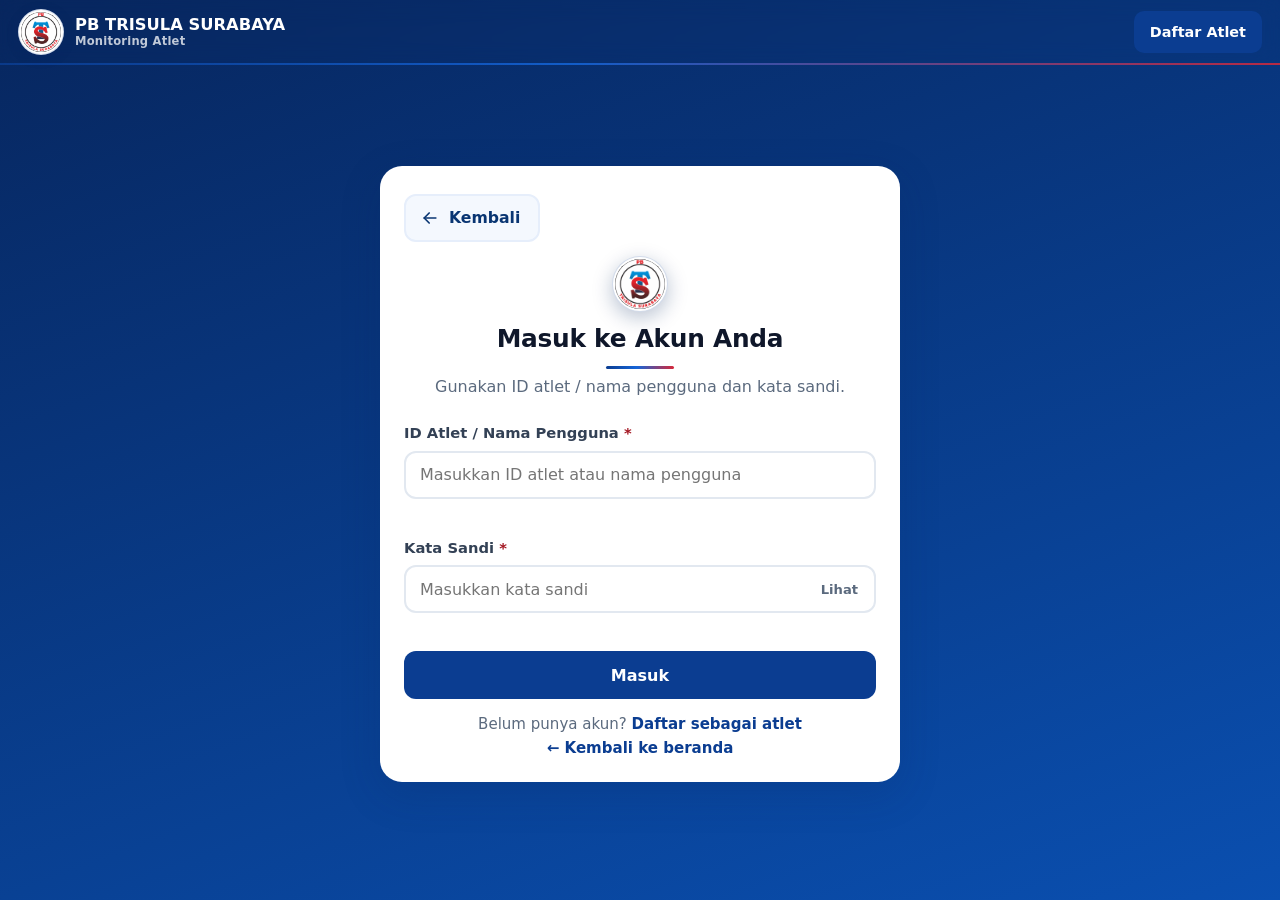
<file: app.html>
<!DOCTYPE html>
<html lang="id">
<head>
  <meta charset="UTF-8">
  <meta name="viewport" content="width=device-width, initial-scale=1, viewport-fit=cover, interactive-widget=resizes-content">
  <meta name="theme-color" content="#0b3d91">
  <link rel="icon" type="image/png" href="assets/favicon.png">
  <title>Dashboard â€” PB TRISULA SURABAYA</title>
  <link rel="stylesheet" href="css/style.css?v=9">
</head>
<body>
  <div class="app-shell">
    <aside class="sidebar" id="sidebar" aria-label="Menu samping"></aside>

    <div class="app-main">
      <header class="app-topbar">
        <div class="flex items-center gap-1" style="min-width:0">
          <img class="brand-logo brand-logo-sm" src="assets/logo-pb-trisula.png" alt="Logo PB Trisula Surabaya" width="38" height="38">
          <button class="icon-btn menu-toggle" id="side-toggle" aria-label="Buka menu">
            <svg width="22" height="22" viewBox="0 0 24 24" fill="none" stroke="currentColor" stroke-width="2" stroke-linecap="round"><path d="M4 7h16"/><path d="M4 12h16"/><path d="M4 17h16"/></svg>
          </button>
          <div style="min-width:0">
            <div class="title" id="page-title">Beranda</div>
            <div class="sub" id="page-sub">PB Trisula Surabaya</div>
          </div>
        </div>
        <div class="topbar-right">
          <button class="icon-btn" id="btn-refresh" aria-label="Muat ulang data">
            <svg width="21" height="21" viewBox="0 0 24 24" fill="none" stroke="currentColor" stroke-width="2" stroke-linecap="round"><path d="M20 12a8 8 0 1 1-2.3-5.6"/><path d="M20 4v5h-5"/></svg>
          </button>
          <button class="btn btn-sm btn-ghost" id="btn-logout">
            <svg width="18" height="18" viewBox="0 0 24 24" fill="none" stroke="currentColor" stroke-width="2" stroke-linecap="round"><path d="M14 4h5v16h-5"/><path d="M10 8l-4 4 4 4"/><path d="M6 12h10"/></svg>
            Keluar
          </button>
        </div>
      </header>

      <main class="app-content" id="page-content"></main>
    </div>

    <nav class="bottom-nav" id="bottom-nav" aria-label="Navigasi bawah"></nav>
    <div class="drawer-backdrop" id="drawer-backdrop" hidden></div>
    <div id="modal-host"></div>
  </div>

  <script src="js/config.js?v=11"></script>
  <script src="js/utils.js?v=11"></script>
  <script src="js/store.js?v=11"></script>
  <script src="js/filestore.js?v=11"></script>
  <script src="js/auth.js?v=11"></script>
  <script src="js/ui.js?v=11"></script>
  <script src="js/charts.js?v=11"></script>
  <script src="js/shared.js?v=11"></script>
  <script src="js/pickers.js?v=11"></script>
<script src="js/kategori.js?v=11"></script>
  <script src="js/jadwal.js?v=11"></script>
  <script src="js/docs.js?v=11"></script>
  <script src="js/landing-store.js?v=11"></script>
  <script src="js/cloud.js?v=11"></script>
  <script src="js/pages-coach.js?v=11"></script>
  <script src="js/pages-assistant.js?v=11"></script>
  <script src="js/pages-athlete.js?v=11"></script>
  <script src="js/pages-landing.js?v=11"></script>
  <script src="js/pages-monitoring.js?v=11"></script>
  <script src="js/kemajuan.js?v=11"></script>
  <script src="js/ekspor.js?v=11"></script>
<script src="js/kartu-atlet.js?v=11"></script>
<script src="js/keuangan.js?v=11"></script>
<script src="js/app.js?v=11"></script>
  <script>
    document.addEventListener('DOMContentLoaded', function () {
      Store.init().then(function () {
        App.init();
      });
    });
  </script>
</body>
</html>
</file>
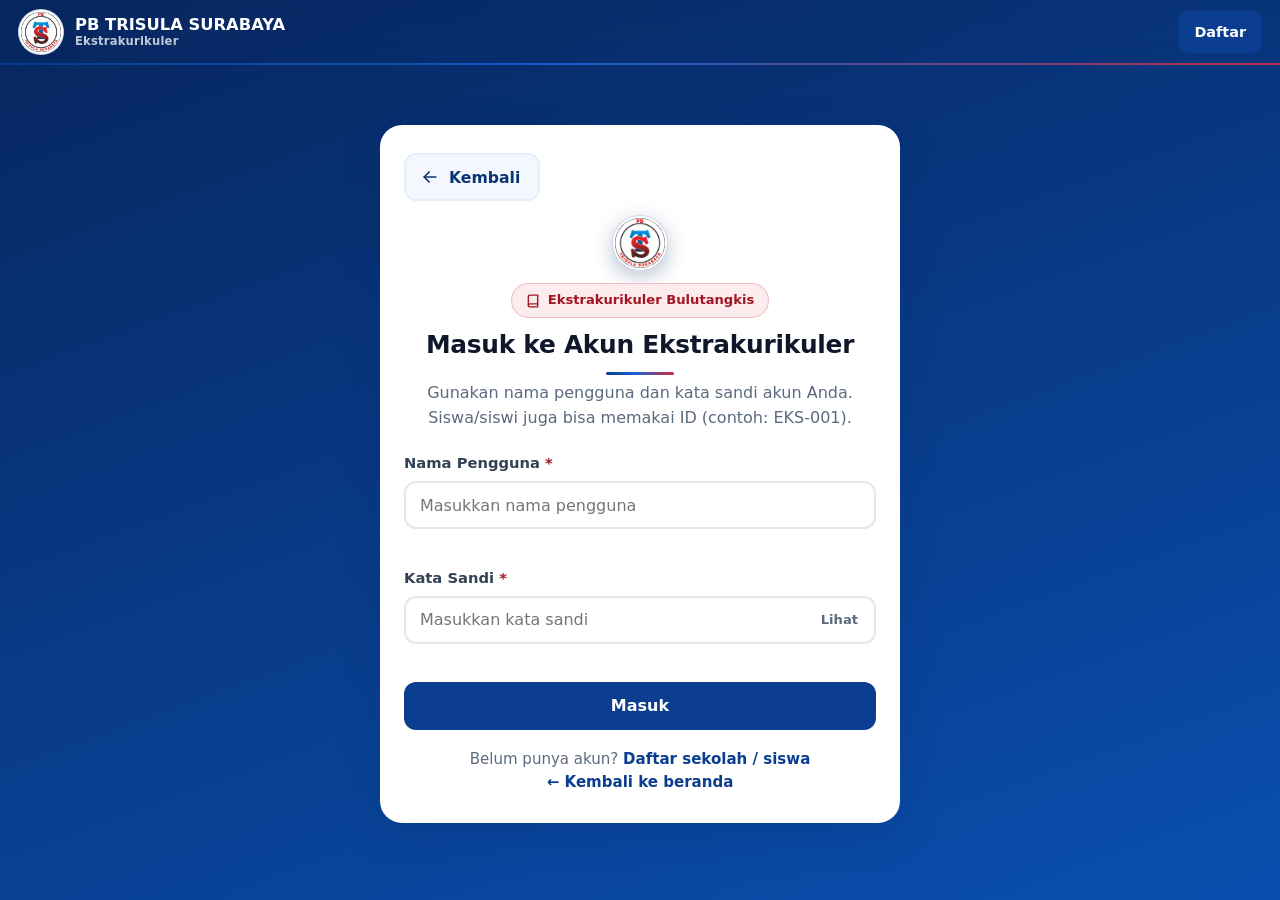
<file: ekskul-app.html>
<!DOCTYPE html>
<html lang="id">
<head>
  <meta charset="UTF-8">
  <meta name="viewport" content="width=device-width, initial-scale=1, viewport-fit=cover, interactive-widget=resizes-content">
  <meta name="theme-color" content="#0b3d91">
  <link rel="icon" type="image/png" href="assets/favicon.png">
  <title>Dashboard Ekstrakurikuler — PB TRISULA SURABAYA</title>
  <link rel="stylesheet" href="css/style.css?v=8">
  <link rel="stylesheet" href="css/ekskul.css?v=3">
</head>
<body>
  <div class="app-shell">
    <aside class="sidebar" id="sidebar" aria-label="Menu samping"></aside>

    <div class="app-main">
      <header class="app-topbar">
        <div class="flex items-center gap-1" style="min-width:0">
          <img class="brand-logo brand-logo-sm" src="assets/logo-pb-trisula.png" alt="Logo PB Trisula Surabaya" width="38" height="38">
          <button class="icon-btn menu-toggle" id="side-toggle" aria-label="Buka menu">
            <svg width="22" height="22" viewBox="0 0 24 24" fill="none" stroke="currentColor" stroke-width="2" stroke-linecap="round"><path d="M4 7h16"/><path d="M4 12h16"/><path d="M4 17h16"/></svg>
          </button>
          <div style="min-width:0">
            <div class="title" id="page-title">Beranda</div>
            <div class="sub" id="page-sub">Ekstrakurikuler</div>
          </div>
        </div>
        <div class="topbar-right">
          <button class="icon-btn" id="btn-refresh" aria-label="Muat ulang data">
            <svg width="21" height="21" viewBox="0 0 24 24" fill="none" stroke="currentColor" stroke-width="2" stroke-linecap="round"><path d="M20 12a8 8 0 1 1-2.3-5.6"/><path d="M20 4v5h-5"/></svg>
          </button>
          <button class="btn btn-sm btn-ghost" id="btn-logout">
            <svg width="18" height="18" viewBox="0 0 24 24" fill="none" stroke="currentColor" stroke-width="2" stroke-linecap="round"><path d="M14 4h5v16h-5"/><path d="M10 8l-4 4 4 4"/><path d="M6 12h10"/></svg>
            Keluar
          </button>
        </div>
      </header>

      <main class="app-content" id="page-content"></main>
    </div>

    <nav class="bottom-nav" id="bottom-nav" aria-label="Navigasi bawah"></nav>
    <div class="drawer-backdrop" id="drawer-backdrop" hidden></div>
    <div id="modal-host"></div>
  </div>

  <script src="js/utils.js?v=8"></script>
  <script src="js/ui.js?v=8"></script>
  <script src="js/ekskul-store.js?v=3"></script>
  <script src="js/ekskul-ui.js?v=2"></script>
  <script src="js/ekskul-pages.js?v=4"></script>
  <script src="js/ekskul-app.js?v=4"></script>
  <script>
    (function () {
      var jalan = false;
      function boot() {
        if (jalan) return;
        jalan = true;
        EkskulApp.init();
      }
      if (document.readyState === 'loading') document.addEventListener('DOMContentLoaded', boot);
      else boot();
    })();
  </script>
</body>
</html>
</file>
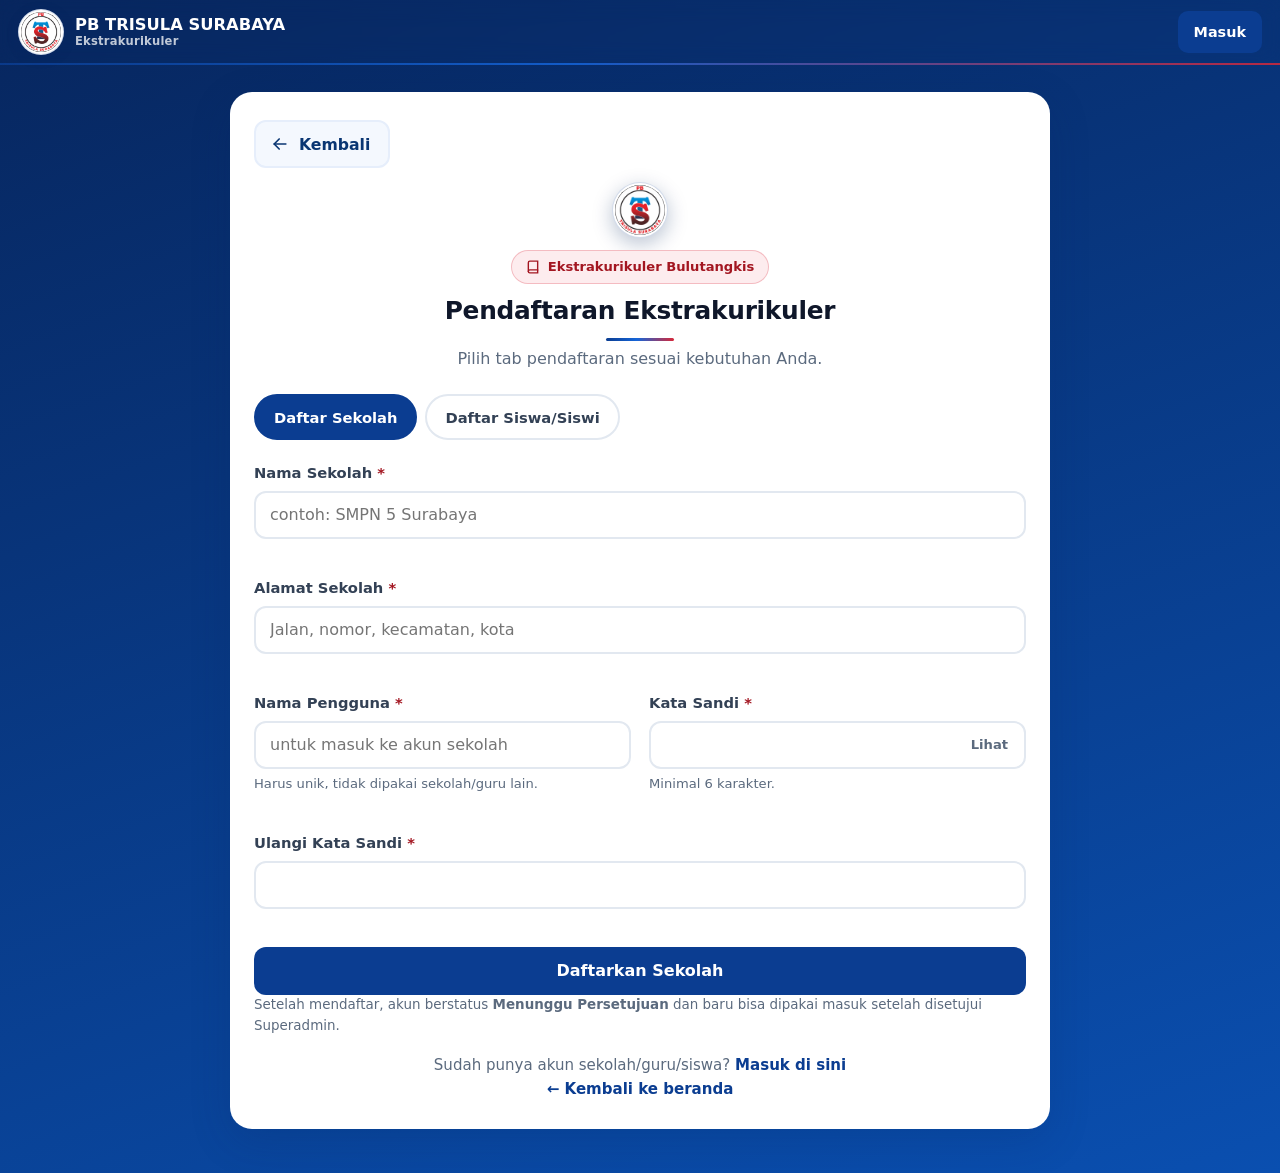
<file: ekskul-daftar.html>
<!DOCTYPE html>
<html lang="id">
<head>
  <meta charset="UTF-8">
  <meta name="viewport" content="width=device-width, initial-scale=1, viewport-fit=cover">
  <meta name="theme-color" content="#0b3d91">
  <link rel="icon" type="image/png" href="assets/favicon.png">
  <title>Daftar Ekstrakurikuler — PB TRISULA SURABAYA</title>
  <link rel="stylesheet" href="css/style.css?v=8">
  <link rel="stylesheet" href="css/ekskul.css?v=3">
</head>
<body>
  <div class="auth-wrap">
    <header class="topbar" style="background:transparent;border:none">
      <a class="brand" href="index.html" style="color:#fff">
        <img class="brand-logo" src="assets/logo-pb-trisula.png" alt="Logo PB Trisula Surabaya" width="46" height="46">
        <div class="brand-text" style="color:#fff">PB TRISULA SURABAYA<small style="color:rgba(255,255,255,.75)">Ekstrakurikuler</small></div>
      </a>
      <a class="btn btn-sm btn-light" href="ekskul-login.html">Masuk</a>
    </header>

    <main class="auth-main">
      <div class="auth-card wide" id="eks-daftar-wrap">
        <div class="back-bar">
          <button type="button" class="btn-back" data-pub-back="ekskul.html">
            <svg width="20" height="20" viewBox="0 0 24 24" fill="none" stroke="currentColor" stroke-width="2" stroke-linecap="round" stroke-linejoin="round"><path d="M19 12H5"/><path d="M11 6l-6 6 6 6"/></svg>
            <span>Kembali</span>
          </button>
        </div>

        <div class="auth-head">
          <img class="brand-logo brand-logo-lg" src="assets/logo-pb-trisula.png" alt="Logo PB Trisula Surabaya" width="56" height="56">
          <span class="eks-badge">
            <svg width="14" height="14" viewBox="0 0 24 24" fill="none" stroke="currentColor" stroke-width="2.4" stroke-linecap="round"><path d="M4 19.5A2.5 2.5 0 0 1 6.5 17H20"/><path d="M6.5 2H20v20H6.5A2.5 2.5 0 0 1 4 19.5v-15A2.5 2.5 0 0 1 6.5 2z"/></svg>
            Ekstrakurikuler Bulutangkis
          </span>
          <h1 id="eks-daftar-judul">Pendaftaran Ekstrakurikuler</h1>
          <p id="eks-daftar-sub">Pilih tab pendaftaran sesuai kebutuhan Anda.</p>
        </div>

        <div class="tabs" role="tablist" id="eks-tab">
          <button type="button" class="tab active" data-mode="sekolah" role="tab">Daftar Sekolah</button>
          <button type="button" class="tab" data-mode="siswa" role="tab">Daftar Siswa/Siswi</button>
        </div>

        <div id="eks-sukses" hidden></div>

        <!-- ===== Tab: Daftar Sekolah ===== -->
        <form id="eks-form-sekolah" novalidate>
          <div class="field">
            <label class="label" for="sk-nama">Nama Sekolah <span class="req">*</span></label>
            <input class="input" type="text" id="sk-nama" name="nama" placeholder="contoh: SMPN 5 Surabaya" required>
            <div class="field-error" data-error-for="nama"></div>
          </div>
          <div class="field">
            <label class="label" for="sk-alamat">Alamat Sekolah <span class="req">*</span></label>
            <input class="input" type="text" id="sk-alamat" name="alamat" placeholder="Jalan, nomor, kecamatan, kota" required>
            <div class="field-error" data-error-for="alamat"></div>
          </div>
          <div class="form-grid cols-2">
            <div class="field">
              <label class="label" for="sk-username">Nama Pengguna <span class="req">*</span></label>
              <input class="input" type="text" id="sk-username" name="username" autocomplete="off" placeholder="untuk masuk ke akun sekolah" required>
              <div class="help">Harus unik, tidak dipakai sekolah/guru lain.</div>
              <div class="field-error" data-error-for="username"></div>
            </div>
            <div class="field">
              <label class="label" for="sk-password">Kata Sandi <span class="req">*</span></label>
              <div class="pw-wrap">
                <input class="input" type="password" id="sk-password" name="password" autocomplete="new-password" required>
                <button type="button" class="pw-toggle" data-pw-toggle="sk-password">Lihat</button>
              </div>
              <div class="help">Minimal 6 karakter.</div>
              <div class="field-error" data-error-for="password"></div>
            </div>
          </div>
          <div class="field">
            <label class="label" for="sk-password2">Ulangi Kata Sandi <span class="req">*</span></label>
            <input class="input" type="password" id="sk-password2" name="password2" autocomplete="new-password" required>
            <div class="field-error" data-error-for="password2"></div>
          </div>
          <button class="btn btn-block" type="submit">Daftarkan Sekolah</button>
          <p class="hint-kecil mt-2 mb-0">Setelah mendaftar, akun berstatus <b>Menunggu Persetujuan</b> dan baru bisa dipakai masuk setelah disetujui Superadmin.</p>
        </form>

        <!-- ===== Tab: Daftar Siswa/Siswi ===== -->
        <form id="eks-form-siswa" hidden novalidate>
          <div class="form-grid cols-2">
            <div class="field">
              <label class="label" for="sw-nama">Nama <span class="req">*</span></label>
              <input class="input" type="text" id="sw-nama" name="nama" placeholder="Nama lengkap siswa/siswi" required>
              <div class="field-error" data-error-for="nama"></div>
            </div>
            <div class="field">
              <label class="label" for="sw-kelas">Kelas <span class="req">*</span></label>
              <input class="input" type="text" id="sw-kelas" name="kelas" placeholder="contoh: 8A" required>
              <div class="field-error" data-error-for="kelas"></div>
            </div>
          </div>
          <div class="field">
            <label class="label" for="sw-cari-sekolah">Asal Sekolah <span class="req">*</span></label>
            <p class="hint-kecil">Ketik nama sekolah untuk mencari, lalu pilih dari daftar.</p>
            <input class="input" type="search" id="sw-cari-sekolah" placeholder="Cari sekolah yang sudah disetujui..." autocomplete="off">
            <div class="combo-hasil" id="sw-daftar-sekolah" hidden></div>
            <input type="hidden" id="sw-sekolah-id" value="">
            <div class="help" id="sw-sekolah-terpilih">Belum ada sekolah dipilih.</div>
            <div class="field-error" data-error-for="sekolah"></div>
          </div>
          <div class="form-grid cols-2">
            <div class="field">
              <label class="label" for="sw-jk">Jenis Kelamin <span class="req">*</span></label>
              <select class="input" id="sw-jk" name="jk" required>
                <option value="">-- Pilih --</option>
                <option value="Laki-laki">Laki-laki</option>
                <option value="Perempuan">Perempuan</option>
              </select>
              <div class="field-error" data-error-for="jk"></div>
            </div>
            <div class="field">
              <label class="label" for="sw-usia">Usia <span class="req">*</span></label>
              <input class="input" type="number" id="sw-usia" name="usia" min="5" max="25" step="1" placeholder="angka 5 - 25" required>
              <div class="field-error" data-error-for="usia"></div>
            </div>
          </div>
          <div class="form-grid cols-2">
            <div class="field">
              <label class="label" for="sw-username">Nama Pengguna <span class="req">*</span></label>
              <input class="input" type="text" id="sw-username" name="username" autocomplete="off" placeholder="untuk masuk ke akun siswa" required>
              <div class="field-error" data-error-for="username"></div>
            </div>
            <div class="field">
              <label class="label" for="sw-password">Kata Sandi <span class="req">*</span></label>
              <div class="pw-wrap">
                <input class="input" type="password" id="sw-password" name="password" autocomplete="new-password" placeholder="minimal 6 karakter" required>
                <button type="button" class="pw-toggle" data-pw-toggle="sw-password">Lihat</button>
              </div>
              <div class="field-error" data-error-for="password"></div>
            </div>
          </div>
          <div class="field">
            <label class="label" for="sw-password2">Ulangi Kata Sandi <span class="req">*</span></label>
            <div class="pw-wrap">
              <input class="input" type="password" id="sw-password2" name="password2" autocomplete="new-password" placeholder="ketik ulang kata sandi" required>
              <button type="button" class="pw-toggle" data-pw-toggle="sw-password2">Lihat</button>
            </div>
            <div class="field-error" data-error-for="password2"></div>
          </div>
          <button class="btn btn-block" type="submit">Daftarkan Siswa/Siswi</button>
          <p class="hint-kecil mt-2 mb-0">ID siswa (EKS-001, EKS-002, dst.) dibuat otomatis. Siswa bisa masuk dengan nama pengguna di atas untuk melihat nilai, absensi, dan hasil pertandingannya sendiri.</p>
        </form>

        <div class="auth-foot">
          Sudah punya akun sekolah/guru/siswa? <a href="ekskul-login.html">Masuk di sini</a><br>
          <a href="index.html">← Kembali ke beranda</a>
        </div>
      </div>
    </main>
  </div>

  <script src="js/utils.js?v=8"></script>
  <script src="js/ekskul-store.js?v=3"></script>
  <script>
    (function () {
      var jalan = false;

      function bindBack() {
        document.querySelectorAll('[data-pub-back]').forEach(function (btn) {
          btn.addEventListener('click', function () {
            window.location.href = btn.getAttribute('data-pub-back');
          });
        });
      }

      function bindPwToggle() {
        document.querySelectorAll('[data-pw-toggle]').forEach(function (btn) {
          btn.addEventListener('click', function () {
            var input = document.getElementById(btn.getAttribute('data-pw-toggle'));
            if (!input) return;
            if (input.type === 'password') {
              input.type = 'text';
              btn.textContent = 'Sembunyi';
            } else {
              input.type = 'password';
              btn.textContent = 'Lihat';
            }
          });
        });
      }

      function clearErrors(form) {
        form.querySelectorAll('[data-error-for]').forEach(function (slot) {
          slot.textContent = '';
        });
        form.querySelectorAll('.input-error').forEach(function (el) {
          el.classList.remove('input-error');
        });
      }

      function showError(form, name, message) {
        var slot = form.querySelector('[data-error-for="' + name + '"]');
        if (slot) slot.textContent = message;
        var input = form.querySelector('[name="' + name + '"], #' + name);
        if (input && input.classList) input.classList.add('input-error');
      }

      function tampilkanSukses(judul, isi) {
        var box = document.getElementById('eks-sukses');
        box.hidden = false;
        box.className = 'pesan-panel ok';
        box.innerHTML = '<b>' + Utils.esc(judul) + '</b>' + Utils.esc(isi);
        box.scrollIntoView({ behavior: 'smooth', block: 'center' });
      }

      function sekolahAktifList() {
        return EkskulStore.where('schools', function (s) {
          return s.status === 'aktif';
        }).sort(function (a, b) {
          return String(a.nama).localeCompare(String(b.nama));
        });
      }

      /* ----- Pencarian sekolah pada tab siswa ----- */
      function bindSekolahSearch() {
        var cari = document.getElementById('sw-cari-sekolah');
        var daftar = document.getElementById('sw-daftar-sekolah');
        var hiddenId = document.getElementById('sw-sekolah-id');
        var terpilih = document.getElementById('sw-sekolah-terpilih');

        function render(q) {
          var list = sekolahAktifList().filter(function (s) {
            if (!q) return true;
            return (s.nama + ' ' + (s.alamat || '')).toLowerCase().indexOf(q) !== -1;
          });
          if (!list.length) {
            daftar.innerHTML = '<button type="button" disabled>Tidak ada sekolah cocok</button>';
          } else {
            daftar.innerHTML = list.map(function (s) {
              return '<button type="button" data-id="' + Utils.esc(s.id) + '">' + Utils.esc(s.nama) +
                (s.alamat ? '<small>' + Utils.esc(s.alamat) + '</small>' : '') + '</button>';
            }).join('');
          }
          daftar.hidden = false;
        }

        cari.addEventListener('focus', function () {
          render(String(cari.value || '').trim().toLowerCase());
        });
        cari.addEventListener('input', function () {
          hiddenId.value = '';
          terpilih.textContent = 'Belum ada sekolah dipilih.';
          render(String(cari.value || '').trim().toLowerCase());
        });
        daftar.addEventListener('click', function (e) {
          var btn = e.target.closest ? e.target.closest('[data-id]') : null;
          if (!btn) return;
          var id = btn.getAttribute('data-id');
          var found = null;
          sekolahAktifList().forEach(function (s) {
            if (s.id === id) found = s;
          });
          if (!found) return;
          hiddenId.value = found.id;
          cari.value = found.nama;
          terpilih.textContent = 'Sekolah terpilih: ' + found.nama;
          daftar.hidden = true;
        });
        document.addEventListener('click', function (e) {
          if (!daftar.contains(e.target) && e.target !== cari) daftar.hidden = true;
        });
      }

      /* ----- Tab switching ----- */
      function bindTabs() {
        var tabs = document.getElementById('eks-tab');
        var formSekolah = document.getElementById('eks-form-sekolah');
        var formSiswa = document.getElementById('eks-form-siswa');
        tabs.addEventListener('click', function (e) {
          var btn = e.target.closest ? e.target.closest('[data-mode]') : null;
          if (!btn) return;
          var mode = btn.getAttribute('data-mode');
          tabs.querySelectorAll('[data-mode]').forEach(function (b) {
            b.classList.toggle('active', b === btn);
          });
          formSekolah.hidden = mode !== 'sekolah';
          formSiswa.hidden = mode !== 'siswa';
        });
      }

      function boot() {
        if (jalan) return;
        jalan = true;
        bindBack();
        bindPwToggle();
        bindTabs();
        EkskulStore.init();

        /* ----- Submit: Daftar Sekolah ----- */
        var formSekolah = document.getElementById('eks-form-sekolah');
        formSekolah.addEventListener('submit', function (e) {
          e.preventDefault();
          clearErrors(formSekolah);
          var nama = document.getElementById('sk-nama').value.trim();
          var alamat = document.getElementById('sk-alamat').value.trim();
          var username = document.getElementById('sk-username').value.trim();
          var password = document.getElementById('sk-password').value;
          var password2 = document.getElementById('sk-password2').value;
          var valid = true;

          if (!nama) { showError(formSekolah, 'nama', 'Nama sekolah wajib diisi.'); valid = false; }
          if (!alamat) { showError(formSekolah, 'alamat', 'Alamat sekolah wajib diisi.'); valid = false; }
          if (!username) {
            showError(formSekolah, 'username', 'Nama pengguna wajib diisi.');
            valid = false;
          } else if (EkskulData.usernameTaken(username)) {
            showError(formSekolah, 'username', 'Nama pengguna sudah dipakai atau tidak boleh dipakai.');
            valid = false;
          }
          if (password.length < 6) {
            showError(formSekolah, 'password', 'Kata sandi minimal 6 karakter.');
            valid = false;
          } else if (password !== password2) {
            showError(formSekolah, 'password2', 'Ketikan kata sandi tidak sama.');
            valid = false;
          }
          if (!valid) return;

          var btn = formSekolah.querySelector('button[type="submit"]');
          btn.disabled = true;

          EkskulData.daftarSekolah({ nama: nama, alamat: alamat, username: username, password: password }).then(function () {
            formSekolah.reset();
            tampilkanSukses('Pendaftaran sekolah diterima!',
              'Akun sekolah "' + nama + '" berstatus Menunggu Persetujuan. Silakan tunggu Superadmin menyetujui, lalu Anda bisa masuk dengan nama pengguna "' + username + '".');
          }, function (err) {
            showError(formSekolah, 'username', err.message || 'Pendaftaran gagal.');
          }).then(function () {
            btn.disabled = false;
          });
        });

        /* ----- Submit: Daftar Siswa/Siswi ----- */
        var formSiswa = document.getElementById('eks-form-siswa');
        formSiswa.addEventListener('submit', function (e) {
          e.preventDefault();
          clearErrors(formSiswa);
          var nama = document.getElementById('sw-nama').value.trim();
          var kelas = document.getElementById('sw-kelas').value.trim();
          var sekolahId = document.getElementById('sw-sekolah-id').value;
          var jk = document.getElementById('sw-jk').value;
          var usiaRaw = document.getElementById('sw-usia').value;
          var usia = Number(usiaRaw);
          var username = document.getElementById('sw-username').value.trim();
          var password = document.getElementById('sw-password').value;
          var password2 = document.getElementById('sw-password2').value;
          var valid = true;

          if (!nama) { showError(formSiswa, 'nama', 'Nama wajib diisi.'); valid = false; }
          if (!kelas) { showError(formSiswa, 'kelas', 'Kelas wajib diisi.'); valid = false; }
          if (!sekolahId) { showError(formSiswa, 'sekolah', 'Pilih asal sekolah dari daftar.'); valid = false; }
          if (!jk) { showError(formSiswa, 'jk', 'Jenis kelamin wajib dipilih.'); valid = false; }
          if (!usiaRaw || !isFinite(usia) || Math.floor(usia) !== usia || usia < 5 || usia > 25) {
            showError(formSiswa, 'usia', 'Usia harus bilangan bulat antara 5 dan 25.');
            valid = false;
          }
          if (!username) {
            showError(formSiswa, 'username', 'Nama pengguna wajib diisi.');
            valid = false;
          } else if (EkskulData.usernameTaken(username)) {
            showError(formSiswa, 'username', 'Nama pengguna sudah dipakai atau tidak boleh dipakai.');
            valid = false;
          }
          if (password.length < 6) {
            showError(formSiswa, 'password', 'Kata sandi minimal 6 karakter.');
            valid = false;
          } else if (password !== password2) {
            showError(formSiswa, 'password2', 'Ketikan kata sandi tidak sama.');
            valid = false;
          }
          if (!valid) return;

          function simpan() {
            var btn = formSiswa.querySelector('button[type="submit"]');
            btn.disabled = true;
            EkskulData.daftarSiswa({
              nama: nama, kelas: kelas, sekolah_id: sekolahId, jk: jk, usia: usia,
              username: username, password: password
            }).then(function (siswa) {
              formSiswa.reset();
              document.getElementById('sw-sekolah-id').value = '';
              document.getElementById('sw-sekolah-terpilih').textContent = 'Belum ada sekolah dipilih.';
              tampilkanSukses('Pendaftaran siswa/siswi berhasil!',
                'ID ' + siswa.id_siswa + ' telah diberikan untuk ' + siswa.nama + ' (' + siswa.kelas + ', ' + EkskulData.namaSekolah(siswa.sekolah_id) + '). Akun login: nama pengguna "' + siswa.username + '" — gunakan untuk melihat nilai, absensi, dan hasil pertandingan sendiri.');
            }, function (err) {
              showError(formSiswa, 'nama', err.message || 'Pendaftaran gagal.');
            }).then(function () {
              btn.disabled = false;
            });
          }

          var duplikat = EkskulData.duplikatSiswa({
            nama: nama, kelas: kelas, sekolah_id: sekolahId
          });
          if (duplikat) {
            if (window.confirm('Peringatan: sudah ada siswa dengan nama, kelas, dan sekolah yang sama ("' + duplikat.id_siswa + '"). Tetap daftarkan siswa ini?')) {
              simpan();
            }
            return;
          }
          simpan();
        });

        bindSekolahSearch();
      }

      if (document.readyState === 'loading') document.addEventListener('DOMContentLoaded', boot);
      else boot();
    })();
  </script>
</body>
</html>
</file>
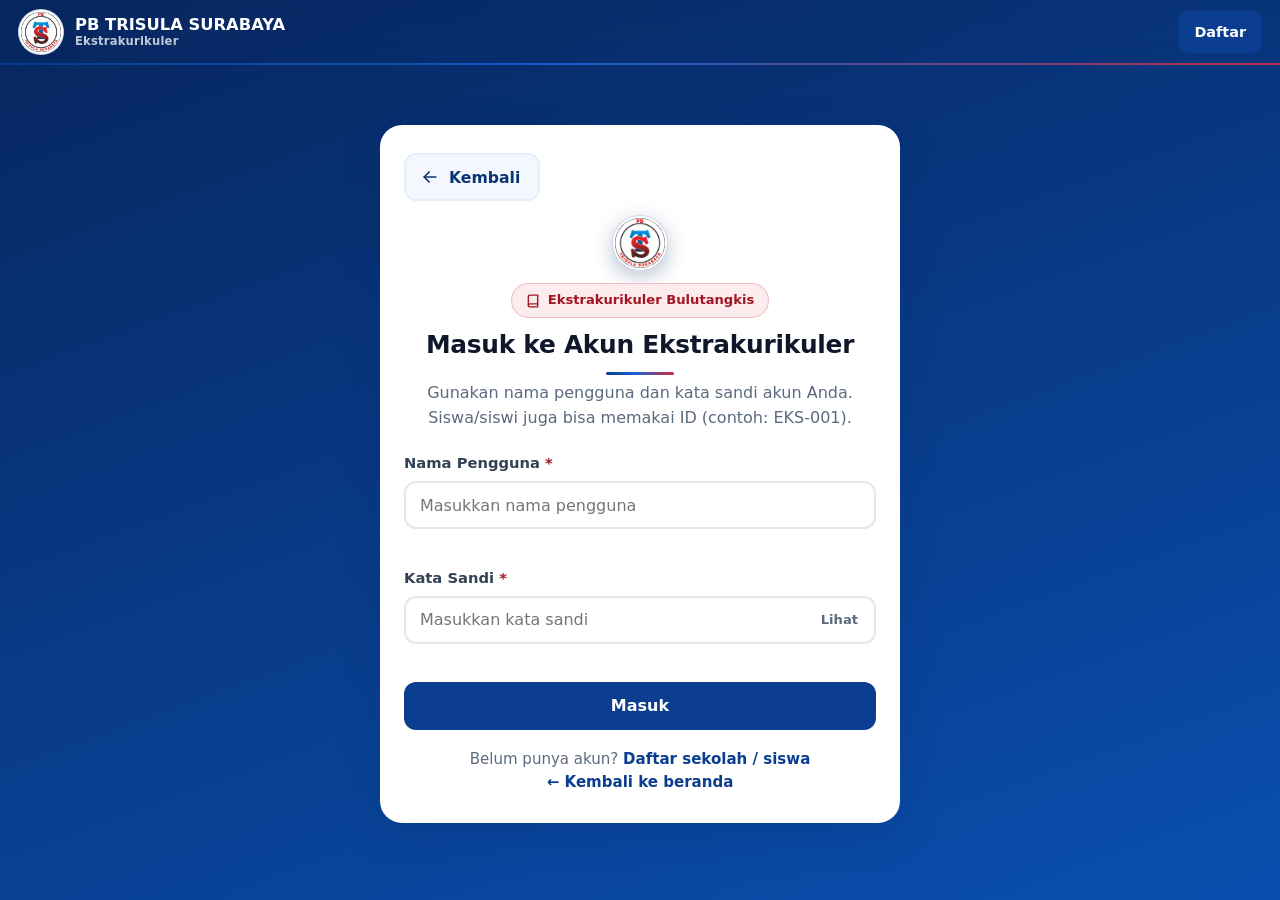
<file: ekskul-login.html>
<!DOCTYPE html>
<html lang="id">
<head>
  <meta charset="UTF-8">
  <meta name="viewport" content="width=device-width, initial-scale=1, viewport-fit=cover">
  <meta name="theme-color" content="#0b3d91">
  <link rel="icon" type="image/png" href="assets/favicon.png">
  <title>Masuk Ekstrakurikuler — PB TRISULA SURABAYA</title>
  <link rel="stylesheet" href="css/style.css?v=8">
  <link rel="stylesheet" href="css/ekskul.css?v=3">
</head>
<body>
  <div class="auth-wrap">
    <header class="topbar" style="background:transparent;border:none">
      <a class="brand" href="index.html" style="color:#fff">
        <img class="brand-logo" src="assets/logo-pb-trisula.png" alt="Logo PB Trisula Surabaya" width="46" height="46">
        <div class="brand-text" style="color:#fff">PB TRISULA SURABAYA<small style="color:rgba(255,255,255,.75)">Ekstrakurikuler</small></div>
      </a>
      <a class="btn btn-sm btn-light" href="ekskul-daftar.html">Daftar</a>
    </header>

    <main class="auth-main">
      <div class="auth-card" id="eks-login-wrap">
        <div class="back-bar">
          <button type="button" class="btn-back" data-pub-back="ekskul.html">
            <svg width="20" height="20" viewBox="0 0 24 24" fill="none" stroke="currentColor" stroke-width="2" stroke-linecap="round" stroke-linejoin="round"><path d="M19 12H5"/><path d="M11 6l-6 6 6 6"/></svg>
            <span>Kembali</span>
          </button>
        </div>

        <div class="auth-head">
          <img class="brand-logo brand-logo-lg" src="assets/logo-pb-trisula.png" alt="Logo PB Trisula Surabaya" width="56" height="56">
          <span class="eks-badge">
            <svg width="14" height="14" viewBox="0 0 24 24" fill="none" stroke="currentColor" stroke-width="2.4" stroke-linecap="round"><path d="M4 19.5A2.5 2.5 0 0 1 6.5 17H20"/><path d="M6.5 2H20v20H6.5A2.5 2.5 0 0 1 4 19.5v-15A2.5 2.5 0 0 1 6.5 2z"/></svg>
            Ekstrakurikuler Bulutangkis
          </span>
          <h1>Masuk ke Akun Ekstrakurikuler</h1>
          <p>Gunakan nama pengguna dan kata sandi akun Anda. Siswa/siswi juga bisa memakai ID (contoh: EKS-001).</p>
        </div>

        <div id="eks-pesan" hidden></div>

        <form id="eks-login-form" novalidate data-no-dirty>
          <div class="field">
            <label class="label" for="eks-username">Nama Pengguna <span class="req">*</span></label>
            <input class="input" type="text" id="eks-username" name="username" placeholder="Masukkan nama pengguna" autocomplete="username" required>
            <div class="field-error" data-error-for="username"></div>
          </div>

          <div class="field">
            <label class="label" for="eks-password">Kata Sandi <span class="req">*</span></label>
            <div class="pw-wrap">
              <input class="input" type="password" id="eks-password" name="password" placeholder="Masukkan kata sandi" autocomplete="current-password" required>
              <button type="button" class="pw-toggle" data-pw-toggle="eks-password">Lihat</button>
            </div>
            <div class="field-error" data-error-for="password"></div>
          </div>

          <button class="btn btn-block" type="submit">Masuk</button>
        </form>

        <div class="auth-foot">
          Belum punya akun? <a href="ekskul-daftar.html">Daftar sekolah / siswa</a><br>
          <a href="index.html">← Kembali ke beranda</a>
        </div>
      </div>
    </main>
  </div>

  <script src="js/config.js?v=8"></script>
  <script src="js/utils.js?v=8"></script>
  <script src="js/store.js?v=8"></script>
  <script src="js/auth.js?v=8"></script>
  <script src="js/ekskul-store.js?v=3"></script>
  <script>
    (function () {
      var jalan = false;

      function bindBack() {
        document.querySelectorAll('[data-pub-back]').forEach(function (btn) {
          btn.addEventListener('click', function () {
            window.location.href = btn.getAttribute('data-pub-back');
          });
        });
      }

      function bindPwToggle() {
        document.querySelectorAll('[data-pw-toggle]').forEach(function (btn) {
          btn.addEventListener('click', function () {
            var input = document.getElementById(btn.getAttribute('data-pw-toggle'));
            if (!input) return;
            if (input.type === 'password') {
              input.type = 'text';
              btn.textContent = 'Sembunyi';
            } else {
              input.type = 'password';
              btn.textContent = 'Lihat';
            }
          });
        });
      }

      function tampilkanPesan(judul, isi, tipe) {
        var box = document.getElementById('eks-pesan');
        box.hidden = false;
        box.className = 'pesan-panel ' + (tipe || 'err');
        box.innerHTML = '<b>' + Utils.esc(judul) + '</b>' + Utils.esc(isi);
      }

      function boot() {
        if (jalan) return;
        jalan = true;
        bindBack();
        bindPwToggle();
        EkskulStore.init();

        // Bila sudah masuk, langsung ke dashboard.
        if (EkskulAuth.getSession()) {
          window.location.replace('ekskul-app.html');
          return;
        }

        var form = document.getElementById('eks-login-form');
        form.addEventListener('submit', function (e) {
          e.preventDefault();
          var username = document.getElementById('eks-username').value.trim();
          var password = document.getElementById('eks-password').value;
          var errors = {};
          document.querySelectorAll('[data-error-for]').forEach(function (slot) {
            slot.textContent = '';
          });
          document.querySelectorAll('.input-error').forEach(function (el) {
            el.classList.remove('input-error');
          });
          var box = document.getElementById('eks-pesan');
          box.hidden = true;

          if (!username) errors.username = 'Nama pengguna wajib diisi.';
          if (!password) errors.password = 'Kata sandi wajib diisi.';
          if (Object.keys(errors).length) {
            Utils.showErrors(form, errors);
            return;
          }

          EkskulAuth.login(username, password).then(function (session) {
            window.location.replace('ekskul-app.html');
          }, function (err) {
            // Pesan error umum untuk salah kata sandi / akun tidak dikenal.
            var msg = err && err.message ? err.message : 'Nama pengguna atau kata sandi salah.';
            tampilkanPesan('Gagal Masuk', msg, 'err');
          });
        });
      }

      if (document.readyState === 'loading') document.addEventListener('DOMContentLoaded', boot);
      else boot();
    })();
  </script>
</body>
</html>
</file>
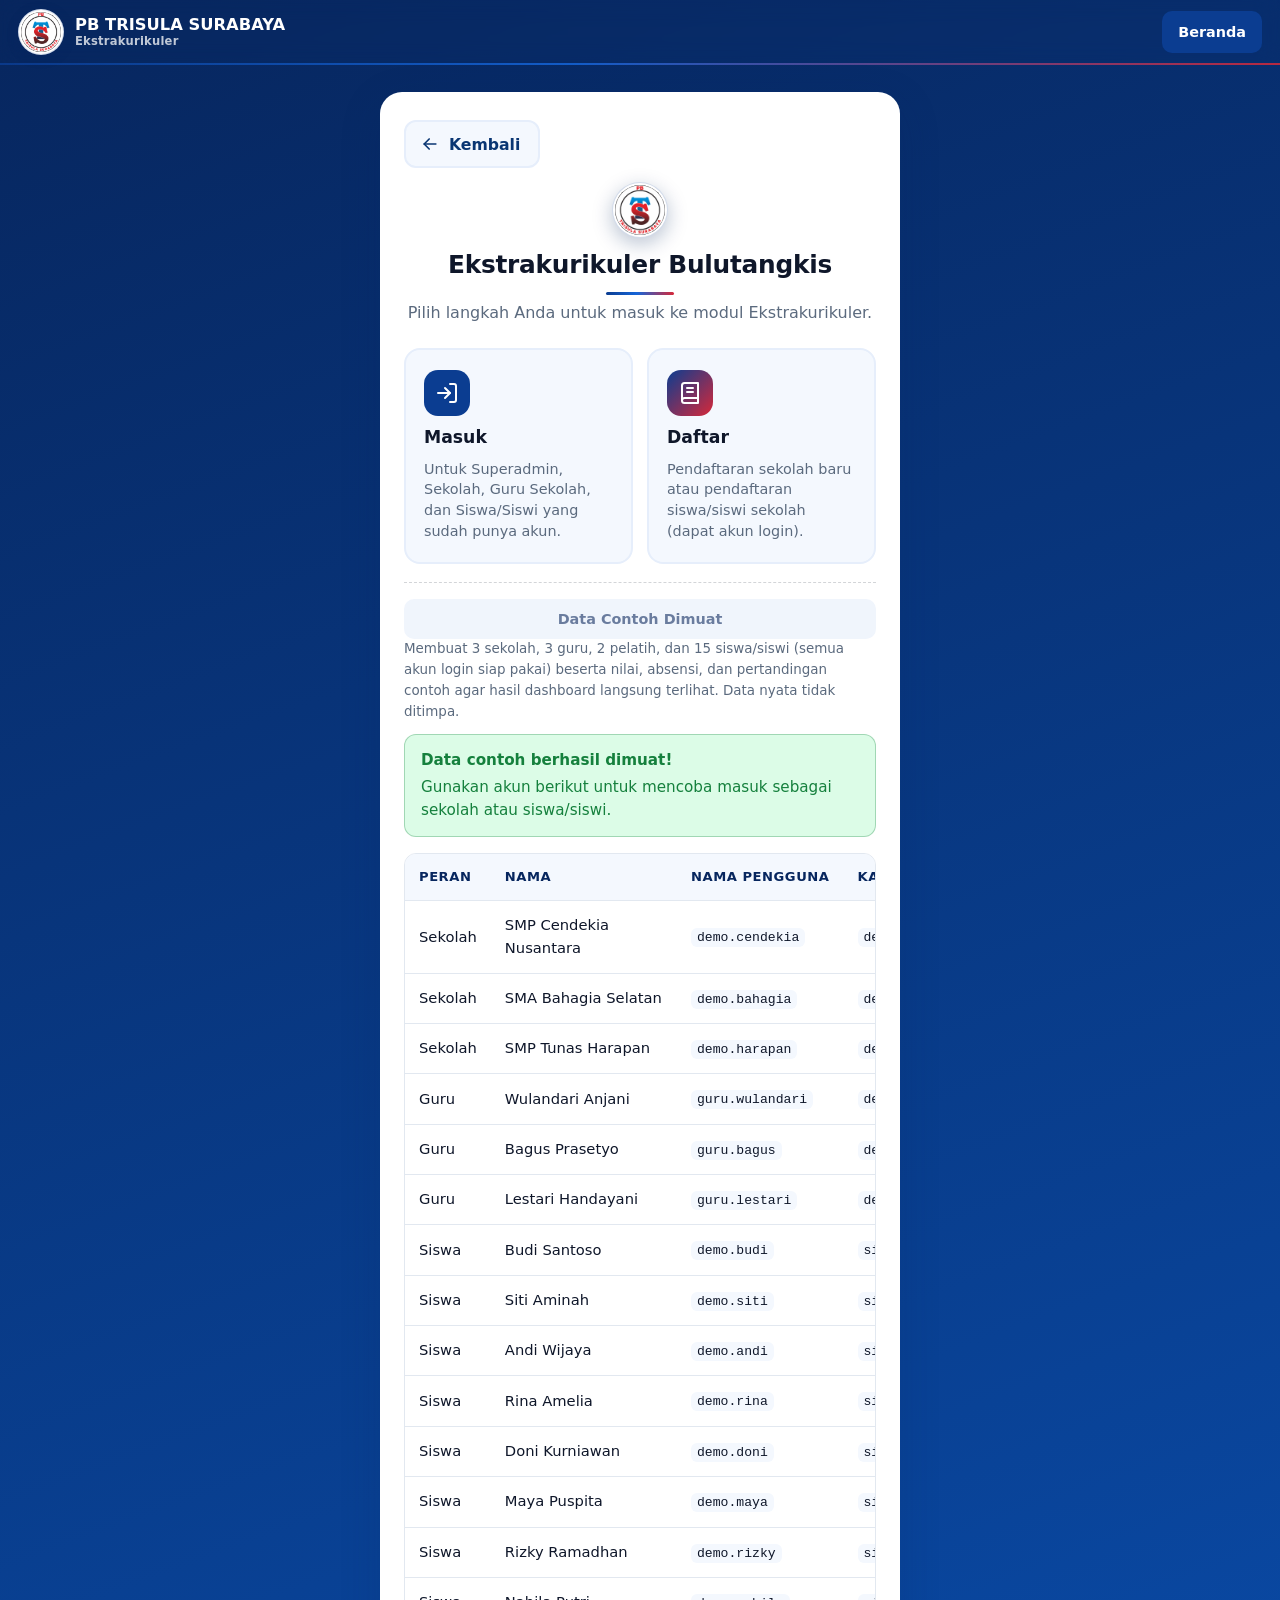
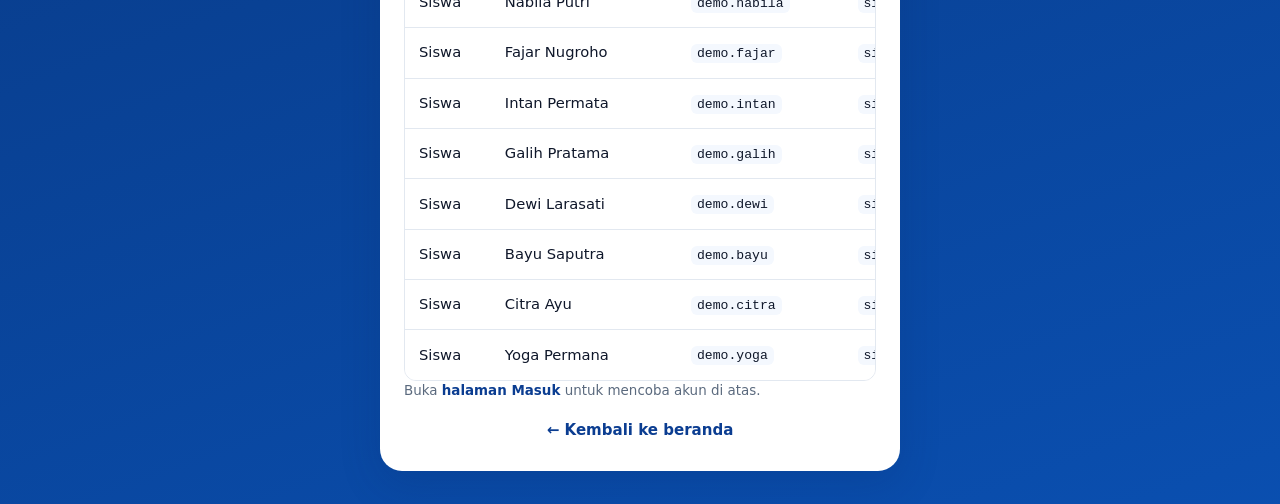
<file: ekskul.html>
<!DOCTYPE html>
<html lang="id">
<head>
  <meta charset="UTF-8">
  <meta name="viewport" content="width=device-width, initial-scale=1, viewport-fit=cover">
  <meta name="theme-color" content="#0b3d91">
  <meta name="description" content="Modul Ekstrakurikuler Bulutangkis Sekolah — PB Trisula Surabaya.">
  <link rel="icon" type="image/png" href="assets/favicon.png">
  <title>Ekstrakurikuler — PB TRISULA SURABAYA</title>
  <link rel="stylesheet" href="css/style.css?v=8">
  <link rel="stylesheet" href="css/ekskul.css?v=3">
</head>
<body>
  <div class="auth-wrap">
    <header class="topbar" style="background:transparent;border:none">
      <a class="brand" href="index.html" style="color:#fff">
        <img class="brand-logo" src="assets/logo-pb-trisula.png" alt="Logo PB Trisula Surabaya" width="46" height="46">
        <div class="brand-text" style="color:#fff">PB TRISULA SURABAYA<small style="color:rgba(255,255,255,.75)">Ekstrakurikuler</small></div>
      </a>
      <a class="btn btn-sm btn-light" href="index.html">Beranda</a>
    </header>

    <main class="auth-main">
      <div class="auth-card">
        <div class="back-bar">
          <button type="button" class="btn-back" data-pub-back="index.html">
            <svg width="20" height="20" viewBox="0 0 24 24" fill="none" stroke="currentColor" stroke-width="2" stroke-linecap="round" stroke-linejoin="round"><path d="M19 12H5"/><path d="M11 6l-6 6 6 6"/></svg>
            <span>Kembali</span>
          </button>
        </div>

        <div class="auth-head">
          <img class="brand-logo brand-logo-lg" src="assets/logo-pb-trisula.png" alt="Logo PB Trisula Surabaya" width="56" height="56">
          <h1>Ekstrakurikuler Bulutangkis</h1>
          <p>Pilih langkah Anda untuk masuk ke modul Ekstrakurikuler.</p>
        </div>

        <div class="pilih-grid">
          <a class="pilih-kartu" href="ekskul-login.html">
            <span class="pilih-ikon">
              <svg width="24" height="24" viewBox="0 0 24 24" fill="none" stroke="currentColor" stroke-width="2" stroke-linecap="round" stroke-linejoin="round"><path d="M15 3h4a2 2 0 0 1 2 2v14a2 2 0 0 1-2 2h-4"/><path d="M10 17l5-5-5-5"/><path d="M15 12H3"/></svg>
            </span>
            <b>Masuk</b>
            <span>Untuk Superadmin, Sekolah, Guru Sekolah, dan Siswa/Siswi yang sudah punya akun.</span>
          </a>
          <a class="pilih-kartu accent" href="ekskul-daftar.html">
            <span class="pilih-ikon">
              <svg width="24" height="24" viewBox="0 0 24 24" fill="none" stroke="currentColor" stroke-width="2" stroke-linecap="round" stroke-linejoin="round"><path d="M4 19.5A2.5 2.5 0 0 1 6.5 17H20"/><path d="M6.5 2H20v20H6.5A2.5 2.5 0 0 1 4 19.5v-15A2.5 2.5 0 0 1 6.5 2z"/><path d="M9 7h6"/><path d="M9 11h6"/></svg>
            </span>
            <b>Daftar</b>
            <span>Pendaftaran sekolah baru atau pendaftaran siswa/siswi sekolah (dapat akun login).</span>
          </a>
        </div>

        <div class="seed-box mt-2">
          <button type="button" class="btn btn-sm btn-secondary btn-block" id="btn-seed">Muat Data Contoh (Demo)</button>
          <p class="hint-kecil mt-1 mb-0">Membuat 3 sekolah, 3 guru, 2 pelatih, dan 15 siswa/siswi (semua akun login siap pakai) beserta nilai, absensi, dan pertandingan contoh agar hasil dashboard langsung terlihat. Data nyata tidak ditimpa.</p>
          <div id="seed-info" hidden></div>
        </div>

        <div class="auth-foot">
          <a href="index.html">← Kembali ke beranda</a>
        </div>
      </div>
    </main>
  </div>

  <script src="js/utils.js?v=8"></script>
  <script src="js/ekskul-store.js?v=3"></script>
  <script src="js/ekskul-seed.js?v=3"></script>
  <script>
    (function () {
      function bindBack() {
        document.querySelectorAll('[data-pub-back]').forEach(function (btn) {
          btn.addEventListener('click', function () {
            window.location.href = btn.getAttribute('data-pub-back');
          });
        });
      }

      function tampilkanHasil(hasil, gulir) {
        var info = document.getElementById('seed-info');
        var btn = document.getElementById('btn-seed');
        if (!info || !btn) return;
        var html = '<div class="pesan-panel ' + (hasil.sudah ? 'err' : 'ok') + '">' +
          '<b>' + (hasil.sudah ? 'Data contoh sudah ada sebelumnya.' : 'Data contoh berhasil dimuat!') + '</b>' +
          (hasil.sudah
            ? 'Akun di bawah sudah bisa dipakai masuk.'
            : 'Gunakan akun berikut untuk mencoba masuk sebagai sekolah atau siswa/siswi.') +
          '</div>' +
          '<div class="table-wrap mt-1"><table class="table"><thead><tr>' +
          '<th>Peran</th><th>Nama</th><th>Nama Pengguna</th><th>Kata Sandi</th>' +
          '</tr></thead><tbody>' +
          hasil.akun.map(function (a) {
            return '<tr><td>' + Utils.esc(a.peran) + '</td><td>' + Utils.esc(a.nama) +
              '</td><td><code>' + Utils.esc(a.username) + '</code></td><td><code>' + Utils.esc(a.password) + '</code></td></tr>';
          }).join('') +
          '</tbody></table></div>' +
          '<p class="hint-kecil mt-1 mb-0">Buka <a href="ekskul-login.html">halaman Masuk</a> untuk mencoba akun di atas.</p>';
        info.hidden = false;
        info.innerHTML = html;
        btn.textContent = hasil.sudah ? 'Data Contoh Sudah Dimuat' : 'Data Contoh Dimuat';
        if (gulir) info.scrollIntoView({ behavior: 'smooth', block: 'nearest' });
      }

      function muatContoh() {
        var btn = document.getElementById('btn-seed');
        var info = document.getElementById('seed-info');
        if (!btn || !info || btn.disabled) return;
        btn.disabled = true;
        btn.textContent = 'Menyiapkan data contoh...';
        EkskulSeed.muat().then(function (hasil) { tampilkanHasil(hasil, true); }, function (err) {
          info.hidden = false;
          info.innerHTML = '<div class="pesan-panel err"><b>Gagal memuat data contoh.</b>' +
            Utils.esc(err && err.message ? err.message : String(err)) + '</div>';
          btn.disabled = false;
          btn.textContent = 'Muat Data Contoh (Demo)';
        });
      }

      function sudahAdaDataContoh() {
        try {
          return localStorage.getItem(EkskulConfig.PREFIX + 'seed_v2') === '1';
        } catch (e) {
          return false;
        }
      }

      function bindSeed() {
        var btn = document.getElementById('btn-seed');
        if (!btn) return;
        btn.addEventListener('click', muatContoh);
      }

      function boot() {
        bindBack();
        bindSeed();
        // Muat data contoh otomatis begitu halaman dibuka; bila sudah ada,
        // langsung tampilkan daftar akunnya tanpa diproses ulang.
        if (sudahAdaDataContoh()) {
          tampilkanHasil({ sudah: true, akun: EkskulSeed.daftarAkun() });
        } else {
          muatContoh();
        }
      }
      if (document.readyState === 'loading') document.addEventListener('DOMContentLoaded', boot);
      else boot();
    })();
  </script>
</body>
</html>
</file>
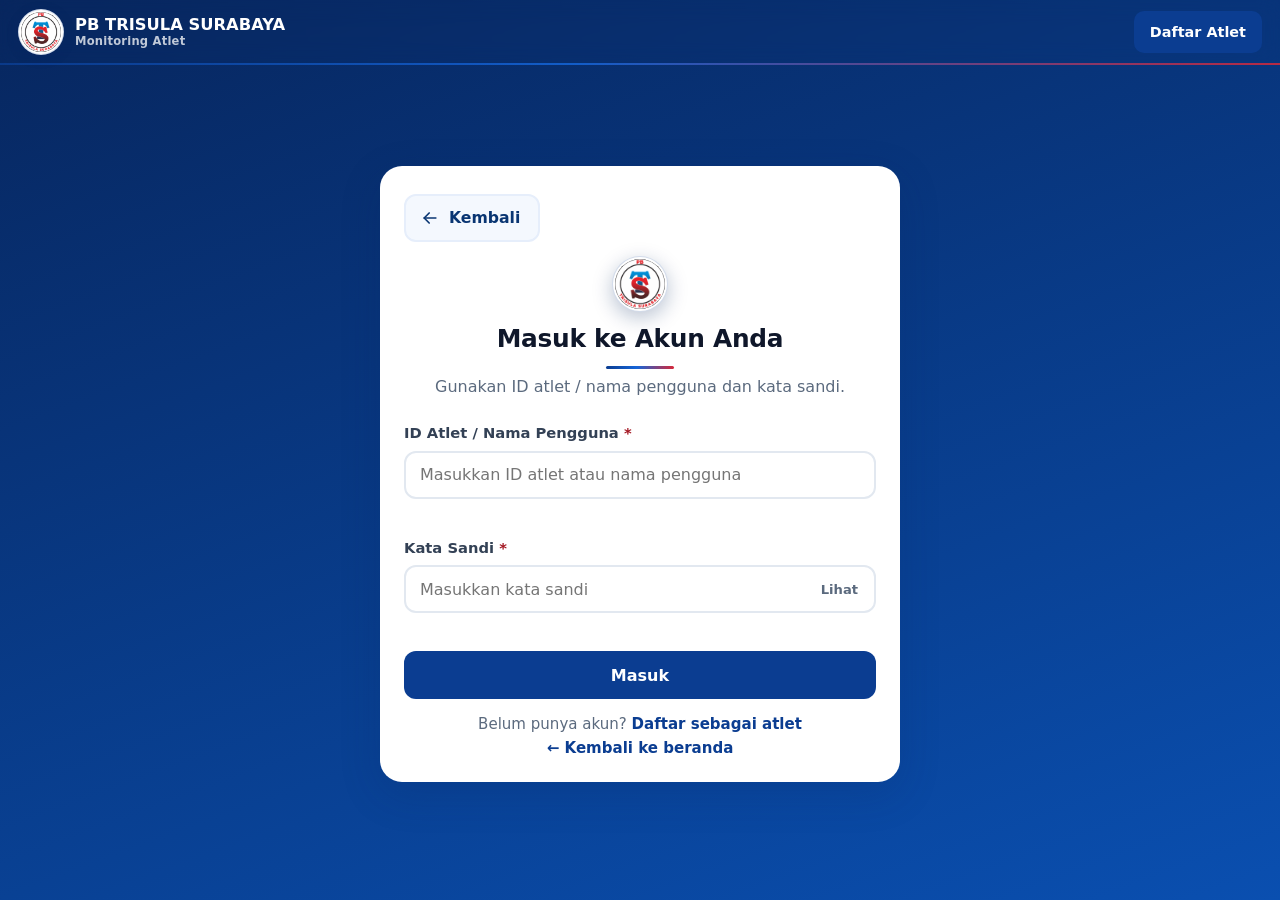
<file: login.html>
<!DOCTYPE html>
<html lang="id">
<head>
  <meta charset="UTF-8">
  <meta name="viewport" content="width=device-width, initial-scale=1, viewport-fit=cover">
  <meta name="theme-color" content="#0b3d91">
  <link rel="icon" type="image/png" href="assets/favicon.png">
  <title>Masuk — PB TRISULA SURABAYA</title>
  <link rel="stylesheet" href="css/style.css?v=10">
</head>
<body>
  <div class="auth-wrap">
    <header class="topbar" style="background:transparent;border:none">
      <a class="brand" href="index.html" style="color:#fff">
        <img class="brand-logo" src="assets/logo-pb-trisula.png" alt="Logo PB Trisula Surabaya" width="46" height="46">
        <div class="brand-text" style="color:#fff">PB TRISULA SURABAYA<small style="color:rgba(255,255,255,.75)">Monitoring Atlet</small></div>
      </a>
      <a class="btn btn-sm btn-light" href="register.html">Daftar Atlet</a>
    </header>

    <main class="auth-main">
      <div class="auth-card" id="login-wrap">
        <div class="back-bar">
          <button type="button" class="btn-back" data-pub-back="index.html">
            <svg width="20" height="20" viewBox="0 0 24 24" fill="none" stroke="currentColor" stroke-width="2" stroke-linecap="round" stroke-linejoin="round"><path d="M19 12H5"/><path d="M11 6l-6 6 6 6"/></svg>
            <span>Kembali</span>
          </button>
        </div>
        <div class="auth-head">
          <img class="brand-logo brand-logo-lg" src="assets/logo-pb-trisula.png" alt="Logo PB Trisula Surabaya" width="56" height="56">
          <h1>Masuk ke Akun Anda</h1>
          <p>Gunakan ID atlet / nama pengguna dan kata sandi.</p>
        </div>

        <form id="login-form" novalidate>
          <div class="field">
            <label class="label" for="f-username">ID Atlet / Nama Pengguna <span class="req">*</span></label>
            <input class="input" type="text" id="f-username" name="username" placeholder="Masukkan ID atlet atau nama pengguna" autocomplete="username" required>
            <div class="field-error" data-error-for="username"></div>
          </div>

          <div class="field">
            <label class="label" for="f-password">Kata Sandi <span class="req">*</span></label>
            <div class="pw-wrap">
              <input class="input" type="password" id="f-password" name="password" placeholder="Masukkan kata sandi" autocomplete="current-password" required>
              <button type="button" class="pw-toggle" data-pw-toggle="f-password">Lihat</button>
            </div>
            <div class="field-error" data-error-for="password"></div>
          </div>

          <button class="btn btn-block" type="submit">Masuk</button>
        </form>

        <div class="auth-foot">
          Belum punya akun? <a href="register.html">Daftar sebagai atlet</a><br>
          <a href="index.html">← Kembali ke beranda</a>
        </div>
      </div>
    </main>
  </div>

  <script src="js/config.js?v=10"></script>
  <script src="js/utils.js?v=10"></script>
  <script src="js/store.js?v=10"></script>
  <script src="js/cloud.js?v=10"></script>
  <script src="js/auth.js?v=10"></script>
  <script src="js/ui.js?v=10"></script>
  <script src="js/docs.js?v=10"></script>
  <script src="js/pages-auth.js?v=10"></script>
  <script>
    (function () {
      var jalan = false;
      function boot() {
        if (jalan) return;
        jalan = true;
        PagesAuth.initLogin();
        Store.init();
      }
      if (document.readyState === 'loading') document.addEventListener('DOMContentLoaded', boot);
      else boot();
    })();
  </script>
</body>
</html>
</file>
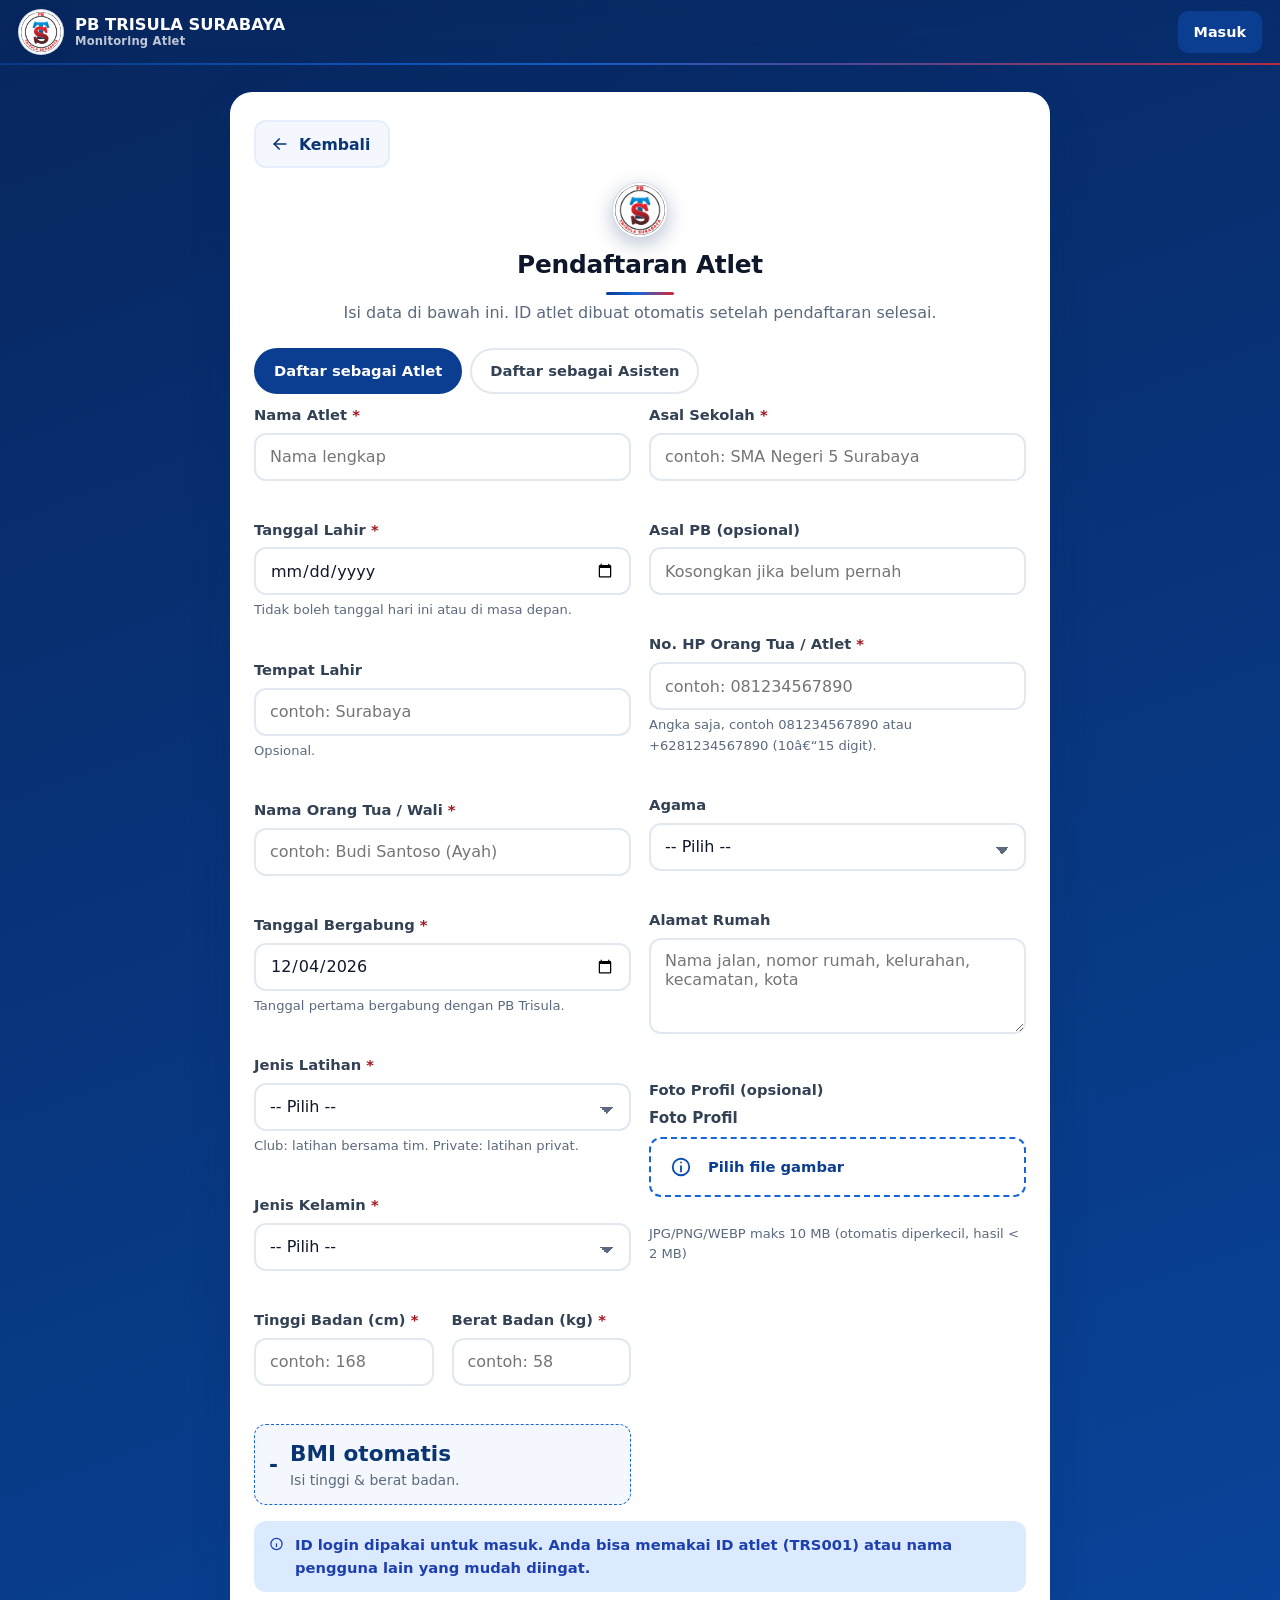
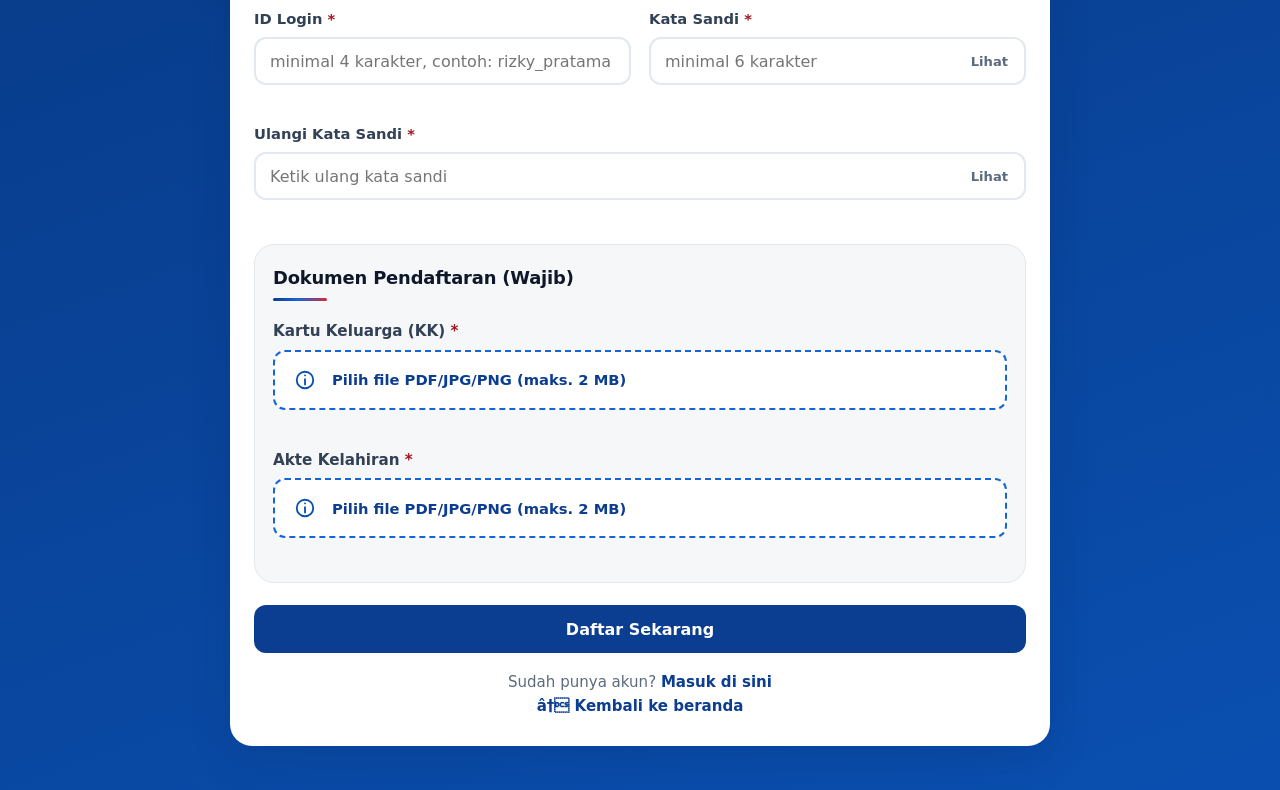
<file: register.html>
<!DOCTYPE html>
<html lang="id">
<head>
  <meta charset="UTF-8">
  <meta name="viewport" content="width=device-width, initial-scale=1, viewport-fit=cover">
  <meta name="theme-color" content="#0b3d91">
  <link rel="icon" type="image/png" href="assets/favicon.png">
  <title>Daftar Atlet â€” PB TRISULA SURABAYA</title>
  <link rel="stylesheet" href="css/style.css?v=9">
</head>
<body>
  <div class="auth-wrap">
    <header class="topbar" style="background:transparent;border:none">
      <a class="brand" href="index.html" style="color:#fff">
        <img class="brand-logo" src="assets/logo-pb-trisula.png" alt="Logo PB Trisula Surabaya" width="46" height="46">
        <div class="brand-text" style="color:#fff">PB TRISULA SURABAYA<small style="color:rgba(255,255,255,.75)">Monitoring Atlet</small></div>
      </a>
      <a class="btn btn-sm btn-light" href="login.html">Masuk</a>
    </header>

    <main class="auth-main" id="register-wrap">
      <div class="auth-card wide">
        <div class="back-bar">
          <button type="button" class="btn-back" data-pub-back="index.html">
            <svg width="20" height="20" viewBox="0 0 24 24" fill="none" stroke="currentColor" stroke-width="2" stroke-linecap="round" stroke-linejoin="round"><path d="M19 12H5"/><path d="M11 6l-6 6 6 6"/></svg>
            <span>Kembali</span>
          </button>
        </div>
        <div class="auth-head">
          <img class="brand-logo brand-logo-lg" src="assets/logo-pb-trisula.png" alt="Logo PB Trisula Surabaya" width="56" height="56">
          <h1 id="judul-daftar">Pendaftaran Atlet</h1>
          <p id="sub-daftar">Isi data di bawah ini. ID atlet dibuat otomatis setelah pendaftaran selesai.</p>
        </div>

        <div class="tabs" role="tablist" id="tab-daftar">
          <button type="button" class="tab active" data-mode="atlet" role="tab">Daftar sebagai Atlet</button>
          <button type="button" class="tab" data-mode="asisten" role="tab">Daftar sebagai Asisten</button>
        </div>

        <form id="register-form" data-mode="atlet" novalidate>
          <div class="form-grid cols-2">
            <div>
              <div class="field">
                <label class="label" for="f-nama">Nama Atlet <span class="req">*</span></label>
                <input class="input" type="text" id="f-nama" name="nama" placeholder="Nama lengkap" required>
                <div class="field-error" data-error-for="nama"></div>
              </div>

              <div class="field">
                <label class="label" for="f-tgl_lahir">Tanggal Lahir <span class="req">*</span></label>
                <input class="input" type="date" id="f-tgl_lahir" name="tgl_lahir" autocomplete="off" required>
                <div class="help">Tidak boleh tanggal hari ini atau di masa depan.</div>
                <div class="field-error" data-error-for="tgl_lahir"></div>
              </div>

              <div class="field">
                <label class="label" for="f-tempat_lahir">Tempat Lahir</label>
                <input class="input" type="text" id="f-tempat_lahir" name="tempat_lahir" placeholder="contoh: Surabaya">
                <div class="help">Opsional.</div>
                <div class="field-error" data-error-for="tempat_lahir"></div>
              </div>

              <div class="field">
                <label class="label" for="f-orang_tua">Nama Orang Tua / Wali <span class="req">*</span></label>
                <input class="input" type="text" id="f-orang_tua" name="orang_tua" placeholder="contoh: Budi Santoso (Ayah)" required>
                <div class="field-error" data-error-for="orang_tua"></div>
              </div>

              <div class="field">
                <label class="label" for="f-tgl_bergabung">Tanggal Bergabung <span class="req">*</span></label>
                <input class="input" type="date" id="f-tgl_bergabung" name="tgl_bergabung" autocomplete="off" required>
                <div class="help">Tanggal pertama bergabung dengan PB Trisula.</div>
                <div class="field-error" data-error-for="tgl_bergabung"></div>
              </div>

              <div class="field">
                <label class="label" for="f-jenis_latihan">Jenis Latihan <span class="req">*</span></label>
                <select class="input" id="f-jenis_latihan" name="jenis_latihan" required>
                  <option value="">-- Pilih --</option>
                  <option value="club">Club</option>
                  <option value="private">Private</option>
                </select>
                <div class="help">Club: latihan bersama tim. Private: latihan privat.</div>
                <div class="field-error" data-error-for="jenis_latihan"></div>
              </div>

              <div class="field">
                <label class="label" for="f-jk">Jenis Kelamin <span class="req">*</span></label>
                <select class="input" id="f-jk" name="jk" required>
                  <option value="">-- Pilih --</option>
                  <option value="Laki-laki">Laki-laki</option>
                  <option value="Perempuan">Perempuan</option>
                </select>
                <div class="field-error" data-error-for="jk"></div>
              </div>

              <div class="form-grid cols-2">
                <div class="field">
                  <label class="label" for="f-tinggi">Tinggi Badan (cm) <span class="req">*</span></label>
                  <input class="input" type="number" id="f-tinggi" name="tinggi" min="80" max="230" step="0.5" placeholder="contoh: 168" required>
                  <div class="field-error" data-error-for="tinggi"></div>
                </div>
                <div class="field">
                  <label class="label" for="f-berat">Berat Badan (kg) <span class="req">*</span></label>
                  <input class="input" type="number" id="f-berat" name="berat" min="20" max="200" step="0.5" placeholder="contoh: 58" required>
                  <div class="field-error" data-error-for="berat"></div>
                </div>
              </div>

              <div class="bmi-preview" id="bmi-preview">
                <b>-</b>
                <div><b class="fs-sm">BMI otomatis</b><div class="small muted">Isi tinggi &amp; berat badan.</div></div>
              </div>
            </div>

            <div>
              <div class="field">
                <label class="label" for="f-sekolah">Asal Sekolah <span class="req">*</span></label>
                <input class="input" type="text" id="f-sekolah" name="sekolah" placeholder="contoh: SMA Negeri 5 Surabaya" required>
                <div class="field-error" data-error-for="sekolah"></div>
              </div>

              <div class="field">
                <label class="label" for="f-asal_pb">Asal PB (opsional)</label>
                <input class="input" type="text" id="f-asal_pb" name="asal_pb" placeholder="Kosongkan jika belum pernah">
                <div class="field-error" data-error-for="asal_pb"></div>
              </div>

              <div class="field">
                <label class="label" for="f-no_hp">No. HP Orang Tua / Atlet <span class="req">*</span></label>
                <input class="input" type="tel" id="f-no_hp" name="no_hp" inputmode="tel" autocomplete="tel"
                  placeholder="contoh: 081234567890" required>
                <div class="help">Angka saja, contoh 081234567890 atau +6281234567890 (10â€“15 digit).</div>
                <div class="field-error" data-error-for="no_hp"></div>
              </div>

              <div class="field">
                <label class="label" for="f-agama">Agama</label>
                <select class="input" id="f-agama" name="agama">
                  <option value="">-- Pilih --</option>
                  <option value="Islam">Islam</option>
                  <option value="Kristen">Kristen</option>
                  <option value="Katolik">Katolik</option>
                  <option value="Hindu">Hindu</option>
                  <option value="Buddha">Buddha</option>
                  <option value="Konghucu">Konghucu</option>
                  <option value="Lainnya">Lainnya</option>
                </select>
                <div class="field-error" data-error-for="agama"></div>
              </div>

              <div class="field">
                <label class="label" for="f-alamat">Alamat Rumah</label>
                <textarea class="input" id="f-alamat" name="alamat" rows="3" placeholder="Nama jalan, nomor rumah, kelurahan, kecamatan, kota"></textarea>
                <div class="field-error" data-error-for="alamat"></div>
              </div>

              <div class="field">
                <label class="label">Foto Profil (opsional)</label>
                <div id="atlet-foto-box"></div>
              </div>
            </div>
          </div>

          <div class="notice">
            <svg width="20" height="20" viewBox="0 0 24 24" fill="none" stroke="currentColor" stroke-width="2"><circle cx="12" cy="12" r="9"/><path d="M12 11v6"/><path d="M12 7h.01"/></svg>
            <div>ID login dipakai untuk masuk. Anda bisa memakai ID atlet (TRS001) atau nama pengguna lain yang mudah diingat.</div>
          </div>

          <div class="form-grid cols-2">
            <div class="field">
              <label class="label" for="f-username">ID Login <span class="req">*</span></label>
              <input class="input" type="text" id="f-username" name="username" placeholder="minimal 4 karakter, contoh: rizky_pratama" autocomplete="username" required>
              <div class="field-error" data-error-for="username"></div>
            </div>
            <div class="field">
              <label class="label" for="f-password">Kata Sandi <span class="req">*</span></label>
              <div class="pw-wrap">
                <input class="input" type="password" id="f-password" name="password" placeholder="minimal 6 karakter" autocomplete="new-password" required>
                <button type="button" class="pw-toggle" data-pw-toggle="f-password">Lihat</button>
              </div>
              <div class="field-error" data-error-for="password"></div>
            </div>
          </div>

          <div class="field">
            <label class="label" for="f-password2">Ulangi Kata Sandi <span class="req">*</span></label>
            <div class="pw-wrap">
              <input class="input" type="password" id="f-password2" name="password2" placeholder="Ketik ulang kata sandi" autocomplete="new-password" required>
              <button type="button" class="pw-toggle" data-pw-toggle="f-password2">Lihat</button>
            </div>
            <div class="field-error" data-error-for="password2"></div>
          </div>

          <div id="docs-slot"></div>

          <button class="btn btn-block" type="submit">Daftar Sekarang</button>
          <div class="auth-foot">
            Sudah punya akun? <a href="login.html">Masuk di sini</a><br>
            <a href="index.html">â† Kembali ke beranda</a>
          </div>
        </form>
        <form id="register-form-asisten" data-mode="asisten" novalidate hidden>
          <div class="form-grid cols-2">
            <div>
              <div class="field">
                <label class="label" for="a-nama">Nama Lengkap <span class="req">*</span></label>
                <input class="input" type="text" id="a-nama" name="nama" placeholder="Nama lengkap" required>
                <div class="field-error" data-error-for="nama"></div>
              </div>

              <div class="field">
                <label class="label" for="a-tgl_lahir">Tanggal Lahir <span class="req">*</span></label>
                <input class="input" type="date" id="a-tgl_lahir" name="tgl_lahir" autocomplete="off" required>
                <div class="help">Tidak boleh tanggal hari ini atau di masa depan.</div>
                <div class="field-error" data-error-for="tgl_lahir"></div>
              </div>

              <div class="field">
                <label class="label" for="a-usia">Usia</label>
                <input class="input" type="text" id="a-usia" name="usia" value="-" readonly>
                <div class="help">Terisi otomatis dari tanggal lahir.</div>
              </div>

              <div class="field">
                <label class="label" for="a-no_hp">No. HP</label>
                <input class="input" type="tel" id="a-no_hp" name="no_hp" inputmode="tel" autocomplete="tel"
                  placeholder="contoh: 081234567890">
                <div class="help">Angka saja, contoh 081234567890 atau +6281234567890 (10â€“15 digit).</div>
                <div class="field-error" data-error-for="no_hp"></div>
              </div>
              <div class="field">
                <label class="label" for="a-alamat">Alamat <span class="req">*</span></label>
                <textarea class="input" id="a-alamat" name="alamat" rows="3" placeholder="Nama jalan, nomor rumah, kelurahan, kecamatan, kota" required></textarea>
                <div class="field-error" data-error-for="alamat"></div>
              </div>
            </div>

            <div>
              <div id="kualifikasi-host"></div>

              <div class="field">
                <label class="label">Foto Profil <span class="req">*</span></label>
                <div id="asisten-foto-box"></div>
              </div>
            </div>
          </div>

          <div class="notice">
            <svg width="20" height="20" viewBox="0 0 24 24" fill="none" stroke="currentColor" stroke-width="2"><circle cx="12" cy="12" r="9"/><path d="M12 11v6"/><path d="M12 7h.01"/></svg>
            <div>ID login dipakai untuk masuk ke dashboard asisten pelatih.</div>
          </div>

          <div class="form-grid cols-2">
            <div class="field">
              <label class="label" for="a-username">ID Login <span class="req">*</span></label>
              <input class="input" type="text" id="a-username" name="username" placeholder="minimal 4 karakter, contoh: raka" autocomplete="username" required>
              <div class="field-error" data-error-for="username"></div>
            </div>
            <div class="field">
              <label class="label" for="a-password">Kata Sandi <span class="req">*</span></label>
              <div class="pw-wrap">
                <input class="input" type="password" id="a-password" name="password" placeholder="minimal 6 karakter" autocomplete="new-password" required>
                <button type="button" class="pw-toggle" data-pw-toggle="a-password">Lihat</button>
              </div>
              <div class="field-error" data-error-for="password"></div>
            </div>
          </div>

          <div class="field">
            <label class="label" for="a-password2">Ulangi Kata Sandi <span class="req">*</span></label>
            <div class="pw-wrap">
              <input class="input" type="password" id="a-password2" name="password2" placeholder="Ketik ulang kata sandi" autocomplete="new-password" required>
              <button type="button" class="pw-toggle" data-pw-toggle="a-password2">Lihat</button>
            </div>
            <div class="field-error" data-error-for="password2"></div>
          </div>

          <button class="btn btn-block" type="submit">Daftar sebagai Asisten</button>
          <div class="auth-foot">
            Sudah punya akun? <a href="login.html">Masuk di sini</a>
          </div>
        </form>

      </div>
    </main>
  </div>

  <script src="js/config.js?v=10"></script>
  <script src="js/utils.js?v=10"></script>
  <script src="js/store.js?v=10"></script>
  <script src="js/filestore.js?v=10"></script>
  <script src="js/auth.js?v=10"></script>
  <script src="js/ui.js?v=10"></script>
  <script src="js/docs.js?v=10"></script>
  <script src="js/cloud.js?v=10"></script>
  <script src="js/pages-auth.js?v=10"></script>
  <script>
    (function () {
      var jalan = false;
      function boot() {
        if (jalan) return;
        jalan = true;
        PagesAuth.initRegister();
        Store.init();
      }
      if (document.readyState === 'loading') document.addEventListener('DOMContentLoaded', boot);
      else boot();
    })();
  </script>
</body>
</html>
</file>
<file: css/style.css>
:root {
  --primary: #0b3d91;
  --primary-dark: #07265e;
  --primary-light: #e6eefb;
  --accent: #d62839;
  --accent-dark: #a31621;
  --accent-light: #fdecee;

  --primary-950: #051b42;
  --primary-900: #07265e;
  --primary-800: #093572;
  --primary-700: #0b3d91;
  --primary-600: #0a4fb0;
  --primary-500: #1565d8;
  --primary-100: #e6eefb;
  --primary-50: #f4f8fe;

  --ink: #0f172a;
  --ink-soft: #334155;
  --muted: #5b6a7e;
  --line: #e2e8f0;
  --bg: #f1f5f9;
  --card: #ffffff;
  --ok: #15803d;
  --ok-bg: #dcfce7;
  --warn: #9a5c06;
  --warn-bg: #fef3c7;
  --danger: #a31621;
  --danger-bg: #fdecee;
  --info: #1e40af;
  --info-bg: #dbeafe;
  --radius: 16px;
  --radius-sm: 12px;
  --shadow: 0 1px 2px rgba(15, 23, 42, 0.06), 0 8px 24px rgba(15, 23, 42, 0.07);
  --shadow-lg: 0 12px 40px rgba(7, 38, 94, 0.18);
  --shadow-accent: 0 8px 22px rgba(214, 40, 57, 0.22);
  --ring: 0 0 0 4px rgba(21, 101, 216, 0.22);
  --grad-brand: linear-gradient(135deg, #07265e 0%, #0b3d91 55%, #d62839 130%);
  --grad-accent: linear-gradient(135deg, #0b3d91 0%, #d62839 100%);
  --divider: linear-gradient(90deg, #0b3d91 0%, #1565d8 45%, #d62839 100%);
  --sidebar-w: 264px;
  --topbar-h: 64px;
  --bottomnav-h: 68px;
  --font: "Inter", "Segoe UI", system-ui, -apple-system, Roboto, "Helvetica Neue", Arial, sans-serif;
}

* {
  box-sizing: border-box;
}

html,
body {
  margin: 0;
  padding: 0;
}

body {
  font-family: var(--font);
  color: var(--ink);
  background: var(--bg);
  line-height: 1.55;
  -webkit-font-smoothing: antialiased;
  text-rendering: optimizeLegibility;
  -webkit-text-size-adjust: 100%;
  overscroll-behavior-y: none;
}

button,
a,
select,
input[type="checkbox"],
input[type="radio"],
label[for] {
  touch-action: manipulation;
  -webkit-tap-highlight-color: transparent;
}

img {
  max-width: 100%;
  display: block;
}

a {
  color: var(--primary-700);
  text-decoration: none;
  font-weight: 600;
}

a:hover {
  color: var(--primary-600);
  text-decoration: underline;
}

button {
  font-family: inherit;
}

h1,
h2,
h3,
h4 {
  margin: 0 0 8px;
  line-height: 1.25;
  color: var(--ink);
  letter-spacing: -0.01em;
}

h1 {
  font-size: clamp(1.9rem, 5vw, 3.1rem);
}

h2 {
  font-size: clamp(1.35rem, 3vw, 1.8rem);
}

h3 {
  font-size: 1.12rem;
}

p {
  margin: 0 0 12px;
}

.container {
  width: 100%;
  max-width: 1180px;
  margin: 0 auto;
  padding: 0 18px;
}

.muted {
  color: var(--muted);
}

.small {
  font-size: 0.875rem;
}

.text-center {
  text-align: center;
}

.hidden {
  display: none !important;
}

.icon {
  display: inline-block;
  vertical-align: middle;
  flex-shrink: 0;
}

.btn {
  display: inline-flex;
  align-items: center;
  justify-content: center;
  gap: 8px;
  min-height: 48px;
  padding: 12px 22px;
  border-radius: var(--radius-sm);
  border: 2px solid transparent;
  font-size: 1rem;
  font-weight: 700;
  cursor: pointer;
  transition: transform 0.12s ease, background 0.16s ease, border-color 0.16s ease, color 0.16s ease;
  white-space: nowrap;
  text-decoration: none;
  background: var(--primary-700);
  color: #fff;
  touch-action: manipulation;
  -webkit-tap-highlight-color: transparent;
}

.btn:hover {
  background: var(--primary-600);
  color: #fff;
  text-decoration: none;
}

@media (hover: hover) {
  .btn:hover {
    transform: translateY(-1px);
  }
}

.btn:active {
  transform: translateY(0);
}

.btn:disabled {
  opacity: 0.6;
  cursor: not-allowed;
  transform: none;
}

.btn-block {
  width: 100%;
}

.btn-secondary {
  background: var(--primary-100);
  color: var(--primary-900);
  border-color: var(--primary-100);
}

.btn-secondary:hover {
  background: var(--grad-accent);
  background-image: linear-gradient(135deg, #0b3d91 0%, #d62839 100%);
  border-color: var(--primary-700);
  color: #fff;
}

.btn-ghost {
  background: transparent;
  color: var(--ink-soft);
  border-color: var(--line);
}

.btn-ghost:hover {
  background: #fff;
  border-color: var(--primary-500);
  color: var(--primary-800);
}

.btn-danger {
  background: var(--danger);
  color: #fff;
}

.btn-danger:hover {
  background: #991b1b;
  color: #fff;
}

.btn-sm {
  min-height: 40px;
  padding: 8px 14px;
  font-size: 0.9rem;
  border-radius: 10px;
}

.icon-btn {
  display: inline-flex;
  align-items: center;
  justify-content: center;
  width: 46px;
  height: 46px;
  border: none;
  border-radius: 12px;
  background: transparent;
  color: var(--ink-soft);
  cursor: pointer;
  transition: background 0.15s ease, color 0.15s ease;
  touch-action: manipulation;
  -webkit-tap-highlight-color: transparent;
  flex-shrink: 0;
}

.icon-btn:hover {
  background: var(--primary-50);
  color: var(--primary-800);
}

.field {
  margin-bottom: 16px;
}

.label {
  display: block;
  font-size: 0.92rem;
  font-weight: 700;
  color: var(--ink-soft);
  margin-bottom: 6px;
}

.req {
  color: var(--danger);
}

.input {
  width: 100%;
  min-height: 48px;
  padding: 11px 14px;
  border-radius: var(--radius-sm);
  border: 2px solid var(--line);
  background: #fff;
  font-size: 1rem;
  font-family: inherit;
  color: var(--ink);
  transition: border-color 0.15s ease, box-shadow 0.15s ease;
}

.input:focus {
  outline: none;
  border-color: var(--primary-500);
  box-shadow: 0 0 0 4px rgba(21, 101, 216, 0.18);
}

.input-error {
  border-color: var(--danger) !important;
}

textarea.input {
  min-height: 96px;
  resize: vertical;
}

select.input {
  appearance: none;
  background-image: linear-gradient(45deg, transparent 50%, var(--muted) 50%), linear-gradient(135deg, var(--muted) 50%, transparent 50%);
  background-position: calc(100% - 22px) 22px, calc(100% - 15px) 22px;
  background-size: 7px 7px, 7px 7px;
  background-repeat: no-repeat;
  padding-right: 42px;
}

.field-error {
  min-height: 18px;
  margin-top: 4px;
  font-size: 0.82rem;
  color: var(--danger);
  font-weight: 600;
}

.help {
  margin-top: 5px;
  font-size: 0.82rem;
  color: var(--muted);
}

.form-grid {
  display: grid;
  gap: 0 18px;
}

@media (min-width: 640px) {
  .form-grid.cols-2 {
    grid-template-columns: 1fr 1fr;
  }
}

.card {
  background: var(--card);
  border-radius: var(--radius);
  box-shadow: var(--shadow);
  padding: 20px;
}

.card + .card {
  margin-top: 16px;
}

.card-title {
  display: flex;
  align-items: center;
  gap: 10px;
  font-size: 1.05rem;
  font-weight: 800;
  margin-bottom: 14px;
}

.card-title .icon {
  color: var(--primary-700);
}

.badge {
  display: inline-flex;
  align-items: center;
  gap: 5px;
  padding: 4px 11px;
  border-radius: 999px;
  font-size: 0.78rem;
  font-weight: 700;
  line-height: 1.4;
  white-space: nowrap;
}

.badge-ok {
  background: var(--ok-bg);
  color: var(--ok);
}

.badge-warn {
  background: var(--warn-bg);
  color: var(--warn);
}

.badge-danger {
  background: var(--danger-bg);
  color: var(--danger);
}

.badge-info {
  background: var(--info-bg);
  color: var(--info);
}

.badge-muted {
  background: #f1f5f9;
  color: var(--muted);
}

.badge-primary {
  background: var(--primary-100);
  color: var(--primary-800);
}

.avatar {
  border-radius: 50%;
  object-fit: cover;
  background: var(--primary-100);
  flex-shrink: 0;
}

/* Foto profil menimpa inisial; bila foto gagal dimuat, inisial tetap tampil. */
.avatar-wrap {
  position: relative;
  display: inline-block;
  flex-shrink: 0;
  border-radius: 50%;
  vertical-align: middle;
}

.avatar-wrap .avatar {
  margin: 0;
}

.avatar-wrap .avatar-foto {
  position: absolute;
  top: 0;
  left: 0;
}

.avatar-initial {
  display: inline-flex;
  align-items: center;
  justify-content: center;
  color: var(--primary-800);
  font-weight: 800;
  background: linear-gradient(135deg, var(--primary-100), var(--primary-50));
}

.table-wrap {
  overflow-x: auto;
  -webkit-overflow-scrolling: touch;
  border-radius: var(--radius-sm);
  border: 1px solid var(--line);
  background: #fff;
}

.table {
  width: 100%;
  border-collapse: collapse;
  min-width: 560px;
}

.table th,
.table td {
  padding: 13px 14px;
  text-align: left;
  font-size: 0.92rem;
  border-bottom: 1px solid var(--line);
  vertical-align: middle;
}

.table th {
  background: var(--primary-50);
  color: var(--primary-900);
  font-size: 0.82rem;
  text-transform: uppercase;
  letter-spacing: 0.04em;
  white-space: nowrap;
}

.table tbody tr:last-child td {
  border-bottom: none;
}

.table tbody tr:hover {
  background: #f8fafc;
}

.table .align-right {
  text-align: right;
}

.table .align-center {
  text-align: center;
}

.empty-state {
  text-align: center;
  padding: 40px 18px;
  color: var(--muted);
}

.empty-state .icon {
  color: var(--primary-500);
  margin-bottom: 10px;
}

.empty-state p {
  margin: 0;
  font-size: 0.98rem;
}

.stat-grid {
  display: grid;
  gap: 14px;
  grid-template-columns: repeat(2, minmax(0, 1fr));
}

@media (min-width: 900px) {
  .stat-grid {
    grid-template-columns: repeat(4, minmax(0, 1fr));
  }
}

.stat-card {
  display: flex;
  align-items: center;
  gap: 14px;
  background: var(--card);
  border-radius: var(--radius);
  padding: 18px;
  box-shadow: var(--shadow);
}

.stat-icon {
  width: 52px;
  height: 52px;
  border-radius: 14px;
  display: flex;
  align-items: center;
  justify-content: center;
  background: var(--primary-100);
  color: var(--primary-800);
  flex-shrink: 0;
}

.stat-card.tone-blue .stat-icon {
  background: var(--info-bg);
  color: var(--info);
}

.stat-card.tone-warn .stat-icon {
  background: var(--warn-bg);
  color: var(--warn);
}

.stat-card.tone-danger .stat-icon {
  background: var(--danger-bg);
  color: var(--danger);
}

.stat-card.tone-ok .stat-icon {
  background: var(--ok-bg);
  color: var(--ok);
}

.stat-body {
  flex: 1;
  min-width: 0;
}

.stat-value {
  font-size: 1.55rem;
  font-weight: 800;
  line-height: 1.15;
  color: var(--ink);
}

.stat-label {
  font-size: 0.82rem;
  color: var(--muted);
  font-weight: 600;
}

.stat-sub {
  font-size: 0.78rem;
  color: var(--primary-700);
  font-weight: 700;
  margin-top: 2px;
}

.page-head {
  display: flex;
  flex-wrap: wrap;
  align-items: flex-end;
  justify-content: space-between;
  gap: 12px;
  margin-bottom: 18px;
}

.page-title {
  margin: 0;
  font-size: 1.45rem;
}

.page-title::after {
  content: "";
  display: block;
  width: 64px;
  height: 3px;
  border-radius: 999px;
  background: var(--divider);
  margin-top: 9px;
}

.section-head h2::after {
  content: "";
  display: block;
  width: 78px;
  height: 3px;
  border-radius: 999px;
  background: var(--divider);
  margin: 11px auto 0;
}

.auth-head h1::after {
  content: "";
  display: block;
  width: 68px;
  height: 3px;
  border-radius: 999px;
  background: var(--divider);
  margin: 11px auto 0;
}

.topbar::after,
.app-topbar::after {
  content: "";
  position: absolute;
  left: 0;
  right: 0;
  bottom: -1px;
  height: 2px;
  background: var(--divider);
  opacity: 0.85;
}

.topbar,
.app-topbar {
  position: sticky;
}

.docs-title {
  position: relative;
}

.docs-title::after {
  content: "";
  display: block;
  width: 54px;
  height: 3px;
  border-radius: 999px;
  background: var(--divider);
  margin-top: 9px;
}

.page-subtitle {
  margin: 4px 0 0;
  color: var(--muted);
  font-size: 0.92rem;
}

.page-actions {
  display: flex;
  flex-wrap: wrap;
  gap: 10px;
}

.tabs {
  display: flex;
  gap: 8px;
  overflow-x: auto;
  padding-bottom: 6px;
  margin-bottom: 16px;
}

.tab {
  min-height: 46px;
  padding: 10px 18px;
  border-radius: 999px;
  border: 2px solid var(--line);
  background: #fff;
  color: var(--ink-soft);
  font-weight: 700;
  font-size: 0.92rem;
  cursor: pointer;
  white-space: nowrap;
  touch-action: manipulation;
  -webkit-tap-highlight-color: transparent;
}

.tab.active {
  background: var(--primary-700);
  border-color: var(--primary-700);
  color: #fff;
}

.toast-host {
  position: fixed;
  z-index: 1000;
  left: 16px;
  right: 16px;
  bottom: calc(var(--bottomnav-h) + 16px);
  display: flex;
  flex-direction: column;
  align-items: center;
  gap: 10px;
  pointer-events: none;
}

@media (min-width: 768px) {
  .toast-host {
    left: auto;
    right: 24px;
    bottom: 24px;
    align-items: flex-end;
  }
}

.toast {
  pointer-events: auto;
  max-width: 420px;
  width: 100%;
  padding: 14px 18px;
  border-radius: var(--radius-sm);
  background: var(--ink);
  color: #fff;
  font-weight: 600;
  box-shadow: var(--shadow-lg);
  animation: toast-in 0.24s ease;
}

@media (min-width: 768px) {
  .toast {
    width: auto;
    min-width: 260px;
  }
}

.toast-success {
  background: var(--ok);
}

.toast-danger {
  background: var(--danger);
}

.toast-info {
  background: var(--primary-800);
}

.toast-out {
  opacity: 0;
  transform: translateY(8px);
  transition: all 0.25s ease;
}

@keyframes toast-in {
  from {
    opacity: 0;
    transform: translateY(10px);
  }
  to {
    opacity: 1;
    transform: translateY(0);
  }
}

.modal-backdrop {
  position: fixed;
  inset: 0;
  z-index: 900;
  background: rgba(15, 23, 42, 0.55);
  display: flex;
  align-items: flex-end;
  justify-content: center;
  padding: 0;
}

.modal-backdrop[hidden] {
  display: none !important;
}

@media (min-width: 768px) {
  .modal-backdrop {
    align-items: center;
    padding: 24px;
  }
}

.modal {
  background: #fff;
  width: 100%;
  max-width: 640px;
  max-height: 92vh;
  max-height: 92dvh;
  display: flex;
  flex-direction: column;
  border-radius: 22px 22px 0 0;
  box-shadow: var(--shadow-lg);
  animation: sheet-in 0.22s ease;
  overflow: hidden;
}

@media (min-width: 768px) {
  .modal {
    border-radius: var(--radius);
    max-height: 88vh;
    max-height: 88dvh;
  }
}

@keyframes sheet-in {
  from {
    transform: translateY(24px);
    opacity: 0.6;
  }
  to {
    transform: translateY(0);
    opacity: 1;
  }
}

.modal-head {
  display: flex;
  align-items: center;
  justify-content: space-between;
  gap: 12px;
  padding: 18px 20px;
  border-bottom: 1px solid var(--line);
  flex: 0 0 auto;
}

.modal-head h3 {
  margin: 0;
  font-size: 1.12rem;
}

.modal-body {
  padding: 20px;
  overflow-y: auto;
  -webkit-overflow-scrolling: touch;
  flex: 1 1 auto;
  min-height: 0;
}

.modal-foot {
  display: flex;
  gap: 10px;
  justify-content: flex-end;
  padding: 16px 20px;
  padding-bottom: calc(16px + env(safe-area-inset-bottom, 0px));
  border-top: 1px solid var(--line);
  flex-wrap: wrap;
  flex: 0 0 auto;
  background: #fff;
  position: relative;
  z-index: 2;
}

.modal-foot .btn {
  flex: 1;
  min-height: 48px;
}

@media (min-width: 560px) {
  .modal-foot .btn {
    flex: 0 0 auto;
  }
}

.confirm-text {
  font-size: 1.02rem;
  color: var(--ink-soft);
}

body.modal-open {
  overflow: hidden;
}

.topbar {
  position: sticky;
  top: 0;
  z-index: 60;
  height: var(--topbar-h);
  display: flex;
  align-items: center;
  justify-content: space-between;
  gap: 12px;
  padding: 0 18px;
  background: rgba(255, 255, 255, 0.92);
  backdrop-filter: blur(10px);
  border-bottom: 1px solid var(--line);
}

.brand {
  display: flex;
  align-items: center;
  gap: 11px;
  font-weight: 800;
  color: var(--primary-900);
  font-size: 1.02rem;
  text-decoration: none;
}

.brand:hover {
  text-decoration: none;
}

.brand-mark {
  width: 38px;
  height: 38px;
  border-radius: 12px;
  display: flex;
  align-items: center;
  justify-content: center;
  background: linear-gradient(135deg, var(--primary-700), var(--primary-500));
  color: #fff;
  font-size: 0.86rem;
  font-weight: 800;
  letter-spacing: 0.02em;
  box-shadow: 0 6px 16px rgba(11, 61, 145, 0.32);
}

.brand-logo {
  height: 46px;
  width: auto;
  object-fit: contain;
  border-radius: 50%;
  background: #fff;
  padding: 2px;
  box-shadow: 0 3px 12px rgba(7, 38, 94, 0.22);
  border: 1px solid rgba(11, 61, 145, 0.18);
  flex-shrink: 0;
  transition: transform 0.25s ease, box-shadow 0.25s ease;
}

.brand:hover .brand-logo {
  transform: scale(1.05);
  box-shadow: 0 6px 18px rgba(214, 40, 57, 0.28);
}

.brand-logo-sm {
  height: 38px;
  width: auto;
}

.brand-logo-lg {
  height: 56px;
  width: auto;
  display: block;
  margin: 0 auto 12px;
  box-shadow: 0 6px 20px rgba(7, 38, 94, 0.28);
}

.brand-text {
  display: none;
}

@media (min-width: 560px) {
  .brand-text {
    display: block;
    line-height: 1.15;
  }

  .brand-text small {
    display: block;
    font-size: 0.72rem;
    color: var(--muted);
    font-weight: 600;
    letter-spacing: 0.02em;
  }
}

.nav-links {
  display: none;
  align-items: center;
  gap: 6px;
}

@media (min-width: 900px) {
  .nav-links {
    display: flex;
  }
}

.nav-link {
  padding: 10px 15px;
  border-radius: 10px;
  color: var(--ink-soft);
  font-weight: 700;
  font-size: 0.95rem;
}

.nav-link:hover {
  background: var(--primary-50);
  color: var(--primary-800);
  text-decoration: none;
}

.nav-link.active {
  background: var(--primary-700);
  color: #fff;
}

.nav-link {
  transition: background 0.28s ease, color 0.28s ease;
}

.menu-toggle {
  display: inline-flex;
}

@media (min-width: 900px) {
  .menu-toggle {
    display: none;
  }
}

.mobile-menu {
  display: none;
  background: #fff;
  border-bottom: 1px solid var(--line);
  padding: 10px 18px 18px;
}

.mobile-menu.open {
  display: block;
}

@media (min-width: 900px) {
  .mobile-menu.open {
    display: none;
  }
}

.mobile-menu .nav-link {
  display: block;
  padding: 14px 16px;
  margin-bottom: 6px;
  border-radius: 12px;
  background: var(--bg);
}

.strip {
  background: var(--primary-950);
  color: rgba(255, 255, 255, 0.86);
  font-size: 0.82rem;
  position: relative;
  z-index: 61;
}

.strip-isi {
  display: flex;
  align-items: center;
  justify-content: space-between;
  gap: 14px;
  padding: 9px 0;
  flex-wrap: wrap;
}

.strip-kiri {
  display: flex;
  align-items: center;
  gap: 18px;
  flex-wrap: wrap;
  min-width: 0;
}

.strip-item {
  display: inline-flex;
  align-items: center;
  gap: 7px;
  color: rgba(255, 255, 255, 0.88);
  font-weight: 600;
  text-decoration: none;
  white-space: nowrap;
}

.strip-item:hover {
  color: #fff;
  text-decoration: none;
}

.strip-item .icon {
  opacity: 0.85;
  flex-shrink: 0;
}

.strip-kanan {
  display: flex;
  align-items: center;
  gap: 8px;
}

.sosmed {
  display: inline-flex;
  align-items: center;
  justify-content: center;
  width: 32px;
  height: 32px;
  border-radius: 50%;
  background: rgba(255, 255, 255, 0.12);
  border: 1px solid rgba(255, 255, 255, 0.18);
  color: #fff;
  text-decoration: none;
  transition: background 0.22s ease, transform 0.22s ease, border-color 0.22s ease;
  flex-shrink: 0;
}

.sosmed:hover {
  background: var(--accent);
  border-color: var(--accent);
  color: #fff;
  transform: translateY(-2px);
  text-decoration: none;
}

@media (max-width: 720px) {
  .strip-isi {
    justify-content: center;
  }

  .strip-item-hide {
    display: none;
  }

  .strip-kiri {
    gap: 12px;
  }
}

.btn-cta {
  display: inline-flex;
  align-items: center;
  justify-content: center;
  min-height: 44px;
  padding: 10px 24px;
  border-radius: 999px;
  background: var(--primary-700);
  color: #fff;
  font-weight: 800;
  font-size: 0.95rem;
  text-decoration: none;
  transition: background 0.25s ease, transform 0.25s ease, box-shadow 0.25s ease;
  white-space: nowrap;
}

.btn-cta:hover {
  background: var(--grad-accent);
  background-image: linear-gradient(135deg, #0b3d91 0%, #d62839 100%);
  color: #fff;
  text-decoration: none;
  transform: translateY(-1px);
  box-shadow: 0 10px 24px rgba(214, 40, 57, 0.28);
}

.hero {
  position: relative;
  overflow: hidden;
  background:
    radial-gradient(1100px 520px at 88% -12%, rgba(21, 101, 216, 0.14) 0%, rgba(21, 101, 216, 0) 62%),
    radial-gradient(760px 460px at -8% 108%, rgba(214, 40, 57, 0.09) 0%, rgba(214, 40, 57, 0) 60%),
    linear-gradient(165deg, #ffffff 0%, #f4f8fe 48%, #eaf2fe 100%);
  color: var(--primary-950);
  padding: 58px 0 72px;
}

.titik {
  position: absolute;
  width: 132px;
  height: 132px;
  background-image: radial-gradient(rgba(21, 101, 216, 0.32) 1.7px, transparent 1.7px);
  background-size: 13px 13px;
  opacity: 0.75;
  pointer-events: none;
  z-index: 0;
}

.titik-a {
  top: 34px;
  right: 4%;
}

.titik-b {
  bottom: 26px;
  left: 3%;
  background-image: radial-gradient(rgba(214, 40, 57, 0.28) 1.7px, transparent 1.7px);
}

@media (max-width: 760px) {
  .titik {
    width: 92px;
    height: 92px;
    opacity: 0.55;
  }
}

.hero-grid {
  position: relative;
  z-index: 1;
  display: grid;
  gap: 40px;
  grid-template-columns: 1fr;
  align-items: center;
}

@media (min-width: 1024px) {
  .hero-grid {
    grid-template-columns: 1.02fr 0.98fr;
    gap: 46px;
  }
}

.hero-tag {
  display: inline-flex;
  align-items: center;
  gap: 8px;
  background: #fff;
  border: 1px solid var(--primary-100);
  color: var(--primary-800);
  padding: 8px 16px;
  border-radius: 999px;
  font-size: 0.83rem;
  font-weight: 800;
  letter-spacing: 0.01em;
  margin-bottom: 20px;
  box-shadow: 0 4px 14px rgba(11, 61, 145, 0.1);
}

.hero h1 {
  color: var(--primary-950);
  max-width: 15ch;
  font-size: clamp(2.35rem, 6.4vw, 4.15rem);
  line-height: 1.02;
  letter-spacing: -0.022em;
  font-weight: 800;
  margin-bottom: 10px;
}

.aksen-gradasi {
  background: var(--grad-accent);
  background-image: linear-gradient(100deg, #0b3d91 0%, #1565d8 38%, #d62839 100%);
  -webkit-background-clip: text;
  background-clip: text;
  color: transparent;
}

.hero-sub {
  font-size: clamp(1.16rem, 2.6vw, 1.55rem);
  font-weight: 800;
  color: var(--primary-700);
  margin: 0 0 12px;
  letter-spacing: -0.012em;
}

.hero-lead {
  font-size: clamp(1rem, 1.7vw, 1.12rem);
  color: var(--muted);
  max-width: 50ch;
  margin-bottom: 28px;
  line-height: 1.65;
}

.hero-actions {
  display: flex;
  flex-wrap: wrap;
  gap: 12px;
}

.btn-utama {
  background: var(--primary-700);
  color: #fff;
  border-color: var(--primary-700);
  box-shadow: 0 12px 26px rgba(11, 61, 145, 0.28);
}

.btn-utama:hover {
  background: var(--grad-accent);
  background-image: linear-gradient(135deg, #0b3d91 0%, #d62839 100%);
  border-color: var(--primary-700);
  color: #fff;
  box-shadow: 0 16px 32px rgba(214, 40, 57, 0.3);
}

.btn-garis {
  background: #fff;
  color: var(--primary-800);
  border: 2px solid var(--primary-100);
}

.btn-garis:hover {
  background: var(--primary-700);
  border-color: var(--primary-700);
  color: #fff;
}

.hero-stats {
  display: grid;
  grid-template-columns: repeat(2, minmax(0, 1fr));
  gap: 14px;
  margin-top: 34px;
  max-width: 520px;
}

@media (max-width: 339px) {
  .hero-stats {
    grid-template-columns: 1fr;
    max-width: 320px;
  }
}

.hero-stat {
  position: relative;
  display: flex;
  align-items: center;
  gap: 12px;
  background: #fff;
  border: 1px solid var(--line);
  border-radius: 18px;
  padding: 16px 17px;
  overflow: hidden;
  box-shadow: 0 10px 30px rgba(11, 61, 145, 0.1);
  transition: transform 0.25s ease, box-shadow 0.25s ease;
}

.hero-stat::before {
  content: "";
  position: absolute;
  top: 0;
  left: 0;
  right: 0;
  height: 3px;
  background: linear-gradient(90deg, #d62839 0%, rgba(214, 40, 57, 0.12) 100%);
}

.hero-stat:hover {
  transform: translateY(-3px);
  box-shadow: 0 18px 40px rgba(11, 61, 145, 0.16);
}

.hero-stat-icon {
  display: flex;
  align-items: center;
  justify-content: center;
  width: 46px;
  height: 46px;
  flex-shrink: 0;
  border-radius: 14px;
  background: var(--primary-light);
  color: var(--primary-700);
}

.hero-stat-isi {
  min-width: 0;
}

.hero-stat b {
  display: block;
  font-size: 1.72rem;
  line-height: 1.1;
  color: var(--primary-950);
  font-variant-numeric: tabular-nums;
}

.hero-stat span {
  font-size: 0.82rem;
  color: var(--muted);
  font-weight: 700;
  line-height: 1.3;
  display: block;
}

.hero-kolase {
  position: relative;
  display: grid;
  grid-template-columns: 1.06fr 0.94fr;
  grid-template-rows: 1fr 1fr;
  gap: 15px;
  padding: 10px 6px 16px;
  width: 100%;
  max-width: 560px;
  margin-inline: auto;
  aspect-ratio: 4 / 4.15;
}

@media (min-width: 1024px) {
  .hero-kolase {
    margin: 0;
    max-width: none;
  }
}

.kolase-foto {
  position: relative;
  margin: 0;
  overflow: hidden;
  border: 5px solid #fff;
  box-shadow: 0 18px 42px rgba(7, 38, 94, 0.18);
  cursor: default;
  transition: transform 0.35s ease, box-shadow 0.35s ease;
}

.kolase-foto .foto-media {
  position: absolute;
  inset: 0;
}

.kolase-a {
  border-radius: 48px 16px 48px 16px;
  transform: rotate(-2deg);
  z-index: 2;
}

.kolase-b {
  border-radius: 16px 48px 16px 48px;
  transform: rotate(2.4deg) translateY(12px);
  z-index: 1;
}

.kolase-c {
  border-radius: 16px 48px 16px 48px;
  transform: rotate(1.8deg) translateY(-10px);
  z-index: 1;
}

.kolase-d {
  border-radius: 48px 16px 48px 16px;
  transform: rotate(-2.2deg);
  z-index: 2;
}

.kolase-foto:hover {
  transform: rotate(0deg) scale(1.03);
  box-shadow: 0 24px 54px rgba(7, 38, 94, 0.26);
  z-index: 3;
}

.kolase-b:hover,
.kolase-c:hover {
  transform: rotate(0deg) scale(1.03);
}

.lencana-putar {
  position: absolute;
  top: 50%;
  left: 50%;
  width: 116px;
  height: 116px;
  margin: -58px 0 0 -58px;
  z-index: 5;
  border-radius: 50%;
  background: var(--primary-900);
  box-shadow: 0 14px 34px rgba(7, 38, 94, 0.42), 0 0 0 6px #fff;
  display: flex;
  align-items: center;
  justify-content: center;
  color: #fff;
}

.lencana-teks {
  position: absolute;
  inset: 0;
  width: 100%;
  height: 100%;
  animation: lencana-putar 20s linear infinite;
}

.lencana-teks text {
  fill: #fff;
  font-size: 11.4px;
  font-weight: 800;
  letter-spacing: 1.5px;
}

.lencana-inti {
  width: 52px;
  height: 52px;
  border-radius: 50%;
  background: rgba(255, 255, 255, 0.12);
  border: 1px solid rgba(255, 255, 255, 0.28);
  display: flex;
  align-items: center;
  justify-content: center;
  color: #fff;
}

@keyframes lencana-putar {
  to {
    transform: rotate(360deg);
  }
}

.kilau {
  position: absolute;
  z-index: 4;
  pointer-events: none;
  display: flex;
}

.kilau-1 {
  top: -4px;
  right: 12%;
  color: var(--accent);
}

.kilau-2 {
  bottom: 6%;
  left: -2px;
  color: var(--primary-500);
}

.marquee {
  overflow: hidden;
  background: linear-gradient(90deg, var(--primary-950) 0%, var(--primary-800) 22%, var(--primary-700) 50%, var(--primary-800) 78%, var(--accent-dark) 100%);
  padding: 17px 0;
  position: relative;
  z-index: 1;
}

.marquee-track {
  display: flex;
  width: max-content;
  animation: marquee-geser 34s linear infinite;
  will-change: transform;
}

.marquee:hover .marquee-track {
  animation-play-state: paused;
}

.marquee-isi {
  display: flex;
  align-items: center;
  gap: 22px;
  padding-right: 22px;
  white-space: nowrap;
}

.marquee-teks {
  color: #fff;
  font-size: 1.06rem;
  font-weight: 800;
  letter-spacing: 0.02em;
}

.marquee-bintang {
  color: var(--accent);
  display: inline-flex;
  flex-shrink: 0;
}

@keyframes marquee-geser {
  to {
    transform: translateX(-50%);
  }
}

.kartu-aksen {
  position: relative;
  overflow: hidden;
  border-radius: 20px;
}

.kartu-aksen::before {
  content: "";
  position: absolute;
  top: 0;
  left: 0;
  right: 0;
  height: 3px;
  background: linear-gradient(90deg, #d62839 0%, rgba(214, 40, 57, 0.12) 100%);
}

.animasi-naik {
  opacity: 0;
  transform: translateY(20px);
  animation: animasi-naik 0.72s cubic-bezier(0.22, 0.68, 0.32, 1) forwards;
}

@keyframes animasi-naik {
  to {
    opacity: 1;
    transform: none;
  }
}

.hero-kolase .kolase-foto {
  opacity: 0;
  animation: animasi-naik 0.8s cubic-bezier(0.22, 0.68, 0.32, 1) forwards;
}

.hero-kolase .kolase-a { animation-delay: 0.18s; }
.hero-kolase .kolase-b { animation-delay: 0.3s; }
.hero-kolase .kolase-c { animation-delay: 0.42s; }
.hero-kolase .kolase-d { animation-delay: 0.54s; }

@media (prefers-reduced-motion: reduce) {
  .lencana-teks,
  .marquee-track {
    animation: none !important;
  }

  .animasi-naik,
  .hero-kolase .kolase-foto {
    animation: none !important;
    opacity: 1 !important;
    transform: none !important;
  }

  .kolase-a {
    transform: rotate(-2deg) !important;
  }

  .kolase-b {
    transform: rotate(2.4deg) translateY(12px) !important;
  }

  .kolase-c {
    transform: rotate(1.8deg) translateY(-10px) !important;
  }

  .kolase-d {
    transform: rotate(-2.2deg) !important;
  }
}

/* --- navigasi landing page: gulir halus + offset tinggi navbar --- */
html {
  scroll-behavior: smooth;
}

@media (prefers-reduced-motion: reduce) {
  html {
    scroll-behavior: auto;
  }
}

section[id],
.hero {
  scroll-margin-top: 84px;
}

.section {
  padding: 52px 0;
}

.section-alt {
  background: #fff;
}

.section-head {
  text-align: center;
  max-width: 640px;
  margin: 0 auto 30px;
}

.section-head p {
  color: var(--muted);
  font-size: 1.02rem;
}

.keluarga {
  display: grid;
  gap: 18px;
  grid-template-columns: 1fr;
  align-items: stretch;
}

@media (min-width: 1024px) {
  .keluarga {
    grid-template-columns: 1.5fr 1fr;
    gap: 22px;
    align-items: stretch;
  }
}

.keluarga-utama {
  position: relative;
  margin: 0;
  border-radius: 22px;
  overflow: hidden;
  background: linear-gradient(140deg, #e2e8f0 0%, #cbd5e1 100%);
  border: 1px solid #fff;
  box-shadow: var(--shadow-lg);
  cursor: zoom-in;
  transition: transform 0.3s ease, box-shadow 0.3s ease;
}

.keluarga-utama::before {
  content: "";
  position: absolute;
  left: 0;
  top: 0;
  bottom: 0;
  width: 5px;
  background: var(--divider);
  background: linear-gradient(180deg, #d62839 0%, rgba(214, 40, 57, 0.25) 100%);
  z-index: 3;
}

.keluarga-utama .foto-media {
  aspect-ratio: 4 / 3;
}

.keluarga-utama:hover {
  transform: scale(1.03);
  box-shadow: 0 22px 50px rgba(7, 38, 94, 0.28);
}

.foto-media {
  position: relative;
  overflow: hidden;
  background: linear-gradient(140deg, #e8edf3 0%, #cfd8e3 100%);
}

.foto-media img {
  position: absolute;
  inset: 0;
  width: 100%;
  height: 100%;
  object-fit: cover;
  display: block;
  opacity: 0;
  transition: opacity 0.35s ease, transform 0.35s ease;
}

.foto-media img.siap {
  opacity: 1;
}

.keluarga-utama:hover .foto-media img.siap,
.keluarga-foto:hover .foto-media img.siap {
  transform: scale(1.06);
}

.foto-placeholder {
  position: absolute;
  inset: 0;
  display: flex;
  flex-direction: column;
  align-items: center;
  justify-content: center;
  gap: 8px;
  padding: 12px;
  text-align: center;
  color: #7c8ba1;
  background: linear-gradient(140deg, #eef2f7 0%, #d7dee8 100%);
}

.foto-placeholder .icon {
  color: #9aa8bb;
}

.foto-placeholder span {
  font-size: 0.74rem;
  font-weight: 700;
  letter-spacing: 0.02em;
  color: #8794a8;
  word-break: break-all;
  line-height: 1.35;
}

.foto-overlay {
  position: absolute;
  left: 0;
  right: 0;
  bottom: 0;
  z-index: 2;
  padding: 44px 20px 18px;
  background: linear-gradient(to top, rgba(7, 38, 94, 0.92) 0%, rgba(7, 38, 94, 0.55) 45%, rgba(7, 38, 94, 0) 100%);
  pointer-events: none;
}

.foto-overlay b {
  display: block;
  color: #fff;
  font-size: 1.16rem;
  line-height: 1.35;
  font-weight: 800;
  letter-spacing: 0.01em;
}

.foto-overlay span {
  display: block;
  margin-top: 3px;
  color: rgba(255, 255, 255, 0.88);
  font-size: 0.92rem;
  font-weight: 600;
  line-height: 1.4;
}

.keluarga-auto {
  position: absolute;
  top: 14px;
  right: 14px;
  z-index: 4;
  pointer-events: auto;
  border: 1px solid rgba(255, 255, 255, 0.4);
  background: rgba(7, 38, 94, 0.55);
  color: #fff;
  font-size: 0.78rem;
  font-weight: 700;
  padding: 7px 13px;
  border-radius: 999px;
  cursor: pointer;
  transition: background 0.22s ease, transform 0.22s ease;
  touch-action: manipulation;
}

.keluarga-auto:hover {
  background: var(--accent);
  border-color: var(--accent);
  transform: scale(1.05);
}

.foto-overlay span {
  display: block;
  margin-top: 3px;
  color: rgba(255, 255, 255, 0.82);
  font-size: 0.84rem;
}

.keluarga-sisi {
  display: flex;
  flex-direction: column;
  gap: 18px;
  min-width: 0;
  min-height: 0;
  overflow-y: auto;
  overflow-x: hidden;
  padding-right: 6px;
  scrollbar-width: thin;
  scrollbar-color: #c3cfdf transparent;
}

.keluarga-sisi::-webkit-scrollbar {
  width: 6px;
}

.keluarga-sisi::-webkit-scrollbar-track {
  background: transparent;
}

.keluarga-sisi::-webkit-scrollbar-thumb {
  background: #c3cfdf;
  border-radius: 999px;
}

.keluarga-sisi::-webkit-scrollbar-thumb:hover {
  background: #9db0c7;
}

.keluarga-grup {
  min-width: 0;
}

.keluarga-label {
  display: inline-flex;
  align-items: center;
  gap: 8px;
  margin-bottom: 11px;
  padding: 5px 13px;
  border-radius: 999px;
  background: var(--primary-light);
  border: 1px solid var(--primary-100);
  color: var(--primary-800);
  font-size: 0.76rem;
  font-weight: 800;
  letter-spacing: 0.06em;
  text-transform: uppercase;
}

.keluarga-titik {
  width: 8px;
  height: 8px;
  border-radius: 50%;
  background: var(--accent);
  box-shadow: 0 0 0 3px rgba(214, 40, 57, 0.18);
  flex-shrink: 0;
}

.keluarga-label::before {
  content: "";
  width: 7px;
  height: 7px;
  border-radius: 50%;
  background: var(--accent);
}

.keluarga-grid {
  display: grid;
  gap: 12px;
  grid-template-columns: repeat(2, minmax(0, 1fr));
}

/* jumlah foto ganjil: kartu terakhir melebar penuh agar tidak menyisakan lubang */
.keluarga-grid > .keluarga-foto:last-child:nth-child(odd) {
  grid-column: 1 / -1;
}

.keluarga-grid > .keluarga-foto:last-child:nth-child(odd) .foto-media {
  aspect-ratio: 2 / 1;
}

.keluarga-foto {
  position: relative;
  margin: 0;
  border-radius: 16px;
  overflow: hidden;
  background: linear-gradient(140deg, #e8edf3 0%, #d7dee8 100%);
  border: 1px solid #fff;
  box-shadow: var(--shadow);
  cursor: pointer;
  transition: transform 0.3s ease, box-shadow 0.3s ease, outline-color 0.25s ease;
  outline: 3px solid transparent;
  outline-offset: 2px;
}

.keluarga-foto .foto-media {
  aspect-ratio: 4 / 3;
}

.keluarga-foto:hover {
  transform: translateY(-4px);
  box-shadow: 0 18px 40px rgba(7, 38, 94, 0.22);
}

.keluarga-foto:focus-visible {
  outline-color: var(--primary-500);
}

.keluarga-foto.aktif {
  outline-color: var(--primary-500);
  transform: scale(1.03);
  box-shadow: 0 18px 42px rgba(7, 38, 94, 0.26);
}

.keluarga-foto .foto-overlay {
  padding: 30px 12px 11px;
  opacity: 0;
  transition: opacity 0.3s ease;
}

.keluarga-foto .foto-overlay b {
  font-size: 0.86rem;
}

@media (hover: none) {
  .keluarga-foto .foto-overlay {
    opacity: 1;
    background: linear-gradient(to top, rgba(7, 38, 94, 0.88) 0%, rgba(7, 38, 94, 0) 100%);
    padding: 26px 10px 9px;
  }
}

.keluarga-foto:hover .foto-overlay {
  opacity: 1;
}

.keluarga-kosong {
  grid-column: 1 / -1;
  padding: 34px 20px;
  border: 1px dashed var(--line);
  border-radius: var(--radius);
  text-align: center;
  color: var(--muted);
  background: var(--bg);
}

.lightbox {
  position: fixed;
  inset: 0;
  z-index: 1000;
  background: rgba(7, 22, 48, 0.93);
  display: flex;
  align-items: center;
  justify-content: center;
  padding: 18px;
}

.lightbox[hidden] {
  display: none !important;
}

.lightbox-isi {
  margin: 0;
  max-width: min(1040px, 100%);
  max-height: 100%;
  display: flex;
  flex-direction: column;
  align-items: center;
  gap: 12px;
}

.lightbox-isi img {
  max-width: 100%;
  max-height: calc(100vh - 170px);
  max-height: calc(100dvh - 170px);
  object-fit: contain;
  border-radius: 14px;
  background: rgba(255, 255, 255, 0.05);
  border: 1px solid rgba(255, 255, 255, 0.16);
  box-shadow: 0 24px 70px rgba(0, 0, 0, 0.5);
}

.lightbox-isi figcaption {
  color: rgba(255, 255, 255, 0.88);
  font-size: 0.92rem;
  font-weight: 600;
  text-align: center;
  padding: 0 12px;
}

.lightbox-tutup {
  position: absolute;
  top: 14px;
  right: 14px;
  width: 52px;
  height: 52px;
  border-radius: 50%;
  border: 1px solid rgba(255, 255, 255, 0.28);
  background: rgba(255, 255, 255, 0.14);
  color: #fff;
  cursor: pointer;
  display: flex;
  align-items: center;
  justify-content: center;
  transition: background 0.22s ease, transform 0.22s ease;
  touch-action: manipulation;
}

.lightbox-tutup:hover {
  background: var(--accent);
  border-color: var(--accent);
  transform: scale(1.06);
}

.lightbox-nav {
  position: absolute;
  top: 50%;
  transform: translateY(-50%);
  width: 56px;
  height: 56px;
  border-radius: 50%;
  border: 1px solid rgba(255, 255, 255, 0.28);
  background: rgba(255, 255, 255, 0.14);
  color: #fff;
  cursor: pointer;
  display: flex;
  align-items: center;
  justify-content: center;
  transition: background 0.22s ease, transform 0.22s ease;
  touch-action: manipulation;
}

.lightbox-nav:hover {
  background: var(--primary-600);
  border-color: var(--primary-500);
  transform: translateY(-50%) scale(1.06);
}

.lightbox-prev {
  left: 12px;
}

.lightbox-next {
  right: 12px;
}

@media (max-width: 560px) {
  .lightbox-nav {
    width: 48px;
    height: 48px;
  }

  .lightbox-prev {
    left: 6px;
  }

  .lightbox-next {
    right: 6px;
  }

  .lightbox-tutup {
    width: 46px;
    height: 46px;
    top: 10px;
    right: 10px;
  }
}

.summary-grid {
  display: grid;
  gap: 16px;
  grid-template-columns: 1fr;
}

@media (min-width: 860px) {
  .summary-grid {
    grid-template-columns: repeat(3, 1fr);
  }
}

.athlete-list {
  display: grid;
  gap: 12px;
}

.athlete-row {
  display: flex;
  align-items: center;
  gap: 14px;
  background: #fff;
  border: 1px solid var(--line);
  border-radius: var(--radius-sm);
  padding: 14px 16px;
}

.athlete-row .meta {
  flex: 1;
  min-width: 0;
}

.athlete-row .meta b {
  display: block;
  font-size: 0.98rem;
  white-space: nowrap;
  overflow: hidden;
  text-overflow: ellipsis;
}

.athlete-row .meta span {
  font-size: 0.84rem;
  color: var(--muted);
}

.gallery-grid {
  display: grid;
  gap: 16px;
  grid-template-columns: repeat(2, minmax(0, 1fr));
}

@media (min-width: 640px) {
  .gallery-grid {
    grid-template-columns: repeat(3, minmax(0, 1fr));
    gap: 20px;
  }
}

@media (min-width: 1024px) {
  .gallery-grid {
    grid-template-columns: repeat(4, minmax(0, 1fr));
    gap: 22px;
  }
}

.gallery-item {
  margin: 0;
  background: var(--card);
  border: 1px solid var(--line);
  border-radius: var(--radius);
  overflow: hidden;
  box-shadow: var(--shadow);
  transition: transform 0.25s ease, box-shadow 0.25s ease, border-color 0.25s ease;
}

.gallery-item:hover {
  transform: translateY(-4px);
  box-shadow: var(--shadow-lg);
  border-color: var(--primary-100);
}

.gallery-photo {
  position: relative;
  aspect-ratio: 1 / 1;
  overflow: hidden;
  background: linear-gradient(135deg, var(--primary-100) 0%, var(--primary-50) 60%, var(--accent-light) 100%);
  display: flex;
  align-items: center;
  justify-content: center;
}

.gallery-photo img {
  width: 100%;
  height: 100%;
  object-fit: cover;
  display: block;
  transition: transform 0.35s ease;
}

/* Foto atlet menimpa inisial; bila gagal dimuat, inisial tetap tampil. */
.gallery-photo img.gallery-foto {
  position: absolute;
  inset: 0;
}

.gallery-item:hover .gallery-photo img {
  transform: scale(1.06);
}

.gallery-photo::after {
  content: "";
  position: absolute;
  inset: auto 0 0 0;
  height: 3px;
  background: var(--divider);
  opacity: 0.9;
}

.gallery-initial {
  font-size: clamp(2.2rem, 7vw, 3.2rem);
  font-weight: 800;
  color: var(--primary-700);
  letter-spacing: 0.02em;
  line-height: 1;
  user-select: none;
}

.gallery-item figcaption {
  padding: 12px 12px 14px;
  text-align: center;
}

.gallery-item figcaption b {
  display: block;
  font-size: 0.95rem;
  color: var(--ink);
  line-height: 1.3;
}

.gallery-item figcaption > span {
  display: block;
  margin-top: 3px;
  font-size: 0.8rem;
  color: var(--muted);
  line-height: 1.35;
  min-height: 2.2em;
}

.gallery-tags {
  margin-top: 9px;
  display: flex;
  justify-content: center;
  gap: 6px;
  flex-wrap: wrap;
}

.gallery-grid .empty-state {
  grid-column: 1 / -1;
}

.footer {
  background: var(--primary-950);
  color: rgba(255, 255, 255, 0.86);
  padding: 44px 0 28px;
  margin-top: 20px;
}

.footer h3 {
  color: #fff;
  font-size: 1.02rem;
}

.footer-grid {
  display: grid;
  gap: 26px;
  grid-template-columns: 1fr;
}

@media (min-width: 760px) {
  .footer-grid {
    grid-template-columns: 1.4fr 1fr 1fr;
  }
}

.footer a {
  color: var(--primary-100);
}

.footer-list {
  list-style: none;
  padding: 0;
  margin: 0;
}

.footer-list li {
  margin-bottom: 9px;
  display: flex;
  gap: 9px;
  align-items: flex-start;
  font-size: 0.93rem;
}

.footer-bottom {
  margin-top: 30px;
  padding-top: 18px;
  border-top: 1px solid rgba(255, 255, 255, 0.14);
  font-size: 0.85rem;
  color: rgba(255, 255, 255, 0.62);
}

.auth-wrap {
  min-height: 100vh;
  display: flex;
  flex-direction: column;
  background: linear-gradient(160deg, var(--primary-900), var(--primary-600));
}

.auth-main {
  flex: 1;
  display: flex;
  align-items: center;
  justify-content: center;
  padding: 28px 18px 44px;
}

.auth-card {
  width: 100%;
  max-width: 520px;
  background: #fff;
  border-radius: 22px;
  box-shadow: var(--shadow-lg);
  padding: 28px 24px;
}

.auth-card.wide {
  max-width: 820px;
}

.auth-head {
  text-align: center;
  margin-bottom: 22px;
}

.auth-head .brand-mark {
  margin: 0 auto 12px;
  width: 52px;
  height: 52px;
  font-size: 1.05rem;
}

.auth-head h1 {
  font-size: 1.55rem;
  margin-bottom: 6px;
}

.auth-head p {
  color: var(--muted);
  margin: 0;
}

.auth-foot {
  text-align: center;
  margin-top: 18px;
  color: var(--muted);
  font-size: 0.94rem;
}

.pw-wrap {
  position: relative;
}

.pw-toggle {
  position: absolute;
  right: 8px;
  top: 50%;
  transform: translateY(-50%);
  border: none;
  background: transparent;
  color: var(--muted);
  font-weight: 700;
  font-size: 0.82rem;
  padding: 8px 10px;
  cursor: pointer;
  min-height: 40px;
}

.bmi-preview {
  display: flex;
  align-items: center;
  gap: 12px;
  background: var(--primary-50);
  border: 1px dashed var(--primary-500);
  border-radius: var(--radius-sm);
  padding: 12px 14px;
  margin-bottom: 16px;
}

.bmi-preview b {
  font-size: 1.35rem;
  color: var(--primary-800);
}

/* Jarak bawah kartu login dirapikan. */
#login-wrap {
  padding-bottom: 22px;
}

#login-wrap .auth-foot {
  margin-top: 14px;
}

.app-shell {
  min-height: 100vh;
  background: var(--bg);
}

.sidebar {
  display: flex;
  flex-direction: column;
  position: fixed;
  inset: 0 auto 0 0;
  width: min(84vw, 300px);
  background: #fff;
  border-right: 1px solid var(--line);
  padding: 22px 16px;
  z-index: 75;
  transform: translateX(-105%);
  transition: transform 0.22s ease;
  box-shadow: var(--shadow-lg);
  overflow-y: auto;
}

.sidebar.open {
  transform: translateX(0);
}

.drawer-backdrop {
  position: fixed;
  inset: 0;
  background: rgba(15, 23, 42, 0.5);
  z-index: 70;
}

.drawer-backdrop[hidden] {
  display: none;
}

@media (min-width: 1024px) {
  .sidebar {
    transform: none;
    box-shadow: none;
    width: var(--sidebar-w);
    z-index: 70;
  }

  .drawer-backdrop {
    display: none !important;
  }
}

.sidebar-user {
  display: flex;
  align-items: center;
  gap: 11px;
  padding: 12px;
  border-radius: var(--radius-sm);
  background: var(--primary-50);
  margin-bottom: 16px;
}

.sidebar-user .meta {
  min-width: 0;
  flex: 1;
}

.sidebar-user .meta b {
  display: block;
  font-size: 0.92rem;
  white-space: nowrap;
  overflow: hidden;
  text-overflow: ellipsis;
}

.sidebar-user .meta span {
  font-size: 0.78rem;
  color: var(--primary-700);
  font-weight: 700;
}

.side-nav {
  display: flex;
  flex-direction: column;
  gap: 4px;
}

.side-link {
  display: flex;
  align-items: center;
  gap: 11px;
  padding: 12px 14px;
  border-radius: 12px;
  color: var(--ink-soft);
  font-weight: 700;
  font-size: 0.95rem;
  border: none;
  background: transparent;
  cursor: pointer;
  text-align: left;
  width: 100%;
  position: relative;
  transition: background 0.22s ease, color 0.22s ease, box-shadow 0.22s ease;
}

.side-link:hover {
  background: var(--primary-50);
  color: var(--primary-900);
  text-decoration: none;
}

.side-link.active {
  background: var(--primary-700);
  color: #fff;
  box-shadow: 0 8px 18px rgba(7, 38, 94, 0.28);
}

.side-link.active::before {
  content: "";
  position: absolute;
  left: 0;
  top: 50%;
  transform: translateY(-50%);
  width: 4px;
  height: 62%;
  border-radius: 0 4px 4px 0;
  background: var(--accent);
}

.side-link .icon {
  opacity: 0.92;
}

.sidebar-foot {
  margin-top: auto;
  padding-top: 14px;
  border-top: 1px solid var(--line);
}

@media (min-width: 1024px) {
  .sidebar {
    display: flex;
    flex-direction: column;
    position: fixed;
    inset: 0 auto 0 0;
    width: var(--sidebar-w);
    background: #fff;
    border-right: 1px solid var(--line);
    padding: 22px 16px;
    z-index: 70;
  }

  .app-main {
    margin-left: var(--sidebar-w);
  }

  .app-topbar .menu-toggle {
    display: none;
  }

  .bottom-nav {
    display: none;
  }
}

.app-topbar {
  position: sticky;
  top: 0;
  z-index: 55;
  height: var(--topbar-h);
  display: flex;
  align-items: center;
  justify-content: space-between;
  gap: 12px;
  padding: 0 16px;
  background: rgba(255, 255, 255, 0.94);
  backdrop-filter: blur(10px);
  border-bottom: 1px solid var(--line);
}

.app-topbar .title {
  font-weight: 800;
  font-size: 1.05rem;
  color: var(--ink);
}

.app-topbar .sub {
  font-size: 0.76rem;
  color: var(--muted);
  font-weight: 600;
}

.topbar-right {
  display: flex;
  align-items: center;
  gap: 8px;
}

.app-content {
  padding: 18px 16px calc(var(--bottomnav-h) + 24px);
}

@media (min-width: 1024px) {
  .app-content {
    padding: 26px 28px 40px;
  }
}

.bottom-nav {
  position: fixed;
  left: 0;
  right: 0;
  bottom: 0;
  z-index: 80;
  height: calc(var(--bottomnav-h) + env(safe-area-inset-bottom, 0px));
  padding-bottom: env(safe-area-inset-bottom, 0px);
  background: #fff;
  border-top: 1px solid var(--line);
  display: flex;
  align-items: stretch;
  box-shadow: 0 -6px 20px rgba(15, 23, 42, 0.08);
}

.bottom-link {
  flex: 1;
  display: flex;
  flex-direction: column;
  align-items: center;
  justify-content: center;
  gap: 3px;
  border: none;
  background: transparent;
  color: var(--muted);
  font-size: 0.68rem;
  font-weight: 700;
  cursor: pointer;
  padding: 6px 2px;
  min-width: 0;
  position: relative;
  transition: color 0.22s ease;
}

.bottom-link .icon {
  width: 22px;
  height: 22px;
}

.bottom-link.active {
  color: var(--primary-700);
}

.bottom-link.active .icon {
  stroke-width: 2.6;
}

.bottom-link.active::after {
  content: "";
  position: absolute;
  bottom: 4px;
  width: 18px;
  height: 3px;
  border-radius: 999px;
  background: var(--accent);
}

.bottom-link span {
  max-width: 100%;
  overflow: hidden;
  text-overflow: ellipsis;
  white-space: nowrap;
}

.grid-2 {
  display: grid;
  gap: 16px;
  grid-template-columns: 1fr;
}

@media (min-width: 900px) {
  .grid-2 {
    grid-template-columns: 1.4fr 1fr;
  }

  .grid-2.equal {
    grid-template-columns: 1fr 1fr;
  }
}

.chart-box {
  position: relative;
  height: 280px;
}

.chart-box.tall {
  height: 340px;
}

.grid-4 {
  display: grid;
  gap: 12px;
  grid-template-columns: 1fr 1fr;
}

@media (min-width: 900px) {
  .grid-4 {
    grid-template-columns: repeat(4, 1fr);
  }
}

/* Biodata gaya lembar Excel (detail & profil atlet) */
.biodata-kepala {
  display: flex;
  align-items: center;
  gap: 14px;
}

.biodata-excel {
  border: 1px solid var(--line, #d7dfeb);
  border-radius: 10px;
  overflow: hidden;
}

.biodata-row {
  display: flex;
  border-bottom: 1px solid var(--line, #d7dfeb);
}

.biodata-row:last-child {
  border-bottom: none;
}

.biodata-label {
  flex: 0 0 190px;
  padding: 9px 12px;
  background: #f4f7fc;
  border-right: 1px solid var(--line, #d7dfeb);
  font-size: 0.78rem;
  font-weight: 700;
  text-transform: uppercase;
  letter-spacing: 0.3px;
  color: #475569;
}

.biodata-value {
  flex: 1;
  padding: 9px 12px;
  font-size: 0.92rem;
  font-weight: 600;
  min-width: 0;
  word-break: break-word;
}

@media (max-width: 560px) {
  .biodata-label {
    flex-basis: 128px;
  }
}

/* Tabel Daftar Atlet gaya lembar Excel (sticky kiri + kartu di HP) */
.tabel-excel {
  min-width: 1180px;
}

.tabel-excel th {
  background: var(--primary-50, #e6eefb);
  border-bottom: 2px solid var(--primary-700, #0b3d91);
}

.tabel-excel td {
  border-bottom: 1px solid var(--line, #e2e8f0);
  vertical-align: top;
}

.tabel-excel .kol-no {
  width: 48px;
  min-width: 48px;
  text-align: center;
}

.tabel-excel .kol-bergabung {
  width: 118px;
  min-width: 118px;
}

.tabel-excel .kol-nama {
  width: 230px;
  min-width: 230px;
}

.tabel-excel .kol-sticky {
  position: sticky;
  z-index: 2;
  background: #fff;
}

.tabel-excel thead .kol-sticky {
  z-index: 3;
  background: var(--primary-50, #e6eefb);
}

.tabel-excel .kol-no.kol-sticky {
  left: 0;
}

.tabel-excel .kol-bergabung.kol-sticky {
  left: 48px;
}

.tabel-excel .kol-nama.kol-sticky {
  left: 166px;
  box-shadow: 2px 0 4px rgba(15, 23, 42, 0.06);
}

@media (max-width: 760px) {
  .tabel-excel {
    min-width: 0;
  }

  .tabel-excel thead {
    display: none;
  }

  .tabel-excel,
  .tabel-excel tbody,
  .tabel-excel tr,
  .tabel-excel td {
    display: block;
    width: 100%;
  }

  .tabel-excel tr {
    border: 1px solid var(--line, #d7dfeb);
    border-radius: 12px;
    margin-bottom: 12px;
    padding: 6px 4px;
    background: #fff;
    box-shadow: 0 2px 8px rgba(15, 23, 42, 0.05);
  }

  .tabel-excel td {
    display: flex;
    gap: 10px;
    align-items: flex-start;
    border-bottom: 1px dashed var(--line, #e2e8f0);
    padding: 8px 10px;
    text-align: left;
  }

  .tabel-excel td:last-child {
    border-bottom: none;
  }

  .tabel-excel td.kol-sticky {
    position: static;
    width: auto;
    min-width: 0;
    box-shadow: none;
  }

  .tabel-excel td::before {
    content: attr(data-label);
    flex: 0 0 118px;
    font-size: 0.72rem;
    font-weight: 700;
    text-transform: uppercase;
    letter-spacing: 0.3px;
    color: #64748b;
    padding-top: 3px;
  }

  .tabel-excel td.kol-no {
    display: none;
  }
}

/* Nomor telepon top bar landing (multi-nomor) */
.strip-nomor-label {
  opacity: 0.75;
  font-size: 0.85em;
}

.strip-nomor-lain {
  border: none;
  background: transparent;
  color: inherit;
  font: inherit;
  cursor: pointer;
  text-decoration: underline;
  display: none;
}

@media (max-width: 700px) {
  .strip-nomor-tambahan {
    display: none;
  }

  .strip-nomor-lain {
    display: inline-flex;
    align-items: center;
  }
}

/* Sel kosong pada tabel biodata (seperti sel kuning di lembar Excel) */.sel-kosong {
  display: inline-block;
  min-width: 22px;
  padding: 1px 8px;
  border-radius: 6px;
  background: #fef9c3;
  color: #854d0e;
  text-align: center;
  font-weight: 600;
}

/* Pemilih skala 1-10 (tombol bulat sekali sentuh) */
.skala-btns {
  display: flex;
  gap: 8px;
  flex-wrap: wrap;
  outline: none;
}

.skala-btns:focus-visible {
  outline: 2px solid var(--primary-700, #0b3d91);
  outline-offset: 2px;
  border-radius: 12px;
}

.skala-btn {
  width: 44px;
  height: 44px;
  border-radius: 50%;
  border: 1px solid var(--line, #d7dfeb);
  background: #fff;
  color: var(--text, #0f172a);
  font-size: 0.95rem;
  font-weight: 700;
  cursor: pointer;
  transition: background 0.15s ease, color 0.15s ease, border-color 0.15s ease;
}

.skala-btn:hover {
  border-color: var(--primary-700, #0b3d91);
  color: var(--primary-700, #0b3d91);
}

.skala-btn.aktif {
  background: var(--primary-700, #0b3d91);
  border-color: var(--primary-700, #0b3d91);
  color: #fff;
}

.skala-keterangan {
  margin-top: 8px;
  font-size: 0.75rem;
  color: var(--muted, #64748b);
}

.skala-dipilih {
  margin-top: 4px;
  font-size: 0.82rem;
  font-weight: 700;
  color: var(--primary-700, #0b3d91);
}

.skala-value.input-error + .skala-wrap .skala-btns {
  outline: 2px solid #d21c2c;
  outline-offset: 2px;
  border-radius: 12px;
}

.skala-compact .skala-btn {
  width: 34px;
  height: 34px;
  font-size: 0.8rem;
}
.skala-compact .skala-dipilih {
  font-size: 0.75rem;
}

@media (max-width: 600px) {
  .skala-btns {
    display: grid;
    grid-template-columns: repeat(5, 1fr);
    gap: 8px;
  }

  .skala-btn {
    width: 100%;
    height: 48px;
    border-radius: 12px;
    font-size: 1.02rem;
  }

  .skala-compact .skala-btn {
    height: 40px;
    font-size: 0.85rem;
  }
}

/* Badge angka pada item menu (contoh: jumlah iuran belum lunas) */
.nav-badge {
  display: inline-flex;
  align-items: center;
  justify-content: center;
  min-width: 20px;
  height: 20px;
  padding: 0 6px;
  margin-left: auto;
  border-radius: 10px;
  background: #d21c2c;
  color: #fff;
  font-size: 11px;
  font-weight: 700;
  line-height: 1;
}

.bottom-link .nav-badge {
  position: absolute;
  top: 4px;
  right: 18px;
  margin: 0;
}

.bottom-link {
  position: relative;
}

/* Kuitansi pembayaran (modal + cetak) */
.kuitansi {
  background: #fff;
  border: 1px solid #d7dfeb;
  border-radius: 12px;
  padding: 18px 20px;
  text-align: left;
}

.kuitansi-kop {
  display: flex;
  justify-content: space-between;
  align-items: flex-start;
  gap: 12px;
  border-bottom: 2px solid #0b3d91;
  padding-bottom: 10px;
  margin-bottom: 12px;
}

.kuitansi-judul b {
  display: block;
  font-size: 17px;
  color: #0b3d91;
  letter-spacing: 0.4px;
}

.kuitansi-judul span {
  font-size: 12px;
  color: #64748b;
}

.kuitansi-nomor {
  font-size: 12px;
  font-weight: 700;
  color: #d21c2c;
  white-space: nowrap;
}

.kuitansi-row {
  display: flex;
  gap: 10px;
  padding: 3px 0;
  font-size: 13px;
}

.kuitansi-row span {
  min-width: 130px;
  color: #64748b;
}

.kuitansi-jumlah {
  display: flex;
  gap: 10px;
  align-items: baseline;
  margin-top: 10px;
  padding-top: 8px;
  border-top: 1px dashed #d7dfeb;
  font-size: 15px;
}

.kuitansi-jumlah span {
  min-width: 130px;
  color: #64748b;
}

.kuitansi-jumlah b {
  color: #0b3d91;
  font-size: 18px;
}

.kuitansi-terbilang {
  padding-left: 140px;
  font-size: 12px;
  color: #334155;
  margin-bottom: 12px;
}

.kuitansi-ttd {
  display: flex;
  justify-content: space-between;
  gap: 16px;
  margin-top: 18px;
  font-size: 12px;
  text-align: center;
}

.kuitansi-ttd > div {
  flex: 1;
}

.kuitansi-foot {
  margin-top: 14px;
  font-size: 10px;
  color: #94a3b8;
  text-align: center;
}

@media print {
  body * {
    visibility: hidden;
  }

  #kuitansi-cetak,
  #kuitansi-cetak * {
    visibility: visible;
  }

  #kuitansi-cetak {
    position: absolute;
    left: 0;
    top: 0;
    width: 100%;
    border: none;
    border-radius: 0;
    padding: 0;
  }
}

.chart-fallback {
  display: flex;
  align-items: center;
  justify-content: center;
  height: 100%;
  background: var(--bg);
  border-radius: var(--radius-sm);
  color: var(--muted);
  font-size: 0.92rem;
  padding: 18px;
  text-align: center;
}

.chart-fallback[hidden] {
  display: none !important;
}

.list-rows {
  display: flex;
  flex-direction: column;
  gap: 10px;
}

.list-row {
  display: flex;
  align-items: center;
  gap: 12px;
  padding: 12px;
  border: 1px solid var(--line);
  border-radius: var(--radius-sm);
  background: #fff;
}

.list-row .grow {
  flex: 1;
  min-width: 0;
}

.list-row-action {
  cursor: pointer;
  width: 100%;
  text-align: left;
  border: 1px solid var(--line);
  background: #fff;
  font-family: inherit;
  touch-action: manipulation;
  -webkit-tap-highlight-color: transparent;
  transition: border-color 0.15s ease, background 0.15s ease;
}

.list-row-action:hover {
  border-color: var(--primary-500);
  background: var(--primary-50);
}

.list-row-action:focus-visible {
  outline: none;
  box-shadow: 0 0 0 4px rgba(21, 101, 216, 0.24);
}

.list-row .grow b {
  display: block;
  font-size: 0.95rem;
}

.list-row .grow span {
  font-size: 0.82rem;
  color: var(--muted);
}

.filter-bar {
  display: flex;
  flex-wrap: wrap;
  gap: 10px;
  margin-bottom: 16px;
}

.filter-bar .input {
  min-width: 150px;
  flex: 1;
}

.chip-row {
  display: flex;
  flex-wrap: wrap;
  gap: 8px;
  margin-bottom: 14px;
}

.chip {
  padding: 10px 16px;
  border-radius: 999px;
  border: 2px solid var(--line);
  background: #fff;
  color: var(--ink-soft);
  font-weight: 700;
  font-size: 0.88rem;
  cursor: pointer;
  min-height: 46px;
  touch-action: manipulation;
  -webkit-tap-highlight-color: transparent;
}

.chip.active {
  background: var(--primary-700);
  border-color: var(--primary-700);
  color: #fff;
}

.chip:hover:not(.active) {
  border-color: var(--primary-500);
  color: var(--primary-800);
}

.attendance-grid {
  display: flex;
  flex-direction: column;
  gap: 12px;
}

.attendance-item {
  border: 1px solid var(--line);
  border-radius: var(--radius);
  background: #fff;
  padding: 14px;
}

.attendance-head {
  display: flex;
  align-items: center;
  gap: 12px;
  margin-bottom: 12px;
}

.attendance-head .grow {
  flex: 1;
  min-width: 0;
}

.attendance-head b {
  display: block;
  font-size: 0.98rem;
}

.attendance-head span {
  font-size: 0.8rem;
  color: var(--muted);
}

.status-picker {
  display: grid;
  grid-template-columns: repeat(2, 1fr);
  gap: 8px;
}

@media (min-width: 560px) {
  .status-picker {
    grid-template-columns: repeat(4, 1fr);
  }
}

.status-btn {
  min-height: 48px;
  border-radius: 12px;
  border: 2px solid var(--line);
  background: #fff;
  color: var(--ink-soft);
  font-weight: 700;
  font-size: 0.92rem;
  cursor: pointer;
  padding: 8px 6px;
  transition: all 0.14s ease;
  touch-action: manipulation;
  -webkit-tap-highlight-color: transparent;
}

.status-btn:hover {
  border-color: var(--primary-500);
}

.status-btn.active[data-status="Hadir"] {
  background: var(--ok-bg);
  border-color: var(--ok);
  color: var(--ok);
}

.status-btn.active[data-status="Izin"] {
  background: var(--info-bg);
  border-color: var(--info);
  color: var(--info);
}

.status-btn.active[data-status="Sakit"] {
  background: var(--warn-bg);
  border-color: var(--warn);
  color: var(--warn);
}

.status-btn.active[data-status="Tidak Hadir"] {
  background: var(--danger-bg);
  border-color: var(--danger);
  color: var(--danger);
}

.param-grid {
  display: grid;
  gap: 12px;
  grid-template-columns: 1fr;
}

@media (min-width: 640px) {
  .param-grid {
    grid-template-columns: repeat(2, 1fr);
  }
}

.param-item {
  border: 1px solid var(--line);
  border-radius: var(--radius-sm);
  padding: 12px 14px;
  background: var(--bg);
}

.param-item .label {
  margin-bottom: 8px;
}

.param-item .input {
  background: #fff;
}

.set-row {
  display: flex;
  gap: 8px;
  align-items: center;
  margin-bottom: 8px;
}

.set-row .input {
  flex: 1;
}

.score-pills {
  display: flex;
  flex-wrap: wrap;
  gap: 6px;
}

.score-pill {
  background: var(--primary-50);
  color: var(--primary-800);
  border: 1px solid var(--primary-100);
  border-radius: 8px;
  padding: 3px 9px;
  font-size: 0.82rem;
  font-weight: 700;
}

.detail-grid {
  display: grid;
  gap: 10px 18px;
  grid-template-columns: 1fr;
}

@media (min-width: 560px) {
  .detail-grid {
    grid-template-columns: 1fr 1fr;
  }
}

.detail-item {
  padding: 10px 0;
  border-bottom: 1px solid var(--line);
}

.detail-item .k {
  font-size: 0.78rem;
  color: var(--muted);
  font-weight: 700;
  text-transform: uppercase;
  letter-spacing: 0.03em;
}

.detail-item .v {
  font-size: 0.98rem;
  font-weight: 600;
  color: var(--ink);
  margin-top: 2px;
}

.quick-actions {
  display: grid;
  gap: 12px;
  grid-template-columns: repeat(auto-fit, minmax(150px, 1fr));
}

.quick-action {
  display: flex;
  flex-direction: column;
  align-items: flex-start;
  gap: 10px;
  padding: 18px;
  border-radius: var(--radius);
  border: none;
  background: linear-gradient(145deg, var(--primary-700), var(--primary-600));
  color: #fff;
  cursor: pointer;
  text-align: left;
  box-shadow: 0 10px 24px rgba(11, 61, 145, 0.28);
  min-height: 118px;
}

.quick-action.alt {
  background: linear-gradient(145deg, #1d4ed8, #2563eb);
  box-shadow: 0 10px 24px rgba(21, 101, 216, 0.28);
}

.quick-action.warn {
  background: linear-gradient(145deg, #b45309, #d97706);
  box-shadow: 0 10px 24px rgba(214, 40, 57, 0.22);
}

.quick-action b {
  font-size: 1.02rem;
}

.quick-action span {
  font-size: 0.82rem;
  opacity: 0.9;
}

.quick-action:hover {
  color: #fff;
  text-decoration: none;
}

@media (hover: hover) {
  .quick-action:hover {
    transform: translateY(-2px);
  }
}

.notice {
  display: flex;
  gap: 11px;
  align-items: flex-start;
  padding: 13px 15px;
  border-radius: var(--radius-sm);
  background: var(--info-bg);
  color: var(--info);
  font-size: 0.92rem;
  font-weight: 600;
  margin-bottom: 16px;
}

.notice.warn {
  background: var(--warn-bg);
  color: var(--warn);
}

.notice.ok {
  background: var(--ok-bg);
  color: var(--ok);
}

.notice.danger {
  background: var(--danger-bg);
  color: var(--danger);
}

.sticky-save {
  position: sticky;
  bottom: calc(var(--bottomnav-h) + 10px);
  z-index: 40;
  background: #fff;
  border: 1px solid var(--line);
  border-radius: var(--radius-sm);
  padding: 12px;
  box-shadow: var(--shadow);
  margin-top: 16px;
}

@media (min-width: 1024px) {
  .sticky-save {
    bottom: 16px;
  }
}

.confirm-screen {
  text-align: center;
  padding: 12px 0 4px;
}

.confirm-screen .id-badge {
  display: inline-flex;
  align-items: center;
  gap: 10px;
  background: linear-gradient(135deg, var(--primary-700), var(--primary-500));
  color: #fff;
  border-radius: 16px;
  padding: 16px 26px;
  font-size: 1.9rem;
  font-weight: 800;
  letter-spacing: 0.08em;
  margin: 12px 0;
  box-shadow: 0 12px 28px rgba(11, 61, 145, 0.35);
}

.photo-upload {
  display: flex;
  align-items: center;
  gap: 14px;
}

.photo-upload .input {
  flex: 1;
}

.skeleton {
  background: linear-gradient(90deg, #e2e8f0 25%, #f1f5f9 50%, #e2e8f0 75%);
  background-size: 200% 100%;
  animation: shimmer 1.2s infinite;
  border-radius: 8px;
  height: 16px;
}

@keyframes shimmer {
  0% {
    background-position: 200% 0;
  }
  100% {
    background-position: -200% 0;
  }
}

.back-bar {
  margin-bottom: 14px;
}

.btn-back {
  display: inline-flex;
  align-items: center;
  gap: 9px;
  min-height: 48px;
  padding: 11px 18px 11px 14px;
  border-radius: 12px;
  border: 2px solid var(--primary-100);
  background: var(--primary-50);
  color: var(--primary-800);
  font-size: 0.98rem;
  font-weight: 700;
  cursor: pointer;
  transition: background 0.15s ease, border-color 0.15s ease;
  touch-action: manipulation;
}

.btn-back:hover {
  background: var(--primary-100);
  border-color: var(--primary-500);
  color: var(--primary-900);
  text-decoration: none;
}

.btn-back .icon {
  flex-shrink: 0;
}

.modal .back-bar {
  margin-bottom: 14px;
}

.docs-card {
  background: #f5f7f9;
  border: 1px solid #e2e8ee;
  border-radius: 20px;
  padding: 22px 18px;
  margin: 22px 0;
}

.docs-title {
  margin: 0 0 16px;
  font-size: 1.12rem;
  font-weight: 800;
  color: var(--ink);
}

.btn-template {
  display: inline-flex;
  align-items: center;
  justify-content: center;
  gap: 9px;
  width: 100%;
  min-height: 50px;
  padding: 12px 18px;
  border-radius: 12px;
  border: 2px solid var(--primary-500);
  background: var(--primary-100);
  color: var(--primary-800);
  font-size: 0.98rem;
  font-weight: 700;
  text-align: center;
  cursor: pointer;
  transition: background 0.15s ease, border-color 0.15s ease;
  touch-action: manipulation;
  text-decoration: none;
}

.btn-template:hover {
  background: var(--primary-500);
  border-color: var(--primary-500);
  color: var(--primary-950);
  text-decoration: none;
}

@media (min-width: 560px) {
  .btn-template {
    width: auto;
  }
}

.docs-list {
  display: flex;
  flex-direction: column;
  gap: 18px;
  margin-top: 20px;
}

.doc-field {
  display: block;
}

.doc-label {
  font-size: 0.95rem;
  font-weight: 800;
  color: var(--ink-soft);
  margin-bottom: 8px;
  line-height: 1.35;
}

.upload-box {
  display: flex;
  align-items: center;
  gap: 11px;
  width: 100%;
  min-height: 56px;
  padding: 12px 14px;
  border-radius: 12px;
  border: 2px dashed var(--primary-500);
  background: #fff;
  color: var(--primary-700);
  font-size: 0.92rem;
  font-weight: 700;
  text-align: left;
  cursor: pointer;
  transition: border-color 0.15s ease, background 0.15s ease, box-shadow 0.15s ease;
  touch-action: manipulation;
}

.upload-box:hover {
  background: var(--primary-50);
  border-color: var(--primary-600);
}

.upload-box:focus-visible {
  outline: none;
  box-shadow: 0 0 0 4px rgba(21, 101, 216, 0.24);
}

.upload-box.filled {
  border-style: solid;
  border-color: var(--primary-600);
  background: var(--primary-50);
  color: var(--primary-900);
}

.upload-icon {
  display: inline-flex;
  align-items: center;
  justify-content: center;
  width: 32px;
  height: 32px;
  flex-shrink: 0;
  color: var(--primary-600);
}

.upload-thumb {
  display: inline-flex;
  align-items: center;
  justify-content: center;
  width: 44px;
  height: 44px;
  flex-shrink: 0;
  border-radius: 8px;
  overflow: hidden;
  background: var(--primary-100);
  border: 1px solid var(--primary-500);
}

.upload-thumb img {
  width: 100%;
  height: 100%;
  object-fit: cover;
}

.upload-text {
  flex: 1;
  min-width: 0;
  line-height: 1.45;
  word-break: break-word;
  overflow-wrap: anywhere;
}

.upload-text.is-file {
  white-space: nowrap;
  overflow: hidden;
  text-overflow: ellipsis;
  word-break: normal;
  overflow-wrap: normal;
  font-weight: 800;
}

.upload-check {
  display: inline-flex;
  align-items: center;
  justify-content: center;
  width: 26px;
  height: 26px;
  flex-shrink: 0;
  border-radius: 50%;
  background: var(--ok);
  color: #fff;
}

.upload-actions {
  display: flex;
  gap: 8px;
  margin-top: 9px;
  flex-wrap: wrap;
}

.upload-actions[hidden] {
  display: none;
}

/* Status "Memproses..." di dalam kotak unggahan */
.upload-box.processing {
  border-style: dashed;
  border-color: var(--primary-500);
  background: var(--primary-50);
  color: var(--primary-700);
  cursor: default;
  pointer-events: none;
}

.upload-spin {
  width: 20px;
  height: 20px;
  flex-shrink: 0;
  border: 3px solid rgba(21, 101, 216, 0.25);
  border-top-color: var(--primary-600);
  border-radius: 50%;
  animation: up-spin 0.7s linear infinite;
}

@keyframes up-spin {
  to { transform: rotate(360deg); }
}

@media (prefers-reduced-motion: reduce) {
  .upload-spin { animation: none; border-top-color: var(--primary-600); }
}

/* Pratinjau foto profil (bulat) di dalam kotak unggahan */
.upload-thumb.is-round {
  border-radius: 50%;
}

.doc-field.has-error .upload-box {
  border-color: var(--danger);
  background: var(--danger-bg);
}

.doc-field.has-error .doc-label {
  color: var(--danger);
}

.docs-viewer {
  display: flex;
  flex-direction: column;
  gap: 10px;
}

.doc-view-row {
  display: flex;
  align-items: center;
  gap: 12px;
  flex-wrap: wrap;
  padding: 13px 14px;
  border: 1px solid var(--line);
  border-radius: 12px;
  background: var(--bg);
}

.doc-view-info {
  flex: 1;
  min-width: 160px;
}

.doc-view-info .small {
  overflow: hidden;
  text-overflow: ellipsis;
  white-space: nowrap;
}

.doc-view-actions {
  display: flex;
  gap: 8px;
  flex-wrap: wrap;
}

.doc-viewer-head {
  margin-bottom: 12px;
}

.doc-preview {
  border: 1px solid var(--line);
  border-radius: 12px;
  overflow: hidden;
  background: var(--bg);
  max-height: 55vh;
}

.doc-preview img {
  width: 100%;
  height: auto;
  max-height: 55vh;
  object-fit: contain;
  display: block;
  background: #fff;
}

.doc-preview-pdf {
  height: 55vh;
}

.doc-preview-pdf iframe {
  width: 100%;
  height: 100%;
  border: none;
  display: block;
  background: #fff;
}

.lp-kartu {
  border-radius: 20px;
}

.lp-error-box {
  background: var(--danger-bg);
  border: 1px solid var(--accent);
  color: var(--danger);
  border-radius: var(--radius-sm);
  padding: 12px 14px;
  font-weight: 600;
  font-size: 0.9rem;
  margin-bottom: 14px;
}

.lp-error-box div + div {
  margin-top: 4px;
}

.lp-simpan {
  position: sticky;
  bottom: calc(var(--bottomnav-h) + 12px);
  z-index: 45;
  display: block;
  margin-top: 18px;
}

.lp-simpan .btn {
  min-height: 46px;
}

.lp-foto-grid {
  display: grid;
  gap: 16px;
  grid-template-columns: repeat(auto-fit, minmax(230px, 1fr));
  margin-top: 8px;
}

.lp-foto {
  border: 1px solid var(--line);
  border-radius: 16px;
  padding: 14px;
  background: var(--bg);
}

.lp-foto-label {
  font-weight: 800;
  font-size: 0.92rem;
  margin-bottom: 9px;
  color: var(--ink);
}

.lp-foto-media {
  position: relative;
  aspect-ratio: 4 / 3;
  border-radius: 12px;
  overflow: hidden;
  background: linear-gradient(140deg, #e8edf3 0%, #d7dee8 100%);
  display: flex;
  align-items: center;
  justify-content: center;
  border: 1px solid var(--line);
}

.lp-foto-media.seret {
  outline: 3px dashed var(--primary-500);
  outline-offset: -6px;
  background: var(--primary-50);
}

.lp-foto-media .lp-foto-kosong {
  position: absolute;
  inset: 0;
  width: 100%;
  height: 100%;
}

.lp-foto-media.ada .lp-foto-kosong,
.lp-galeri-thumb.ada .lp-foto-kosong {
  display: none;
}

.lp-foto-seret {
  font-size: 0.72rem;
  font-weight: 600;
  opacity: 0.85;
}

.lp-foto-media img {
  position: absolute;
  inset: 0;
  width: 100%;
  height: 100%;
  object-fit: cover;
  display: block;
  opacity: 0;
  transition: opacity 0.3s ease;
}

.lp-foto-media img.siap {
  opacity: 1;
}

.lp-foto-media.memproses .lp-foto-kosong {
  display: none;
}

.lp-foto-proses {
  position: absolute;
  inset: 0;
  display: flex;
  flex-direction: column;
  align-items: center;
  justify-content: center;
  gap: 10px;
  background: rgba(11, 61, 145, 0.55);
  color: #fff;
  font-weight: 800;
  font-size: 0.86rem;
  letter-spacing: 0.01em;
  z-index: 2;
  border-radius: inherit;
}

.lp-foto-proses[hidden] {
  display: none !important;
}

.lp-spinner {
  width: 30px;
  height: 30px;
  border: 3px solid rgba(255, 255, 255, 0.45);
  border-top-color: #fff;
  border-radius: 50%;
  animation: lp-putar 0.8s linear infinite;
}

@keyframes lp-putar {
  to {
    transform: rotate(360deg);
  }
}

.lp-foto-proses.lp-proses-inline {
  position: static;
  display: inline-flex;
  flex-direction: row;
  width: auto;
  height: auto;
  gap: 8px;
  background: var(--primary-700);
  border-radius: 999px;
  padding: 8px 16px;
  font-size: 0.78rem;
}

.lp-proses-inline .lp-spinner {
  width: 16px;
  height: 16px;
  border-width: 2px;
}

.lp-btn-unggah.nonaktif {
  opacity: 0.65;
  pointer-events: none;
  cursor: not-allowed;
}

/* Status simpan di bar bawah: Tersimpan / Belum disimpan */
.lp-status-simpan {
  display: inline-flex;
  align-items: center;
  gap: 6px;
  padding: 6px 12px;
  border-radius: 999px;
  font-size: 0.8rem;
  font-weight: 800;
  color: var(--ok);
  background: var(--ok-bg);
  white-space: nowrap;
}

.lp-status-simpan.belum {
  color: var(--danger);
  background: var(--danger-bg);
}

.lp-foto-info {
  margin-top: 7px;
  font-size: 0.76rem;
  font-weight: 600;
  color: var(--muted);
  overflow-wrap: anywhere;
}

.lp-foto-info[hidden] {
  display: none;
}

.lp-foto-kosong {
  display: flex;
  flex-direction: column;
  align-items: center;
  justify-content: center;
  gap: 7px;
  color: #8794a8;
  font-size: 0.8rem;
  font-weight: 700;
  padding: 10px;
  text-align: center;
}

.lp-foto-aksi {
  display: grid;
  grid-template-columns: 1.35fr 1fr;
  gap: 8px;
  margin: 10px 0 4px;
  align-items: stretch;
}

.lp-foto-aksi .btn {
  width: 100%;
  min-height: 44px;
  padding: 10px 18px;
  white-space: nowrap;
}

.lp-btn-unggah {
  background: var(--primary-100);
  color: var(--primary-900);
  border-color: var(--primary-100);
  cursor: pointer;
}

.lp-btn-unggah:hover {
  background: var(--grad-accent);
  background-image: linear-gradient(135deg, #0b3d91 0%, #d62839 100%);
  border-color: var(--primary-700);
  color: #fff;
}

.lp-foto-aksi input[type="file"] {
  display: none;
}

@media (max-width: 480px) {
  .lp-foto-aksi {
    grid-template-columns: 1fr;
  }
}

.lp-galeri-list {
  display: grid;
  gap: 14px;
  grid-template-columns: repeat(auto-fill, minmax(240px, 1fr));
}

.lp-galeri-list.seret {
  outline: 3px dashed var(--primary-500);
  outline-offset: 6px;
  border-radius: 12px;
  background: var(--primary-50);
}

.lp-galeri-item {
  display: flex;
  flex-direction: column;
  gap: 11px;
  padding: 12px;
  border: 1px solid var(--line);
  border-radius: 16px;
  background: var(--bg);
  align-items: stretch;
}

.lp-galeri-thumb {
  position: relative;
  width: 100%;
  height: 150px;
  flex-shrink: 0;
  border-radius: 10px;
  overflow: hidden;
  background: linear-gradient(140deg, #e8edf3 0%, #d7dee8 100%);
  display: flex;
  align-items: center;
  justify-content: center;
  border: 1px solid var(--line);
}

.lp-galeri-thumb .lp-foto-kosong {
  position: absolute;
  inset: 0;
  width: 100%;
  height: 100%;
}

.lp-galeri-thumb img {
  position: absolute;
  inset: 0;
  width: 100%;
  height: 100%;
  object-fit: cover;
  display: block;
  opacity: 0;
  transition: opacity 0.3s ease;
}

.lp-galeri-thumb img.siap {
  opacity: 1;
}

.lp-galeri-isi {
  flex: 1;
  min-width: 0;
  display: flex;
  flex-direction: column;
  gap: 9px;
}

.lp-galeri-kategori {
  margin-top: 0;
}

.lp-galeri-aksi {
  display: flex;
  flex-wrap: wrap;
  gap: 7px;
}

.lp-galeri-aksi .btn {
  flex: 1 1 auto;
  min-width: 62px;
}

.lp-marquee-list {
  display: flex;
  flex-direction: column;
  gap: 9px;
}

.lp-marquee-item {
  display: flex;
  align-items: center;
  gap: 8px;
  padding: 10px 12px;
  border: 1px solid var(--line);
  border-radius: 12px;
  background: var(--bg);
  flex-wrap: wrap;
}

.lp-marquee-item .grow {
  flex: 1;
  min-width: 0;
  font-weight: 600;
}

@media (max-width: 560px) {
  .lp-simpan {
    bottom: calc(var(--bottomnav-h) + 8px);
  }

  .lp-galeri-thumb {
    width: 100%;
    height: 140px;
  }
}

.mt-0 { margin-top: 0; }
.mt-1 { margin-top: 8px; }
.mt-2 { margin-top: 14px; }
.mt-3 { margin-top: 22px; }
.mb-0 { margin-bottom: 0; }
.mb-1 { margin-bottom: 8px; }
.mb-2 { margin-bottom: 14px; }
.mb-3 { margin-bottom: 22px; }
.flex { display: flex; }
.flex-wrap { flex-wrap: wrap; }
.items-center { align-items: center; }
.justify-between { justify-content: space-between; }
.gap-1 { gap: 8px; }
.gap-2 { gap: 14px; }
.grow { flex: 1; min-width: 0; }
.text-right { text-align: right; }
.text-primary { color: var(--primary-700); }
.text-danger { color: var(--danger); }
.text-ok { color: var(--ok); }
.text-warn { color: var(--warn); }
.fw-bold { font-weight: 700; }
.fw-800 { font-weight: 800; }
.fs-sm { font-size: 0.86rem; }

@media (prefers-reduced-motion: reduce) {
  *,
  *::before,
  *::after {
    animation-duration: 0.001ms !important;
    transition-duration: 0.001ms !important;
  }
}

@media print {
  .sidebar,
  .bottom-nav,
  .app-topbar,
  .page-actions,
  .btn {
    display: none !important;
  }

  .app-main {
    margin-left: 0 !important;
  }

  .card {
    box-shadow: none;
    border: 1px solid var(--line);
  }
}

/* ============ Monitoring (program mingguan + grafik) ============ */
.mon-aspek {
  border: 1px solid var(--line);
  border-left: 5px solid var(--mon-warna, var(--primary));
  border-radius: var(--radius-sm);
  padding: 16px;
  margin-bottom: 14px;
  background: var(--card);
  box-shadow: var(--shadow);
}

.mon-aspek-head {
  display: flex;
  align-items: center;
  gap: 10px;
  margin-bottom: 12px;
}

.mon-aspek-head h4 {
  margin: 0;
  font-size: 1rem;
  font-weight: 800;
  color: var(--ink);
}

.mon-dot {
  width: 12px;
  height: 12px;
  border-radius: 50%;
  background: var(--mon-warna, var(--primary));
  flex-shrink: 0;
}

.mon-kumpulan {
  margin-top: 4px;
}

.mon-nilai-row {
  display: flex;
  align-items: center;
  gap: 12px;
}

.mon-nilai-row .input {
  max-width: 118px;
  flex: 0 0 auto;
}

.mon-slider {
  flex: 1;
  min-width: 0;
  accent-color: var(--mon-warna, var(--primary));
  height: 28px;
}

.mon-minggu-info {
  background: var(--primary-50);
  border: 1px solid var(--primary-100);
  border-radius: var(--radius-sm);
  padding: 12px 14px;
  margin-bottom: 16px;
  color: var(--ink-soft);
}

.mon-minggu-info b {
  color: var(--primary-800);
  font-size: 1.02rem;
}

.mon-ringkas {
  display: grid;
  grid-template-columns: repeat(auto-fit, minmax(180px, 1fr));
  gap: 12px;
  margin-bottom: 18px;
}

.mon-ringkas-item {
  background: var(--card);
  border: 1px solid var(--line);
  border-top: 4px solid var(--mon-warna, var(--primary));
  border-radius: var(--radius-sm);
  padding: 14px;
  box-shadow: var(--shadow);
}

.mon-ringkas-item .k {
  font-size: 0.84rem;
  color: var(--muted);
  font-weight: 700;
  text-transform: uppercase;
  letter-spacing: 0.03em;
}

.mon-ringkas-item .v {
  font-size: 1.75rem;
  font-weight: 800;
  line-height: 1.15;
  margin: 4px 0 2px;
}

.mon-delta {
  font-size: 0.82rem;
  font-weight: 700;
}

.mon-delta.naik {
  color: var(--ok);
}

.mon-delta.turun {
  color: var(--danger);
}

.mon-delta.tetap {
  color: var(--muted);
}

.mon-tingkat {
  margin-top: 8px;
  min-height: 24px;
}

.int-badge {
  display: inline-block;
  padding: 3px 12px;
  border-radius: 999px;
  font-size: 0.78rem;
  font-weight: 700;
  letter-spacing: 0.02em;
  white-space: nowrap;
}

.int-rendah { background: #dcfce7; color: #15803d; }
.int-sedang { background: #fef3c7; color: #92400e; }
.int-tinggi { background: #ffedd5; color: #c2410c; }
.int-sangat { background: #fee2e2; color: #b91c1c; }
.int-kosong { background: #f1f5f9; color: var(--muted); }

.int-mini {
  font-size: 0.72rem;
  opacity: 0.85;
  font-weight: 600;
  margin-left: 3px;
}

.mon-konversi {
  margin-top: 6px;
  padding: 6px 10px;
  border-radius: 8px;
  background: #fef3c7;
  color: #92400e;
  font-size: 0.8rem;
  font-weight: 600;
}

.mon-slider {
  min-width: 140px;
}

.mon-scroll {
  overflow-x: auto;
  overflow-y: hidden;
  -webkit-overflow-scrolling: touch;
}

.mon-scroll .chart-box {
  min-width: 520px;
}

.mon-divider {
  height: 1px;
  background: var(--line);
  margin: 18px 0;
}

.mon-explain {
  margin: 0;
  padding-left: 20px;
  color: var(--ink-soft);
  line-height: 1.75;
}

.mon-explain li {
  margin-bottom: 8px;
}

.mon-explain li::marker {
  color: var(--accent);
}

.mon-ilustrasi {
  margin: 0 auto 12px;
  display: block;
}

@media (max-width: 640px) {
  .mon-aspek {
    padding: 13px;
    margin-bottom: 12px;
  }

  .mon-ringkas {
    grid-template-columns: repeat(2, minmax(0, 1fr));
    gap: 10px;
  }

  .mon-ringkas-item {
    padding: 12px;
  }

  .mon-ringkas-item .v {
    font-size: 1.45rem;
  }

  .mon-scroll .chart-box {
    min-width: 460px;
  }
}

/* ============ Komponen tambahan: pendaftaran asisten, absensi, pembayaran ============ */
.upload-loading {
  display: flex;
  align-items: center;
  gap: 10px;
  padding: 12px 14px;
  border: 1px dashed var(--primary-200, var(--primary-100));
  border-radius: var(--radius-sm);
  background: var(--primary-50);
  color: var(--primary-800);
  font-size: 0.9rem;
  font-weight: 700;
}

.upload-loading::before {
  content: "";
  width: 18px;
  height: 18px;
  flex-shrink: 0;
  border-radius: 50%;
  border: 3px solid var(--primary-100);
  border-top-color: var(--primary-700);
  animation: putar 0.8s linear infinite;
}

@keyframes putar {
  to { transform: rotate(360deg); }
}

@media (prefers-reduced-motion: reduce) {
  .upload-loading::before { animation: none; }
}

.file-preview {
  margin-top: 8px;
}

.file-chip {
  display: flex;
  align-items: center;
  gap: 12px;
  padding: 10px 12px;
  border: 1px solid var(--line);
  border-radius: var(--radius-sm);
  background: var(--bg);
}

.file-chip img {
  width: 68px;
  height: 68px;
  object-fit: cover;
  border-radius: 8px;
  border: 1px solid var(--line);
}

.multi-pilih {
  display: flex;
  flex-wrap: wrap;
  gap: 8px;
}

.chip-pilih {
  display: inline-flex;
  align-items: center;
  gap: 8px;
  padding: 8px 13px;
  border: 1px solid var(--line);
  border-radius: 999px;
  background: #fff;
  cursor: pointer;
  font-size: 0.9rem;
  font-weight: 600;
  transition: background 0.2s ease, border-color 0.2s ease;
  user-select: none;
}

.chip-pilih input[type="checkbox"] {
  accent-color: var(--primary-700);
  width: 16px;
  height: 16px;
}

.chip-pilih:hover {
  border-color: var(--primary-500);
  background: var(--primary-50);
}

.switch {
  width: 44px;
  height: 24px;
  border-radius: 999px;
  border: 1px solid var(--line);
  background: #cbd5e1;
  cursor: pointer;
  position: relative;
  padding: 0;
  flex-shrink: 0;
  transition: background 0.22s ease, border-color 0.22s ease;
}

.switch .switch-knob {
  position: absolute;
  top: 2px;
  left: 2px;
  width: 18px;
  height: 18px;
  border-radius: 50%;
  background: #fff;
  box-shadow: 0 1px 3px rgba(15, 23, 42, 0.3);
  transition: transform 0.22s ease;
}

.switch.on {
  background: var(--primary-700);
  border-color: var(--primary-700);
}

.switch.on .switch-knob {
  transform: translateX(20px);
}

.switch:focus-visible {
  outline: 2px solid var(--primary-500);
  outline-offset: 2px;
}

#tab-daftar {
  margin-bottom: 4px;
}

@media (max-width: 640px) {
  .file-chip img { width: 52px; height: 52px; }
  .chip-pilih { font-size: 0.84rem; padding: 7px 11px; }
}

/* ============ Kemajuan (persentase Teknik & Fisik, tanpa grafik) ============ */
.ku-ringkas {
  display: flex;
  align-items: center;
  gap: 16px;
  background: var(--primary-50);
  border: 1px solid var(--primary-100);
  border-radius: var(--radius-sm);
  padding: 16px;
  margin-bottom: 14px;
}

.ku-angka {
  font-size: 2.6rem;
  font-weight: 800;
  line-height: 1;
  letter-spacing: -0.02em;
  flex: 0 0 auto;
}

.ku-ringkas-isi {
  min-width: 0;
}

.ku-kat-baris {
  display: flex;
  align-items: center;
  gap: 10px;
  flex-wrap: wrap;
}

.ku-kecil {
  margin-top: 6px;
  font-size: 0.88rem;
  color: var(--muted);
  font-weight: 600;
}

.ku-kalimat {
  font-size: 1.02rem;
  line-height: 1.65;
  color: var(--ink-soft);
  margin: 0 0 16px;
  font-weight: 500;
}

.ku-daftar {
  display: flex;
  flex-direction: column;
  gap: 14px;
}

.ku-baris-atas {
  display: flex;
  align-items: center;
  justify-content: space-between;
  gap: 10px;
  margin-bottom: 6px;
}

.ku-nama {
  font-size: 1.02rem;
  font-weight: 700;
  color: var(--ink);
  min-width: 0;
}

.ku-kanan {
  display: flex;
  align-items: center;
  gap: 10px;
  flex-shrink: 0;
}

.ku-persen {
  font-size: 1.22rem;
  font-weight: 800;
  min-width: 62px;
  text-align: right;
}

.ku-track {
  height: 14px;
  border-radius: 999px;
  background: #e7edf5;
  overflow: hidden;
  border: 1px solid var(--line);
}

.ku-isi {
  height: 100%;
  border-radius: 999px;
  background: var(--primary-500);
  transition: width 0.4s ease;
}

.ku-baris-bawah {
  margin-top: 5px;
  min-height: 18px;
}

.ku-delta {
  font-size: 0.88rem;
  font-weight: 700;
}

.ku-delta.ku-naik { color: var(--ok); }
.ku-delta.ku-turun { color: var(--danger); }
.ku-delta.ku-tetap { color: var(--muted); }

.ku-kat-badge {
  display: inline-block;
  padding: 3px 10px;
  border-radius: 999px;
  font-size: 0.78rem;
  font-weight: 700;
  background: var(--primary-100);
  color: var(--primary-800);
  white-space: nowrap;
}

/* kategori warna: hijau / biru / kuning / merah */
.kat-hijau { color: #15803d; }
.kat-biru { color: #1565d8; }
.kat-kuning { color: #a16207; }
.kat-merah { color: #b91c1c; }

.ku-isi.kat-hijau { background: #16a34a; }
.ku-isi.kat-biru { background: #3b82f6; }
.ku-isi.kat-kuning { background: #eab308; }
.ku-isi.kat-merah { background: #ef4444; }

.ku-kat-badge.kat-hijau { background: #dcfce7; color: #15803d; }
.ku-kat-badge.kat-biru { background: #dbeafe; color: #1e40af; }
.ku-kat-badge.kat-kuning { background: #fef3c7; color: #92400e; }
.ku-kat-badge.kat-merah { background: #fee2e2; color: #b91c1c; }

.ku-tabel th,
.ku-tabel td {
  white-space: nowrap;
  font-size: 0.92rem;
  padding: 10px 12px;
}

.ku-tabel thead th {
  background: var(--primary-50);
  color: var(--primary-800);
  font-weight: 700;
}

.ku-th-nama {
  position: sticky;
  left: 0;
  background: #fff;
  z-index: 1;
  font-weight: 700;
  text-align: left;
}

.ku-sel {
  font-weight: 700;
}

.ku-kosong {
  color: var(--muted);
  font-weight: 700;
}

@media (max-width: 640px) {
  .ku-angka { font-size: 2.15rem; }
  .ku-ringkas { padding: 13px; gap: 12px; }
  .ku-nama { font-size: 0.98rem; }
  .ku-persen { font-size: 1.12rem; min-width: 56px; }
  .ku-track { height: 12px; }
  .ku-kalimat { font-size: 0.98rem; }
}

/* ============ Keluarga Besar: tata letak mobile ============ */
@media (max-width: 1023px) {
  .keluarga-sisi {
    max-height: none !important;
    overflow: visible;
    padding-right: 0;
  }

  .keluarga-grid {
    grid-template-columns: repeat(2, minmax(0, 1fr));
    gap: 10px;
  }

  .foto-overlay {
    padding: 32px 14px 14px;
  }

  .foto-overlay b {
    font-size: 1.02rem;
  }

  .foto-overlay span {
    font-size: 0.85rem;
  }

  .keluarga-auto {
    top: 10px;
    right: 10px;
    font-size: 0.72rem;
    padding: 6px 11px;
  }
}

/* ============ Kartu Atlet (85,6 x 54 mm, landscape) ============ */
/* Catatan: tinggi kartu berasal dari aspect-ratio, karena itu header
   memakai flex-basis (persen tinggi) dan isi memakai flex:1. Jangan pakai
   padding-top persen - persen padding dihitung dari LEBAR kartu sehingga
   isi terdorong ke bawah dan terpotong. */
.kartu-atlet {
  position: relative;
  display: flex;
  flex-direction: column;
  width: 100%;
  max-width: 420px;
  aspect-ratio: 85.6 / 54;
  border-radius: 16px;
  overflow: hidden;
  background: #ffffff;
  border: 1px solid var(--line);
  box-shadow: var(--shadow-lg);
  margin: 0 auto 16px;
  box-sizing: border-box;
}

.kartu-atlet .kartu-strip {
  flex: 0 0 22%;
  background: linear-gradient(120deg, #07265e 0%, #0b3d91 52%, #1565d8 100%);
  display: flex;
  align-items: center;
  gap: 10px;
  padding: 0 14px;
  min-height: 0;
}

.kartu-atlet .kartu-logo {
  width: 36px;
  height: 36px;
  border-radius: 50%;
  background: #fff;
  padding: 2px;
  flex-shrink: 0;
  object-fit: contain;
}

.kartu-atlet .kartu-brand {
  color: #fff;
  line-height: 1.15;
  min-width: 0;
}

.kartu-atlet .kartu-brand b {
  display: block;
  font-size: 0.92rem;
  font-weight: 800;
  letter-spacing: 0.02em;
  white-space: nowrap;
  overflow: hidden;
  text-overflow: ellipsis;
}

.kartu-atlet .kartu-brand span {
  display: block;
  color: rgba(255, 255, 255, 0.82);
  font-size: 0.7rem;
  font-weight: 600;
}

.kartu-atlet .kartu-aksen {
  flex: 0 0 3px;
  background: var(--accent);
}

.kartu-atlet .kartu-isi {
  flex: 1 1 auto;
  min-height: 0;
  display: grid;
  grid-template-columns: 24% minmax(0, 1fr) 20%;
  gap: 12px;
  align-items: center;
  padding: 12px 14px;
  box-sizing: border-box;
  overflow: hidden;
}

.kartu-atlet .kartu-foto {
  width: 100%;
  aspect-ratio: 1 / 1;
  border-radius: 12px;
  overflow: hidden;
  border: 3px solid var(--primary-700);
  background: var(--primary-50);
  justify-self: center;
}

.kartu-atlet .kartu-foto-isi {
  width: 100%;
  height: 100%;
  object-fit: cover;
  display: block;
}

.kartu-atlet .kartu-foto-kosong {
  display: flex;
  align-items: center;
  justify-content: center;
  background: linear-gradient(140deg, var(--primary-100), var(--primary-50));
  color: var(--primary-700);
  font-size: clamp(1.2rem, 5vw, 1.9rem);
  font-weight: 800;
}

.kartu-atlet .kartu-kanan {
  min-width: 0;
  overflow: hidden;
}

.kartu-atlet .kartu-nama {
  font-size: clamp(0.8rem, 3.4vw, 1.06rem);
  font-weight: 800;
  color: var(--ink);
  line-height: 1.2;
  word-break: break-word;
  overflow-wrap: anywhere;
  display: -webkit-box;
  -webkit-line-clamp: 2;
  -webkit-box-orient: vertical;
  overflow: hidden;
}

.kartu-atlet .kartu-id {
  display: inline-block;
  margin: 4px 0 6px;
  padding: 2px 12px;
  border-radius: 999px;
  background: var(--accent);
  color: #fff;
  font-size: clamp(0.72rem, 3vw, 0.92rem);
  font-weight: 800;
  letter-spacing: 0.08em;
  text-transform: uppercase;
}

.kartu-atlet .kartu-grid {
  display: grid;
  grid-template-columns: 1fr 1fr;
  gap: 3px 10px;
}

.kartu-atlet .kartu-grid span {
  display: block;
  font-size: clamp(0.52rem, 2.1vw, 0.62rem);
  color: var(--muted);
  font-weight: 700;
  text-transform: uppercase;
  letter-spacing: 0.03em;
}

.kartu-atlet .kartu-grid b {
  display: block;
  font-size: clamp(0.66rem, 2.7vw, 0.82rem);
  color: var(--ink);
  font-weight: 700;
  line-height: 1.25;
  word-break: break-word;
  overflow-wrap: anywhere;
  display: -webkit-box;
  -webkit-line-clamp: 2;
  -webkit-box-orient: vertical;
  overflow: hidden;
}

.kartu-atlet .kartu-qr {
  justify-self: center;
  text-align: center;
  min-width: 0;
}

.kartu-atlet .kartu-qr-box {
  width: 100%;
  aspect-ratio: 1 / 1;
  border-radius: 10px;
  overflow: hidden;
  border: 1px solid var(--line);
  background: #fff;
  display: flex;
  align-items: center;
  justify-content: center;
}

.kartu-atlet .kartu-qr-box img,
.kartu-atlet .kartu-qr-box canvas {
  display: block;
  width: 100% !important;
  height: 100% !important;
}

.kartu-atlet .kartu-qr-teks {
  margin-top: 3px;
  font-size: 0.6rem;
  color: var(--muted);
  font-weight: 700;
  text-transform: uppercase;
  letter-spacing: 0.04em;
}

.kartu-atlet .kartu-foot {
  flex: 0 0 4px;
  background: linear-gradient(90deg, #0b3d91 0%, #1565d8 45%, #d62839 100%);
}

.kartu-atlet.kartu-belakang .kartu-belakang-isi {
  flex: 1 1 auto;
  min-height: 0;
  display: flex;
  flex-direction: column;
  align-items: center;
  justify-content: center;
  gap: 6px;
  padding: 12px;
  text-align: center;
  background: linear-gradient(160deg, #ffffff 0%, #eef2f9 100%);
}

.kartu-atlet .kartu-logo-besar {
  width: 52px;
  height: 52px;
  border-radius: 50%;
  object-fit: contain;
}

.kartu-atlet .kartu-belakang-nama {
  font-size: 1.02rem;
  font-weight: 800;
  color: var(--primary-800);
  letter-spacing: 0.02em;
}

.kartu-atlet .kartu-belakang-sub {
  font-size: 0.78rem;
  color: var(--muted);
  font-weight: 600;
}

.kartu-atlet .kartu-belakang-kontak {
  font-size: 0.72rem;
  color: var(--muted);
  margin-top: 4px;
}

.kartu-atlet .kartu-aksi {
  display: flex;
  gap: 10px;
  flex-wrap: wrap;
  justify-content: center;
  margin-bottom: 8px;
}

.kartu-atlet .kartu-aksi .btn {
  flex: 1 1 150px;
  min-height: 46px;
  white-space: nowrap;
}

@media (max-width: 640px) {
  .kartu-atlet { max-width: 100%; }
  .kartu-atlet .kartu-isi { gap: 8px; padding: 10px; }
  .kartu-atlet .kartu-logo { width: 30px; height: 30px; }
  .kartu-atlet .kartu-aksi .btn { flex: 1 1 100%; }
}

/* ---------- cetak kartu (hanya kartu yang tampil) ---------- */
#cetak-area { display: none; }

@media print {
  @page {
    size: A4;
    margin: 10mm;
  }

  body.mode-cetak {
    background: #fff !important;
    -webkit-print-color-adjust: exact !important;
    print-color-adjust: exact !important;
  }

  body.mode-cetak > *:not(#cetak-area) {
    display: none !important;
  }

  body.mode-cetak #cetak-area {
    display: block !important;
    width: 100%;
  }

  body.mode-cetak .cetak-halaman {
    display: flex;
    align-items: center;
    justify-content: center;
    min-height: calc(210mm - 20mm);
    page-break-inside: avoid;
    break-inside: avoid;
    -webkit-print-color-adjust: exact !important;
    print-color-adjust: exact !important;
  }

  body.mode-cetak .cetak-halaman + .cetak-halaman {
    page-break-before: always;
    break-before: page;
  }

  body.mode-cetak #cetak-area .kartu-atlet {
    width: 85.6mm;
    height: 54mm;
    max-width: none;
    aspect-ratio: auto;
    border-radius: 3mm;
    box-shadow: none;
    margin: 0;
    outline: 1px dashed #9aa8bb;
    outline-offset: 3mm;
    -webkit-print-color-adjust: exact !important;
    print-color-adjust: exact !important;
    page-break-inside: avoid;
    break-inside: avoid;
  }

  body.mode-cetak #cetak-area .kartu-atlet .kartu-brand b { font-size: 8.5pt; }
  body.mode-cetak #cetak-area .kartu-atlet .kartu-brand span { font-size: 6pt; }
  body.mode-cetak #cetak-area .kartu-atlet .kartu-nama { font-size: 11pt; }
  body.mode-cetak #cetak-area .kartu-atlet .kartu-id { font-size: 9pt; }
  body.mode-cetak #cetak-area .kartu-atlet .kartu-grid span { font-size: 5.5pt; }
  body.mode-cetak #cetak-area .kartu-atlet .kartu-grid b { font-size: 7.5pt; }
  body.mode-cetak #cetak-area .kartu-atlet .kartu-qr-teks { font-size: 5.5pt; }

  body.mode-cetak #cetak-area .kartu-aksi,
  body.mode-cetak #cetak-area .small {
    display: none !important;
  }
}

/* ============ Picker Lokasi Latihan (checkbox kartu/chip) ============ */

.picker-lokasi-host .lokasi-field {
  margin-bottom: 0;
}

.lokasi-toolbar {
  display: flex;
  align-items: center;
  gap: 8px;
  flex-wrap: wrap;
  margin-bottom: 10px;
}

.lokasi-grid {
  display: grid;
  grid-template-columns: repeat(auto-fill, minmax(150px, 1fr));
  gap: 10px;
}

.lokasi-card {
  display: flex;
  align-items: center;
  gap: 10px;
  padding: 14px 14px;
  min-height: 56px;
  border: 1.5px solid var(--line);
  border-radius: var(--radius-sm);
  background: var(--card);
  box-shadow: 0 1px 2px rgba(15, 23, 42, 0.05);
  cursor: pointer;
  font-weight: 700;
  color: var(--ink);
  user-select: none;
  transition: background 0.18s ease, border-color 0.18s ease, color 0.18s ease, transform 0.12s ease;
}

.lokasi-card input[type="checkbox"] {
  position: absolute;
  opacity: 0;
  width: 1px;
  height: 1px;
  pointer-events: none;
}

.lokasi-card .lokasi-check {
  display: inline-flex;
  align-items: center;
  justify-content: center;
  width: 26px;
  height: 26px;
  flex: 0 0 26px;
  border-radius: 50%;
  border: 2px solid var(--line);
  color: transparent;
  background: #fff;
  transition: background 0.18s ease, border-color 0.18s ease, color 0.18s ease;
}

.lokasi-card .lokasi-nama {
  line-height: 1.25;
  font-size: 0.95rem;
}

.lokasi-card:hover {
  border-color: var(--primary-500);
  background: var(--primary-50);
}

.lokasi-card:active {
  transform: scale(0.98);
}

.lokasi-card.active {
  background: var(--primary-700);
  border-color: var(--primary-700);
  color: #fff;
  box-shadow: var(--shadow-accent);
}

.lokasi-card.active .lokasi-check {
  background: var(--accent);
  border-color: var(--accent);
  color: #fff;
}

.lokasi-card:focus-within {
  outline: 2px solid var(--primary-500);
  outline-offset: 2px;
}

.lokasi-card-lainnya {
  border-style: dashed;
}

.lokasi-lainnya-box {
  margin-top: 10px;
}

.lokasi-chips {
  display: flex;
  flex-wrap: wrap;
  gap: 5px;
}

.lokasi-chip {
  display: inline-flex;
  align-items: center;
  padding: 3px 10px;
  border-radius: 999px;
  background: var(--primary-50);
  border: 1px solid var(--primary-100);
  color: var(--primary-800);
  font-size: 0.76rem;
  font-weight: 700;
  white-space: nowrap;
}

/* ============ Picker Atlet (pencarian lalu centang) ============ */

.picker-trigger {
  display: flex;
  align-items: center;
  gap: 10px;
  width: 100%;
  min-height: 48px;
  padding: 10px 14px;
  border: 1.5px solid var(--line);
  border-radius: var(--radius-sm);
  background: #fff;
  color: var(--muted);
  font: inherit;
  font-weight: 600;
  text-align: left;
  cursor: pointer;
  transition: border-color 0.18s ease, box-shadow 0.18s ease;
}

.picker-trigger:hover {
  border-color: var(--primary-500);
}

.picker-trigger:focus-visible {
  outline: none;
  border-color: var(--primary-500);
  box-shadow: var(--ring);
}

.picker-trigger .picker-trigger-teks {
  flex: 1;
  min-width: 0;
  overflow: hidden;
  text-overflow: ellipsis;
  white-space: nowrap;
}

.picker-trigger.ada {
  border-color: var(--primary-700);
  color: var(--ink);
}

.picker-trigger-panah {
  display: inline-flex;
  color: var(--primary-700);
  flex: 0 0 auto;
}

.picker-ringkas {
  display: flex;
  flex-wrap: wrap;
  gap: 6px;
  margin-top: 8px;
}

.picker-ringkas:empty {
  display: none;
}

.picker-chip {
  display: inline-flex;
  align-items: center;
  gap: 6px;
  padding: 5px 8px 5px 12px;
  border-radius: 999px;
  background: var(--primary-700);
  color: #fff;
  font-size: 0.82rem;
  font-weight: 700;
  max-width: 100%;
}

.picker-chip .small.muted {
  color: rgba(255, 255, 255, 0.75);
}

.picker-chip-static {
  padding-right: 8px;
  background: var(--primary-50);
  color: var(--primary-800);
  border: 1px solid var(--primary-100);
}

.picker-chip-static .small.muted {
  color: var(--muted);
}

.picker-chip-x {
  display: inline-flex;
  align-items: center;
  justify-content: center;
  width: 22px;
  height: 22px;
  flex: 0 0 22px;
  border: 0;
  border-radius: 50%;
  background: rgba(255, 255, 255, 0.22);
  color: inherit;
  cursor: pointer;
  padding: 0;
}

.picker-chip-static .picker-chip-x {
  background: var(--accent-light);
  color: var(--accent);
}

.picker-chip-x:hover {
  background: var(--accent);
  color: #fff;
}

.picker-chip-x:focus-visible {
  outline: 2px solid var(--primary-500);
  outline-offset: 2px;
}

.picker-overlay {
  position: fixed;
  inset: 0;
  z-index: 940;
  background: rgba(15, 23, 42, 0.45);
}

.picker-pop {
  position: fixed;
  z-index: 950;
  display: flex;
  flex-direction: column;
  background: var(--card);
  border-radius: var(--radius);
  box-shadow: var(--shadow-lg);
  overflow: hidden;
  max-height: min(560px, calc(100dvh - 40px));
}

.picker-pop-head {
  display: flex;
  align-items: center;
  gap: 8px;
  padding: 12px 12px 10px;
  border-bottom: 1px solid var(--line);
  flex: 0 0 auto;
  background: #fff;
}

.picker-search {
  flex: 1;
  display: flex;
  align-items: center;
  gap: 8px;
  padding: 0 12px;
  min-height: 44px;
  border: 1.5px solid var(--line);
  border-radius: var(--radius-sm);
  background: var(--bg);
  color: var(--muted);
}

.picker-search:focus-within {
  border-color: var(--primary-500);
  box-shadow: var(--ring);
  background: #fff;
}

.picker-search input {
  flex: 1;
  min-width: 0;
  border: 0;
  background: transparent;
  font: inherit;
  font-size: 1rem;
  color: var(--ink);
  outline: none;
  padding: 10px 0;
}

.picker-pop-chips {
  display: flex;
  flex-wrap: wrap;
  gap: 6px;
  padding: 10px 12px;
  border-bottom: 1px solid var(--line);
  flex: 0 0 auto;
  max-height: 108px;
  overflow-y: auto;
}

.picker-pop-tools {
  display: flex;
  align-items: center;
  gap: 8px;
  flex-wrap: wrap;
  padding: 10px 12px;
  border-bottom: 1px solid var(--line);
  flex: 0 0 auto;
  background: var(--primary-50);
}

.picker-counter {
  margin-left: auto;
  color: var(--accent);
  font-weight: 800;
  font-size: 0.84rem;
  white-space: nowrap;
}

.picker-pop-list {
  flex: 1 1 auto;
  min-height: 120px;
  overflow-y: auto;
  -webkit-overflow-scrolling: touch;
  padding: 6px;
}

.picker-row {
  display: flex;
  align-items: center;
  gap: 12px;
  padding: 9px 10px;
  border-radius: var(--radius-sm);
  cursor: pointer;
  user-select: none;
  transition: background 0.15s ease;
}

.picker-row:hover {
  background: var(--primary-50);
}

.picker-row input {
  accent-color: var(--primary-700);
  width: 18px;
  height: 18px;
  flex: 0 0 18px;
}

.picker-row .avatar {
  flex: 0 0 auto;
}

.picker-row-teks {
  flex: 1;
  min-width: 0;
  display: flex;
  flex-direction: column;
  line-height: 1.3;
}

.picker-row-teks b {
  overflow: hidden;
  text-overflow: ellipsis;
  white-space: nowrap;
}

.picker-row-check {
  display: inline-flex;
  align-items: center;
  justify-content: center;
  width: 24px;
  height: 24px;
  flex: 0 0 24px;
  border-radius: 50%;
  border: 2px solid var(--line);
  color: transparent;
  background: #fff;
}

.picker-row.active {
  background: var(--primary-50);
}

.picker-row.active .picker-row-check {
  background: var(--primary-700);
  border-color: var(--primary-700);
  color: #fff;
}

.picker-kosong {
  padding: 28px 16px;
  text-align: center;
  color: var(--muted);
  font-weight: 600;
}

.picker-pop-foot {
  flex: 0 0 auto;
  padding: 12px;
  padding-bottom: calc(12px + env(safe-area-inset-bottom, 0px));
  border-top: 1px solid var(--line);
  background: #fff;
}

.picker-done {
  width: 100%;
  min-height: 50px;
  font-size: 1rem;
}

body.picker-open {
  overflow: hidden;
}

@media (max-width: 640px) {
  .picker-pop.sheet {
    inset: 0;
    left: 0;
    right: 0;
    top: 0;
    bottom: 0;
    width: 100%;
    max-width: none;
    max-height: 100dvh;
    height: 100dvh;
    border-radius: 0;
  }

  .picker-pop.sheet .picker-pop-head {
    padding-top: calc(12px + env(safe-area-inset-top, 0px));
    position: sticky;
    top: 0;
    z-index: 2;
  }

  .picker-pop.sheet .picker-done {
    min-height: 56px;
    font-size: 1.05rem;
    box-shadow: var(--shadow-accent);
  }

  .lokasi-grid {
    grid-template-columns: repeat(auto-fill, minmax(132px, 1fr));
  }
}

@media (min-width: 641px) {
  .picker-pop:not(.sheet) {
    width: min(420px, calc(100vw - 24px));
    animation: sheet-in 0.18s ease;
  }
}

/* ============ Jadwal Latihan (sesi) & Kuota Atlet ============ */

.jadwal-chips {
  display: flex;
  flex-wrap: wrap;
  gap: 5px;
}

.jadwal-chip {
  display: inline-flex;
  align-items: center;
  padding: 3px 10px;
  border-radius: 999px;
  background: var(--primary-50);
  border: 1px solid var(--primary-100);
  color: var(--primary-800);
  font-size: 0.76rem;
  font-weight: 700;
  white-space: nowrap;
}

.jadwal-chip.nonaktif {
  background: var(--bg, #f1f5f9);
  color: var(--muted);
  border-color: var(--line);
  text-decoration: line-through;
}

.jp-grup {
  padding: 10px 12px 4px;
  font-size: 0.82rem;
  font-weight: 800;
  color: var(--primary-800);
  text-transform: uppercase;
  letter-spacing: 0.04em;
}

.jp-row .picker-row-teks {
  flex-direction: column;
}

.jp-mati {
  opacity: 0.55;
  cursor: not-allowed;
}

.jp-sisa {
  margin-left: auto;
  flex: 0 0 auto;
  font-size: 0.8rem;
  font-weight: 800;
  color: var(--ok, #16a34a);
  white-space: nowrap;
}

.jp-sisa-penuh {
  color: var(--danger, #dc2626);
}

.kuota-baris:hover {
  background: var(--primary-50);
}

.kuota-kartu {
  border: 1px solid var(--line);
  border-radius: var(--radius-sm, 12px);
  padding: 12px 14px;
  background: var(--card, #fff);
  box-shadow: 0 1px 2px rgba(15, 23, 42, 0.05);
}

.kuota-mobile {
  display: none;
  flex-direction: column;
  gap: 10px;
}

.kuota-kartu .ku-track {
  height: 10px;
}

.kualifikasi-box {
  margin-top: 10px;
}

@media (max-width: 640px) {
  .kuota-desktop {
    display: none;
  }

  .kuota-mobile {
    display: flex;
  }

  .jadwal-chip {
    font-size: 0.72rem;
    padding: 2px 8px;
  }
}

/* ============ Lokasi Latihan: mode 3 chip (Absensi Asisten) ============ */

.lokasi-grid.lokasi-grid-tiga {
  grid-template-columns: repeat(3, minmax(0, 1fr));
}

.lokasi-grid.lokasi-grid-tiga .lokasi-card {
  justify-content: flex-start;
}

.lokasi-grid.lokasi-grid-tiga .lokasi-nama {
  white-space: normal;
  overflow: visible;
  text-overflow: clip;
  line-height: 1.35;
}

@media (max-width: 640px) {
  .lokasi-grid.lokasi-grid-tiga {
    grid-template-columns: 1fr;
  }
}
</file>
<file: css/ekskul.css>
/* ==========================================================================
   EKSTRAKURIKULER — gaya tambahan modul Ekstrakurikuler (bulutangkis sekolah).
   Dimuat SETELAH css/style.css sehingga kelas di bawah ini bisa menimpa
   gaya PB Trisula tanpa mengubah file aslinya.
   ========================================================================== */

/* --- Tombol "Ekstrakurikuler" di navbar landing page ---------------------- */
.btn-ekskul-nav {
  display: inline-flex;
  align-items: center;
  gap: 8px;
  min-height: 44px;
  padding: 10px 18px;
  border-radius: 999px;
  border: 2px solid var(--primary-700);
  background: #fff;
  color: var(--primary-800);
  font-weight: 800;
  font-size: 0.92rem;
  text-decoration: none;
  white-space: nowrap;
  transition: background 0.25s ease, color 0.25s ease, border-color 0.25s ease,
    box-shadow 0.25s ease, transform 0.25s ease;
}

.btn-ekskul-nav:hover,
.btn-ekskul-nav:focus-visible {
  background-image: linear-gradient(135deg, #0b3d91 0%, #d62839 100%);
  border-color: transparent;
  color: #fff;
  text-decoration: none;
  transform: translateY(-1px);
  box-shadow: 0 10px 22px rgba(214, 40, 57, 0.22);
}

.btn-ekskul-nav .icon {
  flex-shrink: 0;
}

.btn-ekskul-desktop {
  display: none;
}

@media (min-width: 900px) {
  .btn-ekskul-desktop {
    display: inline-flex;
  }
}

.mobile-menu .nav-ekskul {
  display: flex;
  align-items: center;
  gap: 10px;
  border: 2px solid var(--primary-700);
  background: #fff;
  color: var(--primary-800);
}

.mobile-menu .nav-ekskul:hover {
  background-image: linear-gradient(135deg, #0b3d91 0%, #d62839 100%);
  border-color: transparent;
  color: #fff;
  text-decoration: none;
}

/* --- Kartu pilihan masuk/daftar di halaman ekskul.html -------------------- */
.pilih-grid {
  display: grid;
  grid-template-columns: 1fr;
  gap: 14px;
  margin: 8px 0 4px;
}

@media (min-width: 560px) {
  .pilih-grid {
    grid-template-columns: 1fr 1fr;
  }
}

.pilih-kartu {
  display: flex;
  flex-direction: column;
  align-items: flex-start;
  gap: 8px;
  padding: 20px 18px;
  border-radius: var(--radius);
  border: 2px solid var(--primary-100);
  background: var(--primary-50);
  color: var(--ink);
  text-align: left;
  cursor: pointer;
  text-decoration: none;
  font: inherit;
  transition: border-color 0.25s ease, background 0.25s ease, transform 0.2s ease,
    box-shadow 0.25s ease;
}

.pilih-kartu:hover,
.pilih-kartu:focus-visible {
  border-color: var(--primary-600);
  background: #fff;
  color: var(--ink);
  text-decoration: none;
  transform: translateY(-2px);
  box-shadow: var(--shadow);
}

.pilih-kartu .pilih-ikon {
  display: inline-flex;
  align-items: center;
  justify-content: center;
  width: 46px;
  height: 46px;
  border-radius: 14px;
  background: var(--primary-700);
  color: #fff;
}

.pilih-kartu.accent .pilih-ikon {
  background-image: linear-gradient(135deg, #0b3d91 0%, #d62839 100%);
}

.pilih-kartu b {
  font-size: 1.08rem;
}

.pilih-kartu span {
  color: var(--muted);
  font-size: 0.9rem;
  line-height: 1.45;
}

/* --- Kotak data contoh (demo) di halaman ekskul.html ---------------------- */
.seed-box {
  border-top: 1px dashed rgba(15, 23, 42, 0.18);
  padding-top: 16px;
  margin-top: 18px;
}

.seed-box .table {
  font-size: 0.85rem;
  background: #fff;
}

.seed-box .table code {
  background: var(--primary-50);
  padding: 2px 6px;
  border-radius: 6px;
  font-size: 0.82rem;
}

/* --- Panel pesan (sukses/gagal) di kartu auth ----------------------------- */
.pesan-panel {
  border-radius: var(--radius-sm);
  padding: 14px 16px;
  margin-bottom: 16px;
  border: 1px solid;
  font-size: 0.95rem;
  line-height: 1.5;
}

.pesan-panel b {
  display: block;
  margin-bottom: 4px;
}

.pesan-panel.ok {
  background: var(--ok-bg);
  border-color: rgba(21, 128, 61, 0.3);
  color: var(--ok);
}

.pesan-panel.err {
  background: var(--danger-bg);
  border-color: rgba(163, 22, 33, 0.3);
  color: var(--danger);
}

.pesan-panel.warn {
  background: var(--warn-bg);
  border-color: rgba(154, 92, 6, 0.3);
  color: var(--warn);
}

/* --- Bar persentase horizontal ------------------------------------------- */
.bar-row {
  margin-bottom: 12px;
}

.bar-meta {
  display: flex;
  align-items: baseline;
  justify-content: space-between;
  gap: 10px;
  margin-bottom: 5px;
  font-size: 0.9rem;
}

.bar-meta b {
  color: var(--ink-soft);
  font-weight: 700;
}

.bar-meta .bar-angka {
  font-weight: 800;
  color: var(--primary-800);
  font-variant-numeric: tabular-nums;
}

.bar-track {
  height: 12px;
  border-radius: 999px;
  background: var(--primary-100);
  overflow: hidden;
}

.bar-fill {
  height: 100%;
  border-radius: 999px;
  background-image: linear-gradient(90deg, #0b3d91 0%, #1565d8 100%);
  transition: width 0.4s ease;
}

.bar-fill.tone-accent {
  background-image: linear-gradient(90deg, #0b3d91 0%, #d62839 100%);
}

.bar-fill.tone-ok {
  background: var(--ok);
}

.bar-fill.tone-warn {
  background: #d97706;
}

.bar-fill.tone-danger {
  background: var(--danger);
}

.bar-kosong {
  color: var(--muted);
  font-size: 0.88rem;
  padding: 6px 0 10px;
}

/* --- Slider penilaian 1-10 ----------------------------------------------- */
.slider-row {
  display: grid;
  grid-template-columns: 1fr auto;
  gap: 12px;
  align-items: center;
  padding: 10px 12px;
  border: 1px solid var(--line);
  border-radius: var(--radius-sm);
  background: #fff;
  margin-bottom: 10px;
}

.slider-row .slider-label {
  grid-column: 1 / -1;
  font-weight: 700;
  font-size: 0.95rem;
  color: var(--ink-soft);
  margin: 0;
}

.slider-row input[type="range"] {
  width: 100%;
  accent-color: var(--primary-700);
  height: 28px;
}

.slider-row .slider-angka {
  min-width: 46px;
  text-align: center;
  font-weight: 800;
  font-size: 1.15rem;
  color: var(--primary-800);
  background: var(--primary-50);
  border: 1px solid var(--primary-100);
  border-radius: 10px;
  padding: 6px 8px;
  font-variant-numeric: tabular-nums;
}

/* --- Pemilih siswa dengan pencarian + centang ---------------------------- */
.picker {
  border: 1px solid var(--line);
  border-radius: var(--radius-sm);
  background: #fff;
  overflow: hidden;
}

.picker-head {
  padding: 12px 12px 8px;
  border-bottom: 1px solid var(--line);
  background: var(--primary-50);
}

.picker-head .label {
  margin-bottom: 6px;
}

.picker-tools {
  display: flex;
  align-items: center;
  gap: 8px;
}

.picker-tools .input {
  flex: 1;
}

.picker-count {
  font-size: 0.85rem;
  font-weight: 700;
  color: var(--primary-800);
  white-space: nowrap;
}

.picker-list {
  max-height: 260px;
  overflow: auto;
  -webkit-overflow-scrolling: touch;
}

.picker-item {
  display: flex;
  align-items: center;
  gap: 10px;
  padding: 11px 14px;
  border-bottom: 1px solid var(--line);
  cursor: pointer;
  min-height: 48px;
}

.picker-item:last-child {
  border-bottom: none;
}

.picker-item:hover {
  background: var(--primary-50);
}

.picker-item input[type="checkbox"] {
  width: 20px;
  height: 20px;
  accent-color: var(--primary-700);
  flex-shrink: 0;
}

.picker-item .picker-info {
  min-width: 0;
}

.picker-item .picker-info b {
  display: block;
  font-size: 0.95rem;
}

.picker-item .picker-info span {
  display: block;
  font-size: 0.82rem;
  color: var(--muted);
}

.picker-empty {
  padding: 18px 14px;
  text-align: center;
  color: var(--muted);
  font-size: 0.9rem;
}

/* --- Chip status & badge persentase -------------------------------------- */
.pct-badge {
  display: inline-block;
  min-width: 52px;
  text-align: center;
  font-weight: 800;
  font-size: 0.86rem;
  padding: 4px 8px;
  border-radius: 999px;
  background: var(--primary-50);
  color: var(--primary-800);
  border: 1px solid var(--primary-100);
  font-variant-numeric: tabular-nums;
}

/* --- Kartu ringkasan nilai keseluruhan ----------------------------------- */
.nilai-besar {
  text-align: center;
  padding: 18px 12px;
  border-radius: var(--radius);
  background-image: linear-gradient(135deg, #0b3d91 0%, #1565d8 60%, #d62839 140%);
  color: #fff;
  margin-bottom: 16px;
}

.nilai-besar .angka {
  font-size: clamp(2.2rem, 8vw, 3rem);
  font-weight: 800;
  line-height: 1.1;
  font-variant-numeric: tabular-nums;
}

.nilai-besar .ket {
  font-size: 0.9rem;
  opacity: 0.9;
  font-weight: 600;
}

/* --- Tab tambahan (parameter, kategori) ----------------------------------- */
.baris-parameter {
  display: flex;
  align-items: center;
  gap: 10px;
  flex-wrap: wrap;
  padding: 10px 12px;
  border: 1px solid var(--line);
  border-radius: var(--radius-sm);
  margin-bottom: 8px;
  background: #fff;
}

.baris-parameter .grow {
  flex: 1;
  min-width: 140px;
}

.baris-parameter .grow b {
  display: block;
}

.baris-parameter .grow span {
  font-size: 0.82rem;
  color: var(--muted);
}

/* --- Grid kartu pilihan ganda (siswa terpilih) --------------------------- */
.terpilih-chips {
  display: flex;
  flex-wrap: wrap;
  gap: 8px;
  margin-top: 10px;
}

.terpilih-chip {
  display: inline-flex;
  align-items: center;
  gap: 6px;
  background: var(--primary-50);
  border: 1px solid var(--primary-100);
  color: var(--primary-800);
  border-radius: 999px;
  padding: 6px 12px;
  font-size: 0.86rem;
  font-weight: 700;
}

/* --- Detail hasil pertandingan ------------------------------------------- */
.set-skor {
  display: inline-flex;
  align-items: center;
  gap: 6px;
  background: var(--primary-50);
  border: 1px solid var(--primary-100);
  border-radius: 10px;
  padding: 4px 10px;
  font-weight: 800;
  font-size: 0.88rem;
  margin: 2px 4px 2px 0;
  font-variant-numeric: tabular-nums;
}

.set-input-row {
  display: flex;
  align-items: center;
  gap: 8px;
  margin-bottom: 8px;
}

.set-input-row .input {
  flex: 1;
}

/* --- Grid statistik ringkas ---------------------------------------------- */
.kpi-grid {
  display: grid;
  grid-template-columns: repeat(2, minmax(0, 1fr));
  gap: 12px;
}

@media (min-width: 900px) {
  .kpi-grid {
    grid-template-columns: repeat(3, minmax(0, 1fr));
  }
}

.kpi-card {
  background: #fff;
  border: 1px solid var(--line);
  border-radius: var(--radius);
  padding: 14px 16px;
  box-shadow: var(--shadow);
}

.kpi-card .kpi-angka {
  font-size: 1.6rem;
  font-weight: 800;
  color: var(--primary-800);
  line-height: 1.2;
  font-variant-numeric: tabular-nums;
}

.kpi-card .kpi-label {
  font-size: 0.85rem;
  color: var(--muted);
  font-weight: 600;
}

.kpi-card.accent .kpi-angka {
  color: var(--accent);
}

/* --- Dropdown sekolah dengan pencarian ----------------------------------- */
.combo-wrap {
  position: relative;
}

.combo-hasil {
  margin-top: 6px;
  border: 1px solid var(--line);
  border-radius: var(--radius-sm);
  background: #fff;
  max-height: 190px;
  overflow: auto;
}

.combo-hasil button {
  display: block;
  width: 100%;
  text-align: left;
  padding: 11px 14px;
  border: none;
  border-bottom: 1px solid var(--line);
  background: #fff;
  font: inherit;
  font-size: 0.93rem;
  cursor: pointer;
  min-height: 46px;
}

.combo-hasil button:last-child {
  border-bottom: none;
}

.combo-hasil button:hover {
  background: var(--primary-50);
}

.combo-hasil button small {
  display: block;
  color: var(--muted);
  font-size: 0.8rem;
}

/* --- Tata letak filter ---------------------------------------------------- */
.filter-ekskul {
  display: grid;
  grid-template-columns: 1fr;
  gap: 10px;
}

@media (min-width: 720px) {
  .filter-ekskul.cols-2 {
    grid-template-columns: repeat(2, minmax(0, 1fr));
  }

  .filter-ekskul.cols-3 {
    grid-template-columns: repeat(3, minmax(0, 1fr));
  }

  .filter-ekskul.cols-4 {
    grid-template-columns: repeat(4, minmax(0, 1fr));
  }
}

/* --- Catatan bawah form -------------------------------------------------- */
.hint-kecil {
  font-size: 0.84rem;
  color: var(--muted);
  margin: 0 0 12px;
}

/* --- Header teks role di halaman auth ------------------------------------ */
.eks-badge {
  display: inline-flex;
  align-items: center;
  gap: 8px;
  background: var(--accent-light);
  color: var(--accent-dark);
  border: 1px solid rgba(214, 40, 57, 0.25);
  border-radius: 999px;
  padding: 6px 14px;
  font-size: 0.82rem;
  font-weight: 800;
  margin-bottom: 12px;
}

/* --- Tombol pilih ganda pada baris siswa absensi ------------------------- */
.absensi-baris {
  border: 1px solid var(--line);
  border-radius: var(--radius-sm);
  padding: 12px;
  margin-bottom: 10px;
  background: #fff;
}

.absensi-baris .nama {
  font-weight: 800;
  margin-bottom: 8px;
  display: block;
}

.status-pill-row {
  display: flex;
  flex-wrap: wrap;
  gap: 6px;
}

.status-pill {
  border: 1px solid var(--line);
  background: #fff;
  border-radius: 999px;
  padding: 8px 14px;
  font-size: 0.86rem;
  font-weight: 700;
  color: var(--ink-soft);
  cursor: pointer;
  min-height: 40px;
}

.status-pill.active {
  background: var(--primary-700);
  border-color: var(--primary-700);
  color: #fff;
}

/* --- Menjaga modal agar tidak tertutup bottom navigation ----------------- */
@media (max-width: 767px) {
  .modal {
    max-height: calc(100vh - var(--bottomnav-h) - 24px);
  }

  .modal-foot {
    position: sticky;
    bottom: 0;
    background: #fff;
  }
}

/* --- Halaman Profil siswa -------------------------------------------------- */
.profil-grid {
  display: grid;
  grid-template-columns: 1fr;
  gap: 10px;
}

@media (min-width: 560px) {
  .profil-grid {
    grid-template-columns: 1fr 1fr;
  }
}

.profil-baris {
  display: flex;
  flex-direction: column;
  gap: 2px;
  padding: 10px 12px;
  border: 1px solid var(--primary-100);
  border-radius: var(--radius-sm);
  background: var(--primary-50);
  font-size: 0.92rem;
}

.profil-baris .muted {
  font-size: 0.78rem;
  text-transform: uppercase;
  letter-spacing: 0.03em;
}
</file>
